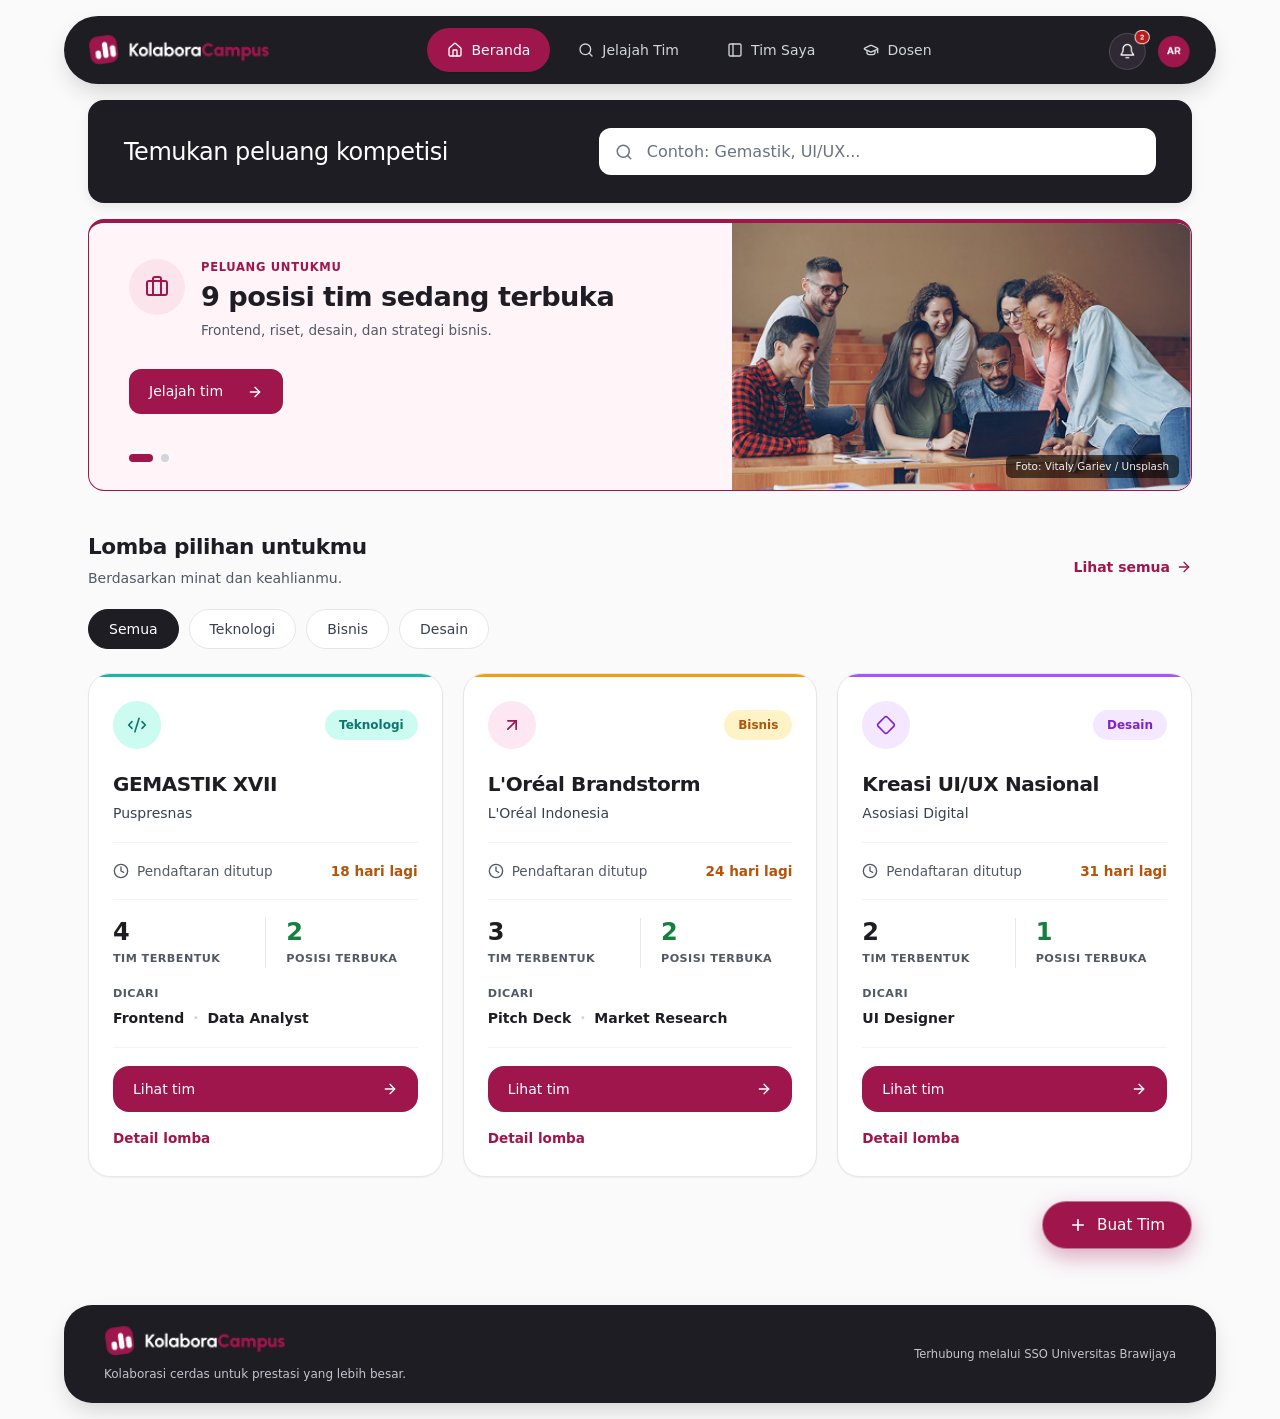
<file: index.html>
<!DOCTYPE html>
<html lang="id">
<head>
  <meta charset="UTF-8">
  <meta name="viewport" content="width=device-width, initial-scale=1.0">
  <title>Beranda — KolaboraCampus</title>
  <link rel="stylesheet" href="style.css">
</head>
<body>
  <a href="#konten-utama" class="skip-link">Lewati ke konten utama</a>

  <!-- HEADER & NAVIGASI -->
  <div class="site-header-wrapper">
    <header class="site-header">
      <a href="index.html" class="header-logo">
        <img src="assets/image/Logo.png" alt="KolaboraCampus">
      </a>

      <nav aria-label="Navigasi utama" class="desktop-nav">
        <a href="index.html" class="nav-link is-active" aria-current="page">
          <svg class="nav-icon" viewBox="0 0 24 24" fill="none" stroke="currentColor" stroke-width="2" stroke-linecap="round" stroke-linejoin="round" aria-hidden="true">
            <path d="M15 21v-8a1 1 0 0 0-1-1h-4a1 1 0 0 0-1 1v8"/>
            <path d="M3 10a2 2 0 0 1 .709-1.528l7-5.999a2 2 0 0 1 2.582 0l7 5.999A2 2 0 0 1 21 10v9a2 2 0 0 1-2 2H5a2 2 0 0 1-2-2z"/>
          </svg>
          <span>Beranda</span>
        </a>

        <a href="jelajah-tim.html" class="nav-link">
          <svg class="nav-icon" viewBox="0 0 24 24" fill="none" stroke="currentColor" stroke-width="2" stroke-linecap="round" stroke-linejoin="round" aria-hidden="true">
            <circle cx="11" cy="11" r="8"/>
            <path d="m21 21-4.3-4.3"/>
          </svg>
          <span>Jelajah Tim</span>
        </a>

        <a href="tim-saya.html" class="nav-link">
          <svg class="nav-icon" viewBox="0 0 24 24" fill="none" stroke="currentColor" stroke-width="2" stroke-linecap="round" stroke-linejoin="round" aria-hidden="true">
            <rect width="18" height="18" x="3" y="3" rx="2"/>
            <path d="M9 3v18"/>
          </svg>
          <span>Tim Saya</span>
        </a>

        <a href="dosen.html" class="nav-link">
          <svg class="nav-icon" viewBox="0 0 24 24" fill="none" stroke="currentColor" stroke-width="2" stroke-linecap="round" stroke-linejoin="round" aria-hidden="true">
            <path d="M21.42 10.922a1 1 0 0 0-.019-1.838L12.83 5.18a2 2 0 0 0-1.66 0L2.6 9.08a1 1 0 0 0 0 1.832l8.57 3.908a2 2 0 0 0 1.66 0z"/>
            <path d="M22 10v6"/>
            <path d="M6 12.5V16a6 3 0 0 0 12 0v-3.5"/>
          </svg>
          <span>Dosen</span>
        </a>
      </nav>

      <div class="header-actions">
        <button type="button" id="notprof-btn" class="notprof-btn" aria-label="Notifikasi dan Profil">
          <img src="assets/image/NotProf.png" alt="Notifikasi dan Profil">
        </button>

        <button
          type="button"
          id="mobile-menu-toggle"
          class="mobile-menu-toggle"
          aria-label="Buka menu"
          aria-expanded="false"
          aria-controls="mobile-nav-drawer"
        >
          <svg class="icon-open" width="20" height="20" viewBox="0 0 24 24" fill="none" stroke="currentColor" stroke-width="2" stroke-linecap="round" stroke-linejoin="round" aria-hidden="true">
            <line x1="4" x2="20" y1="12" y2="12"/>
            <line x1="4" x2="20" y1="6" y2="6"/>
            <line x1="4" x2="20" y1="18" y2="18"/>
          </svg>
          <svg class="icon-close" width="20" height="20" viewBox="0 0 24 24" fill="none" stroke="currentColor" stroke-width="2" stroke-linecap="round" stroke-linejoin="round" aria-hidden="true">
            <path d="M18 6 6 18"/>
            <path d="m6 6 12 12"/>
          </svg>
        </button>
      </div>
    </header>

    <div id="mobile-nav-drawer" class="mobile-nav-drawer">
      <nav aria-label="Navigasi mobile" class="mobile-nav">
        <a href="index.html" class="nav-link is-active" aria-current="page">
          <svg class="nav-icon" viewBox="0 0 24 24" fill="none" stroke="currentColor" stroke-width="2" stroke-linecap="round" stroke-linejoin="round" aria-hidden="true">
            <path d="M15 21v-8a1 1 0 0 0-1-1h-4a1 1 0 0 0-1 1v8"/>
            <path d="M3 10a2 2 0 0 1 .709-1.528l7-5.999a2 2 0 0 1 2.582 0l7 5.999A2 2 0 0 1 21 10v9a2 2 0 0 1-2 2H5a2 2 0 0 1-2-2z"/>
          </svg>
          <span>Beranda</span>
        </a>
        <a href="jelajah-tim.html" class="nav-link">
          <svg class="nav-icon" viewBox="0 0 24 24" fill="none" stroke="currentColor" stroke-width="2" stroke-linecap="round" stroke-linejoin="round" aria-hidden="true">
            <circle cx="11" cy="11" r="8"/>
            <path d="m21 21-4.3-4.3"/>
          </svg>
          <span>Jelajah Tim</span>
        </a>
        <a href="tim-saya.html" class="nav-link">
          <svg class="nav-icon" viewBox="0 0 24 24" fill="none" stroke="currentColor" stroke-width="2" stroke-linecap="round" stroke-linejoin="round" aria-hidden="true">
            <rect width="18" height="18" x="3" y="3" rx="2"/>
            <path d="M9 3v18"/>
          </svg>
          <span>Tim Saya</span>
        </a>
        <a href="dosen.html" class="nav-link">
          <svg class="nav-icon" viewBox="0 0 24 24" fill="none" stroke="currentColor" stroke-width="2" stroke-linecap="round" stroke-linejoin="round" aria-hidden="true">
            <path d="M21.42 10.922a1 1 0 0 0-.019-1.838L12.83 5.18a2 2 0 0 0-1.66 0L2.6 9.08a1 1 0 0 0 0 1.832l8.57 3.908a2 2 0 0 0 1.66 0z"/>
            <path d="M22 10v6"/>
            <path d="M6 12.5V16a6 3 0 0 0 12 0v-3.5"/>
          </svg>
          <span>Dosen</span>
        </a>
      </nav>
    </div>
  </div>

  <!-- KONTEN UTAMA BERANDA -->
  <main id="konten-utama" class="page-main" tabindex="-1">
    <!-- 1. Banner Pencarian (Pencarian.jsx) -->
    <section class="banner-section" aria-label="Pencarian kompetisi">
      <div class="container">
        <div class="search-banner">
          <h1 class="search-banner-title">Temukan peluang kompetisi</h1>

          <form id="beranda-search-form" class="search-banner-form" role="search">
            <label for="beranda-search-input" class="sr-only">Cari kompetisi, penyelenggara, kategori, atau posisi</label>
            <svg class="search-banner-icon" viewBox="0 0 24 24" fill="none" stroke="currentColor" stroke-width="2" stroke-linecap="round" stroke-linejoin="round" aria-hidden="true">
              <circle cx="11" cy="11" r="8"/>
              <path d="m21 21-4.3-4.3"/>
            </svg>
            <input
              type="search"
              id="beranda-search-input"
              class="search-banner-input"
              placeholder="Contoh: Gemastik, UI/UX..."
              autocomplete="off"
            >
          </form>
        </div>
      </div>
    </section>

    <!-- 2. Carousel Informasi Terbaru (Info.jsx) -->
    <section class="banner-section" aria-label="Informasi terbaru">
      <div class="container">
        <div id="info-carousel" class="info-carousel">
          <div id="info-carousel-track" class="info-carousel-track">
            <!-- Slide 1 -->
            <div class="info-slide">
              <div class="info-slide-content">
                <div class="info-slide-head">
                  <div class="info-slide-icon" aria-hidden="true">
                    <svg width="24" height="24" viewBox="0 0 24 24" fill="none" stroke="currentColor" stroke-width="2" stroke-linecap="round" stroke-linejoin="round">
                      <path d="M16 20V4a2 2 0 0 0-2-2h-4a2 2 0 0 0-2 2v16"/>
                      <rect width="20" height="14" x="2" y="6" rx="2"/>
                    </svg>
                  </div>
                  <div>
                    <p class="info-slide-category">Peluang Untukmu</p>
                    <h2 class="info-slide-title">9 posisi tim sedang terbuka</h2>
                    <p class="info-slide-desc">Frontend, riset, desain, dan strategi bisnis.</p>
                  </div>
                </div>

                <a href="jelajah-tim.html" class="info-slide-cta">
                  <span>Jelajah tim</span>
                  <svg width="16" height="16" viewBox="0 0 24 24" fill="none" stroke="currentColor" stroke-width="2" stroke-linecap="round" stroke-linejoin="round" aria-hidden="true">
                    <path d="M5 12h14"/>
                    <path d="m12 5 7 7-7 7"/>
                  </svg>
                </a>
              </div>

              <div class="info-slide-media">
                <img src="assets/image/Figure2.png" alt="Ilustrasi kolaborasi tim mahasiswa">
                <span class="info-slide-credit">Foto: Vitaly Gariev / Unsplash</span>
              </div>
            </div>

            <!-- Slide 2 -->
            <div class="info-slide">
              <div class="info-slide-content">
                <div class="info-slide-head">
                  <div class="info-slide-icon" aria-hidden="true">
                    <svg width="24" height="24" viewBox="0 0 24 24" fill="none" stroke="currentColor" stroke-width="2" stroke-linecap="round" stroke-linejoin="round">
                      <path d="M21.42 10.922a1 1 0 0 0-.019-1.838L12.83 5.18a2 2 0 0 0-1.66 0L2.6 9.08a1 1 0 0 0 0 1.832l8.57 3.908a2 2 0 0 0 1.66 0z"/>
                      <path d="M22 10v6"/>
                      <path d="M6 12.5V16a6 3 0 0 0 12 0v-3.5"/>
                    </svg>
                  </div>
                  <div>
                    <p class="info-slide-category">Dosen Pembimbing</p>
                    <h2 class="info-slide-title">2 dosen sesuai bidang timmu</h2>
                    <p class="info-slide-desc">Lihat keahlian dan kuota bimbingan yang tersedia.</p>
                  </div>
                </div>

                <a href="dosen.html" class="info-slide-cta">
                  <span>Lihat dosen</span>
                  <svg width="16" height="16" viewBox="0 0 24 24" fill="none" stroke="currentColor" stroke-width="2" stroke-linecap="round" stroke-linejoin="round" aria-hidden="true">
                    <path d="M5 12h14"/>
                    <path d="m12 5 7 7-7 7"/>
                  </svg>
                </a>
              </div>

              <div class="info-slide-media">
                <img src="assets/image/Figure.png" alt="Ilustrasi diskusi bersama dosen pembimbing">
                <span class="info-slide-credit">Foto: Vitaly Gariev / Unsplash</span>
              </div>
            </div>
          </div>

          <!-- Indikator Titik Carousel -->
          <div class="info-carousel-dots" role="tablist" aria-label="Pilih slide informasi">
            <button type="button" class="carousel-dot is-active" data-slide-index="0" aria-label="Slide 1" aria-selected="true"></button>
            <button type="button" class="carousel-dot" data-slide-index="1" aria-label="Slide 2" aria-selected="false"></button>
          </div>
        </div>
      </div>
    </section>

    <!-- 3. Section Lomba Pilihan (Beranda.jsx + Lomba.jsx) -->
    <section class="lomba-section" aria-labelledby="judul-lomba-pilihan">
      <div class="container">
        <div class="section-header-row">
          <div>
            <h2 id="judul-lomba-pilihan" class="section-title">Lomba pilihan untukmu</h2>
            <p class="section-subtitle">Berdasarkan minat dan keahlianmu.</p>
          </div>

          <button type="button" id="btn-lihat-semua-lomba" class="link-action">
            <span>Lihat semua</span>
            <svg width="16" height="16" viewBox="0 0 24 24" fill="none" stroke="currentColor" stroke-width="2" stroke-linecap="round" stroke-linejoin="round" aria-hidden="true">
              <path d="M5 12h14"/>
              <path d="m12 5 7 7-7 7"/>
            </svg>
          </button>
        </div>

        <!-- Filter Kategori -->
        <div id="lomba-category-filters" class="category-pills" role="group" aria-label="Filter kategori lomba">
          <button type="button" class="category-pill is-active" data-category="Semua" aria-pressed="true">Semua</button>
          <button type="button" class="category-pill" data-category="Teknologi" aria-pressed="false">Teknologi</button>
          <button type="button" class="category-pill" data-category="Bisnis" aria-pressed="false">Bisnis</button>
          <button type="button" class="category-pill" data-category="Desain" aria-pressed="false">Desain</button>
        </div>

        <!-- Pengumuman hasil filter untuk pembaca layar -->
        <p id="lomba-filter-status" class="sr-only" role="status" aria-live="polite"></p>

        <!-- Grid Kartu Lomba -->
        <div id="lomba-grid" class="lomba-grid">
          <!-- Kartu 1: GEMASTIK XVII -->
          <article
            class="lomba-card variant-teal"
            data-lomba-id="1"
            data-category="Teknologi"
            data-keywords="gemastik xvii puspresnas teknologi frontend data analyst"
          >
            <div class="lomba-card-accent"></div>
            <div class="lomba-card-body">
              <div>
                <div class="lomba-card-top">
                  <div class="lomba-icon-circle" aria-hidden="true">
                    <svg width="20" height="20" viewBox="0 0 24 24" fill="none" stroke="currentColor" stroke-width="2" stroke-linecap="round" stroke-linejoin="round">
                      <path d="m18 16 4-4-4-4"/>
                      <path d="m6 8-4 4 4 4"/>
                      <path d="m14.5 4-5 16"/>
                    </svg>
                  </div>
                  <span class="lomba-badge">Teknologi</span>
                </div>

                <div class="lomba-heading">
                  <h3 class="lomba-title">GEMASTIK XVII</h3>
                  <p class="lomba-organizer">Puspresnas</p>
                </div>

                <hr class="card-divider">

                <div class="lomba-deadline">
                  <span class="lomba-deadline-label">
                    <svg width="16" height="16" viewBox="0 0 24 24" fill="none" stroke="currentColor" stroke-width="2" stroke-linecap="round" stroke-linejoin="round" aria-hidden="true">
                      <circle cx="12" cy="12" r="10"/>
                      <polyline points="12 6 12 12 16 14"/>
                    </svg>
                    <span>Pendaftaran ditutup</span>
                  </span>
                  <span class="lomba-deadline-value">18 hari lagi</span>
                </div>

                <hr class="card-divider">

                <div class="lomba-stats">
                  <div class="lomba-stat-item">
                    <p class="lomba-stat-num">4</p>
                    <p class="lomba-stat-label">Tim Terbentuk</p>
                  </div>
                  <div class="lomba-stat-item is-open-pos">
                    <p class="lomba-stat-num is-green">2</p>
                    <p class="lomba-stat-label">Posisi Terbuka</p>
                  </div>
                </div>

                <div class="lomba-roles-block">
                  <p class="lomba-stat-label">Dicari</p>
                  <p class="lomba-roles-list">Frontend <span class="role-dot">·</span> Data Analyst</p>
                </div>
              </div>

              <div>
                <hr class="card-divider">
                <a href="jelajah-tim.html" class="lomba-btn-primary">
                  <span>Lihat tim</span>
                  <svg width="16" height="16" viewBox="0 0 24 24" fill="none" stroke="currentColor" stroke-width="2" stroke-linecap="round" stroke-linejoin="round" aria-hidden="true">
                    <path d="M5 12h14"/>
                    <path d="m12 5 7 7-7 7"/>
                  </svg>
                </a>
                <button type="button" class="lomba-btn-detail" data-open-detail="1">Detail lomba</button>
              </div>
            </div>
          </article>

          <!-- Kartu 2: L'Oréal Brandstorm -->
          <article
            class="lomba-card variant-amber"
            data-lomba-id="2"
            data-category="Bisnis"
            data-keywords="l'oreal loreal brandstorm indonesia bisnis pitch deck market research"
          >
            <div class="lomba-card-accent"></div>
            <div class="lomba-card-body">
              <div>
                <div class="lomba-card-top">
                  <div class="lomba-icon-circle" aria-hidden="true">
                    <svg width="20" height="20" viewBox="0 0 24 24" fill="none" stroke="currentColor" stroke-width="2" stroke-linecap="round" stroke-linejoin="round">
                      <path d="M7 7h10v10"/>
                      <path d="M7 17 17 7"/>
                    </svg>
                  </div>
                  <span class="lomba-badge">Bisnis</span>
                </div>

                <div class="lomba-heading">
                  <h3 class="lomba-title">L'Oréal Brandstorm</h3>
                  <p class="lomba-organizer">L'Oréal Indonesia</p>
                </div>

                <hr class="card-divider">

                <div class="lomba-deadline">
                  <span class="lomba-deadline-label">
                    <svg width="16" height="16" viewBox="0 0 24 24" fill="none" stroke="currentColor" stroke-width="2" stroke-linecap="round" stroke-linejoin="round" aria-hidden="true">
                      <circle cx="12" cy="12" r="10"/>
                      <polyline points="12 6 12 12 16 14"/>
                    </svg>
                    <span>Pendaftaran ditutup</span>
                  </span>
                  <span class="lomba-deadline-value">24 hari lagi</span>
                </div>

                <hr class="card-divider">

                <div class="lomba-stats">
                  <div class="lomba-stat-item">
                    <p class="lomba-stat-num">3</p>
                    <p class="lomba-stat-label">Tim Terbentuk</p>
                  </div>
                  <div class="lomba-stat-item is-open-pos">
                    <p class="lomba-stat-num is-green">2</p>
                    <p class="lomba-stat-label">Posisi Terbuka</p>
                  </div>
                </div>

                <div class="lomba-roles-block">
                  <p class="lomba-stat-label">Dicari</p>
                  <p class="lomba-roles-list">Pitch Deck <span class="role-dot">·</span> Market Research</p>
                </div>
              </div>

              <div>
                <hr class="card-divider">
                <a href="jelajah-tim.html" class="lomba-btn-primary">
                  <span>Lihat tim</span>
                  <svg width="16" height="16" viewBox="0 0 24 24" fill="none" stroke="currentColor" stroke-width="2" stroke-linecap="round" stroke-linejoin="round" aria-hidden="true">
                    <path d="M5 12h14"/>
                    <path d="m12 5 7 7-7 7"/>
                  </svg>
                </a>
                <button type="button" class="lomba-btn-detail" data-open-detail="2">Detail lomba</button>
              </div>
            </div>
          </article>

          <!-- Kartu 3: Kreasi UI/UX Nasional -->
          <article
            class="lomba-card variant-purple"
            data-lomba-id="3"
            data-category="Desain"
            data-keywords="kreasi ui/ux ui ux nasional asosiasi digital desain ui designer"
          >
            <div class="lomba-card-accent"></div>
            <div class="lomba-card-body">
              <div>
                <div class="lomba-card-top">
                  <div class="lomba-icon-circle" aria-hidden="true">
                    <svg width="20" height="20" viewBox="0 0 24 24" fill="none" stroke="currentColor" stroke-width="2" stroke-linecap="round" stroke-linejoin="round">
                      <path d="M2.7 10.3a2.41 2.41 0 0 0 0 3.41l7.59 7.59a2.41 2.41 0 0 0 3.41 0l7.59-7.59a2.41 2.41 0 0 0 0-3.41l-7.59-7.59a2.41 2.41 0 0 0-3.41 0Z"/>
                    </svg>
                  </div>
                  <span class="lomba-badge">Desain</span>
                </div>

                <div class="lomba-heading">
                  <h3 class="lomba-title">Kreasi UI/UX Nasional</h3>
                  <p class="lomba-organizer">Asosiasi Digital</p>
                </div>

                <hr class="card-divider">

                <div class="lomba-deadline">
                  <span class="lomba-deadline-label">
                    <svg width="16" height="16" viewBox="0 0 24 24" fill="none" stroke="currentColor" stroke-width="2" stroke-linecap="round" stroke-linejoin="round" aria-hidden="true">
                      <circle cx="12" cy="12" r="10"/>
                      <polyline points="12 6 12 12 16 14"/>
                    </svg>
                    <span>Pendaftaran ditutup</span>
                  </span>
                  <span class="lomba-deadline-value">31 hari lagi</span>
                </div>

                <hr class="card-divider">

                <div class="lomba-stats">
                  <div class="lomba-stat-item">
                    <p class="lomba-stat-num">2</p>
                    <p class="lomba-stat-label">Tim Terbentuk</p>
                  </div>
                  <div class="lomba-stat-item is-open-pos">
                    <p class="lomba-stat-num is-green">1</p>
                    <p class="lomba-stat-label">Posisi Terbuka</p>
                  </div>
                </div>

                <div class="lomba-roles-block">
                  <p class="lomba-stat-label">Dicari</p>
                  <p class="lomba-roles-list">UI Designer</p>
                </div>
              </div>

              <div>
                <hr class="card-divider">
                <a href="jelajah-tim.html" class="lomba-btn-primary">
                  <span>Lihat tim</span>
                  <svg width="16" height="16" viewBox="0 0 24 24" fill="none" stroke="currentColor" stroke-width="2" stroke-linecap="round" stroke-linejoin="round" aria-hidden="true">
                    <path d="M5 12h14"/>
                    <path d="m12 5 7 7-7 7"/>
                  </svg>
                </a>
                <button type="button" class="lomba-btn-detail" data-open-detail="3">Detail lomba</button>
              </div>
            </div>
          </article>
        </div>

        <!-- Kondisi Kosong Pencarian -->
        <div id="lomba-empty-state" class="empty-box is-hidden">
          Tidak ada lomba yang cocok dengan pencarianmu.
        </div>

        <!-- Tombol Buat Tim (BuatTimButton.jsx) -->
        <div class="section-bottom-action">
          <button type="button" class="btn-buat-tim" data-open-buat-tim>
            <svg width="18" height="18" viewBox="0 0 24 24" fill="none" stroke="currentColor" stroke-width="2.2" stroke-linecap="round" stroke-linejoin="round" aria-hidden="true">
              <path d="M5 12h14"/>
              <path d="M12 5v14"/>
            </svg>
            <span>Buat Tim</span>
          </button>
        </div>
      </div>
    </section>
  </main>

  <!-- FOOTER -->
  <div class="site-footer-wrapper">
    <footer class="site-footer">
      <div class="footer-brand">
        <img src="assets/image/Logo.png" alt="KolaboraCampus">
        <p class="footer-tagline">Kolaborasi cerdas untuk prestasi yang lebih besar.</p>
      </div>
      <p class="footer-sso">Terhubung melalui SSO Universitas Brawijaya</p>
    </footer>
  </div>

  <!-- ====================================================================
       DIALOG 1: DETAIL LOMBA (DetailLombaDialog.jsx)
       ==================================================================== -->
  <div id="detail-lomba-modal" class="modal-overlay" role="dialog" aria-modal="true" aria-labelledby="dialog-lomba-title">
    <div id="detail-lomba-card" class="modal-card modal-detail-card variant-teal">
      <div class="detail-top-bar"></div>

      <div class="detail-header">
        <div class="detail-header-left">
          <div id="detail-lomba-icon" class="detail-icon-circle" aria-hidden="true"></div>
          <div>
            <span id="detail-lomba-category" class="lomba-badge">Teknologi</span>
            <h2 id="dialog-lomba-title" class="detail-title">Nama Lomba</h2>
            <p id="detail-lomba-organizer" class="detail-organizer">Penyelenggara</p>
          </div>
        </div>

        <button type="button" class="modal-close-btn" data-close-modal aria-label="Tutup dialog">
          <svg width="20" height="20" viewBox="0 0 24 24" fill="none" stroke="currentColor" stroke-width="2" stroke-linecap="round" stroke-linejoin="round" aria-hidden="true">
            <path d="M18 6 6 18"/>
            <path d="m6 6 12 12"/>
          </svg>
        </button>
      </div>

      <div class="detail-stats-row">
        <div class="detail-stat-cell">
          <svg class="detail-stat-icon" width="20" height="20" viewBox="0 0 24 24" fill="none" stroke="currentColor" stroke-width="2" stroke-linecap="round" stroke-linejoin="round" aria-hidden="true">
            <circle cx="12" cy="12" r="10"/>
            <polyline points="12 6 12 12 16 14"/>
          </svg>
          <div>
            <p class="detail-stat-label">Batas Pendaftaran</p>
            <p id="detail-lomba-deadline" class="detail-stat-val">18 hari lagi</p>
          </div>
        </div>

        <div class="detail-stat-cell">
          <svg class="detail-stat-icon" width="20" height="20" viewBox="0 0 24 24" fill="none" stroke="currentColor" stroke-width="2" stroke-linecap="round" stroke-linejoin="round" aria-hidden="true">
            <path d="M16 21v-2a4 4 0 0 0-4-4H6a4 4 0 0 0-4 4v2"/>
            <circle cx="9" cy="7" r="4"/>
            <path d="M22 21v-2a4 4 0 0 0-3-3.87"/>
            <path d="M16 3.13a4 4 0 0 1 0 7.75"/>
          </svg>
          <div>
            <p class="detail-stat-label">Tim Terbentuk</p>
            <p id="detail-lomba-teams" class="detail-stat-val">4 tim</p>
          </div>
        </div>

        <div class="detail-stat-cell">
          <svg class="detail-stat-icon" width="20" height="20" viewBox="0 0 24 24" fill="none" stroke="currentColor" stroke-width="2" stroke-linecap="round" stroke-linejoin="round" aria-hidden="true">
            <path d="M16 20V4a2 2 0 0 0-2-2h-4a2 2 0 0 0-2 2v16"/>
            <rect width="20" height="14" x="2" y="6" rx="2"/>
          </svg>
          <div>
            <p class="detail-stat-label">Posisi Terbuka</p>
            <p id="detail-lomba-open" class="detail-stat-val">2 posisi</p>
          </div>
        </div>
      </div>

      <div class="detail-content">
        <div class="detail-two-col">
          <div>
            <h3 class="detail-subhead">Tentang kompetisi</h3>
            <p id="detail-lomba-desc" class="detail-paragraph"></p>
          </div>
          <div>
            <h3 class="detail-subhead">Ketentuan tim</h3>
            <ul id="detail-lomba-req" class="detail-req-list"></ul>
          </div>
        </div>

        <div class="detail-summary-box">
          <div class="detail-summary-col">
            <p id="detail-summary-teams" class="detail-summary-title">4 tim</p>
            <p class="detail-summary-sub">dapat dijelajahi</p>
          </div>
          <div class="detail-summary-col">
            <p id="detail-summary-open" class="detail-summary-title">2 posisi</p>
            <p id="detail-summary-roles" class="detail-summary-sub">Frontend · Data Analyst</p>
          </div>
        </div>
      </div>

      <div class="detail-footer">
        <button type="button" class="btn btn-outline" data-close-modal>Tutup</button>
        <a href="jelajah-tim.html" class="btn btn-primary">Jelajahi tim lomba ini</a>
      </div>
    </div>
  </div>

  <!-- ====================================================================
       DIALOG 2: BUAT TIM BARU (BuatTimDialog.jsx)
       ==================================================================== -->
  <div id="buat-tim-modal" class="modal-overlay" role="dialog" aria-modal="true" aria-labelledby="buat-tim-title">
    <div class="modal-card">
      <button type="button" class="modal-close-btn modal-close-floating" data-close-modal aria-label="Tutup dialog">
        <svg width="20" height="20" viewBox="0 0 24 24" fill="none" stroke="currentColor" stroke-width="2" stroke-linecap="round" stroke-linejoin="round" aria-hidden="true">
          <path d="M18 6 6 18"/>
          <path d="m6 6 12 12"/>
        </svg>
      </button>

      <div class="modal-icon-badge" aria-hidden="true">
        <svg width="20" height="20" viewBox="0 0 24 24" fill="none" stroke="currentColor" stroke-width="2" stroke-linecap="round" stroke-linejoin="round">
          <path d="M16 21v-2a4 4 0 0 0-4-4H6a4 4 0 0 0-4 4v2"/>
          <circle cx="9" cy="7" r="4"/>
          <path d="M22 21v-2a4 4 0 0 0-3-3.87"/>
          <path d="M16 3.13a4 4 0 0 1 0 7.75"/>
        </svg>
      </div>

      <h2 id="buat-tim-title" class="modal-title">Buat tim baru</h2>
      <p class="modal-subtitle">
        Lengkapi identitas tim dan kebutuhan anggota. Tim akan langsung muncul di &ldquo;Tim Saya&rdquo;.
      </p>

      <form id="buat-tim-form" class="modal-form">
        <!-- Nama Tim -->
        <div class="form-field">
          <label for="nama-tim" class="form-label">Nama tim</label>
          <input
            id="nama-tim"
            name="nama_tim"
            type="text"
            required
            placeholder="Contoh: Tim Aurora"
            class="form-control"
          >
        </div>

        <!-- Lomba yang Diikuti -->
        <div class="form-field">
          <label for="lomba-diikuti" class="form-label">Lomba yang diikuti</label>
          <div class="select-wrapper">
            <select id="lomba-diikuti" name="lomba" class="form-control form-select">
              <option value="GEMASTIK XVII">GEMASTIK XVII</option>
              <option value="L'Oréal Brandstorm">L'Oréal Brandstorm</option>
              <option value="Kreasi UI/UX Nasional">Kreasi UI/UX Nasional</option>
            </select>
            <svg class="select-chevron" width="16" height="16" viewBox="0 0 24 24" fill="none" stroke="currentColor" stroke-width="2" stroke-linecap="round" stroke-linejoin="round" aria-hidden="true">
              <path d="m6 9 6 6 6-6"/>
            </svg>
          </div>
        </div>

        <!-- Posisi yang Dibutuhkan -->
        <div class="form-field">
          <p class="form-label">Posisi yang dibutuhkan</p>
          <div class="position-cols-head">
            <span class="position-col-name">Nama Posisi</span>
            <span class="position-col-qty">Jumlah</span>
          </div>

          <div id="positions-list" class="positions-list">
            <div class="position-row">
              <input
                type="text"
                name="posisi_nama[]"
                required
                placeholder="Contoh: Backend Developer"
                aria-label="Nama posisi"
                class="form-control position-input-name"
              >
              <input
                type="number"
                name="posisi_jumlah[]"
                min="1"
                max="10"
                value="1"
                aria-label="Jumlah posisi"
                class="form-control position-input-qty"
              >
            </div>
          </div>

          <button type="button" id="btn-add-position" class="btn-add-position">
            <svg width="14" height="14" viewBox="0 0 24 24" fill="none" stroke="currentColor" stroke-width="2.2" stroke-linecap="round" stroke-linejoin="round" aria-hidden="true">
              <path d="M5 12h14"/>
              <path d="M12 5v14"/>
            </svg>
            <span>Tambah posisi</span>
          </button>
        </div>

        <!-- Siapa yang Membuka Tim -->
        <div class="form-field">
          <label for="pembuka-tim" class="form-label">Siapa yang membuka tim?</label>
          <div class="select-wrapper">
            <select id="pembuka-tim" name="pembuka_tim" class="form-control form-select">
              <option value="Saya sebagai mahasiswa">Saya sebagai mahasiswa</option>
              <option value="Saya sebagai dosen">Saya sebagai dosen</option>
            </select>
            <svg class="select-chevron" width="16" height="16" viewBox="0 0 24 24" fill="none" stroke="currentColor" stroke-width="2" stroke-linecap="round" stroke-linejoin="round" aria-hidden="true">
              <path d="m6 9 6 6 6-6"/>
            </svg>
          </div>
        </div>

        <!-- Kondisi Dosen Pembimbing (Fieldset Semantik WCAG) -->
        <fieldset class="form-fieldset">
          <legend class="form-label">Kondisi dosen pembimbing</legend>

          <div class="radio-card-grid">
            <label class="radio-card" for="dosen-sudah">
              <input type="radio" id="dosen-sudah" name="kondisi_dosen" value="sudah" class="sr-only">
              <span class="radio-dot" aria-hidden="true"></span>
              <svg width="16" height="16" viewBox="0 0 24 24" fill="none" stroke="currentColor" stroke-width="2.2" stroke-linecap="round" stroke-linejoin="round" aria-hidden="true">
                <path d="M20 6 9 17l-5-5"/>
              </svg>
              <span>Sudah ada</span>
            </label>

            <label class="radio-card is-selected" for="dosen-belum">
              <input type="radio" id="dosen-belum" name="kondisi_dosen" value="belum" checked class="sr-only">
              <span class="radio-dot" aria-hidden="true"></span>
              <svg width="16" height="16" viewBox="0 0 24 24" fill="none" stroke="currentColor" stroke-width="2" stroke-linecap="round" stroke-linejoin="round" aria-hidden="true">
                <circle cx="11" cy="11" r="8"/>
                <path d="m21 21-4.3-4.3"/>
              </svg>
              <span>Belum ada</span>
            </label>
          </div>

          <p id="kondisi-dosen-hint" class="form-hint">
            Tim akan ditandai &ldquo;Mencari dosen pembimbing&rdquo;.
          </p>
        </fieldset>

        <hr class="modal-divider">

        <div class="modal-actions">
          <button type="button" class="btn btn-outline" data-close-modal>Batal</button>
          <button type="submit" class="btn btn-primary">
            <svg width="16" height="16" viewBox="0 0 24 24" fill="none" stroke="currentColor" stroke-width="2.2" stroke-linecap="round" stroke-linejoin="round" aria-hidden="true">
              <path d="M5 12h14"/>
              <path d="M12 5v14"/>
            </svg>
            <span>Buat tim &amp; buka workspace</span>
          </button>
        </div>
      </form>
    </div>
  </div>

  <!-- Toast Status Global -->
  <div id="status-toast" class="status-toast" role="status" aria-live="polite" aria-atomic="true">
    <div>
      <p id="status-toast-title" class="status-toast-title"></p>
      <p id="status-toast-message" class="status-toast-message"></p>
    </div>
  </div>

  <script src="script.js"></script>
</body>
</html>
</file>
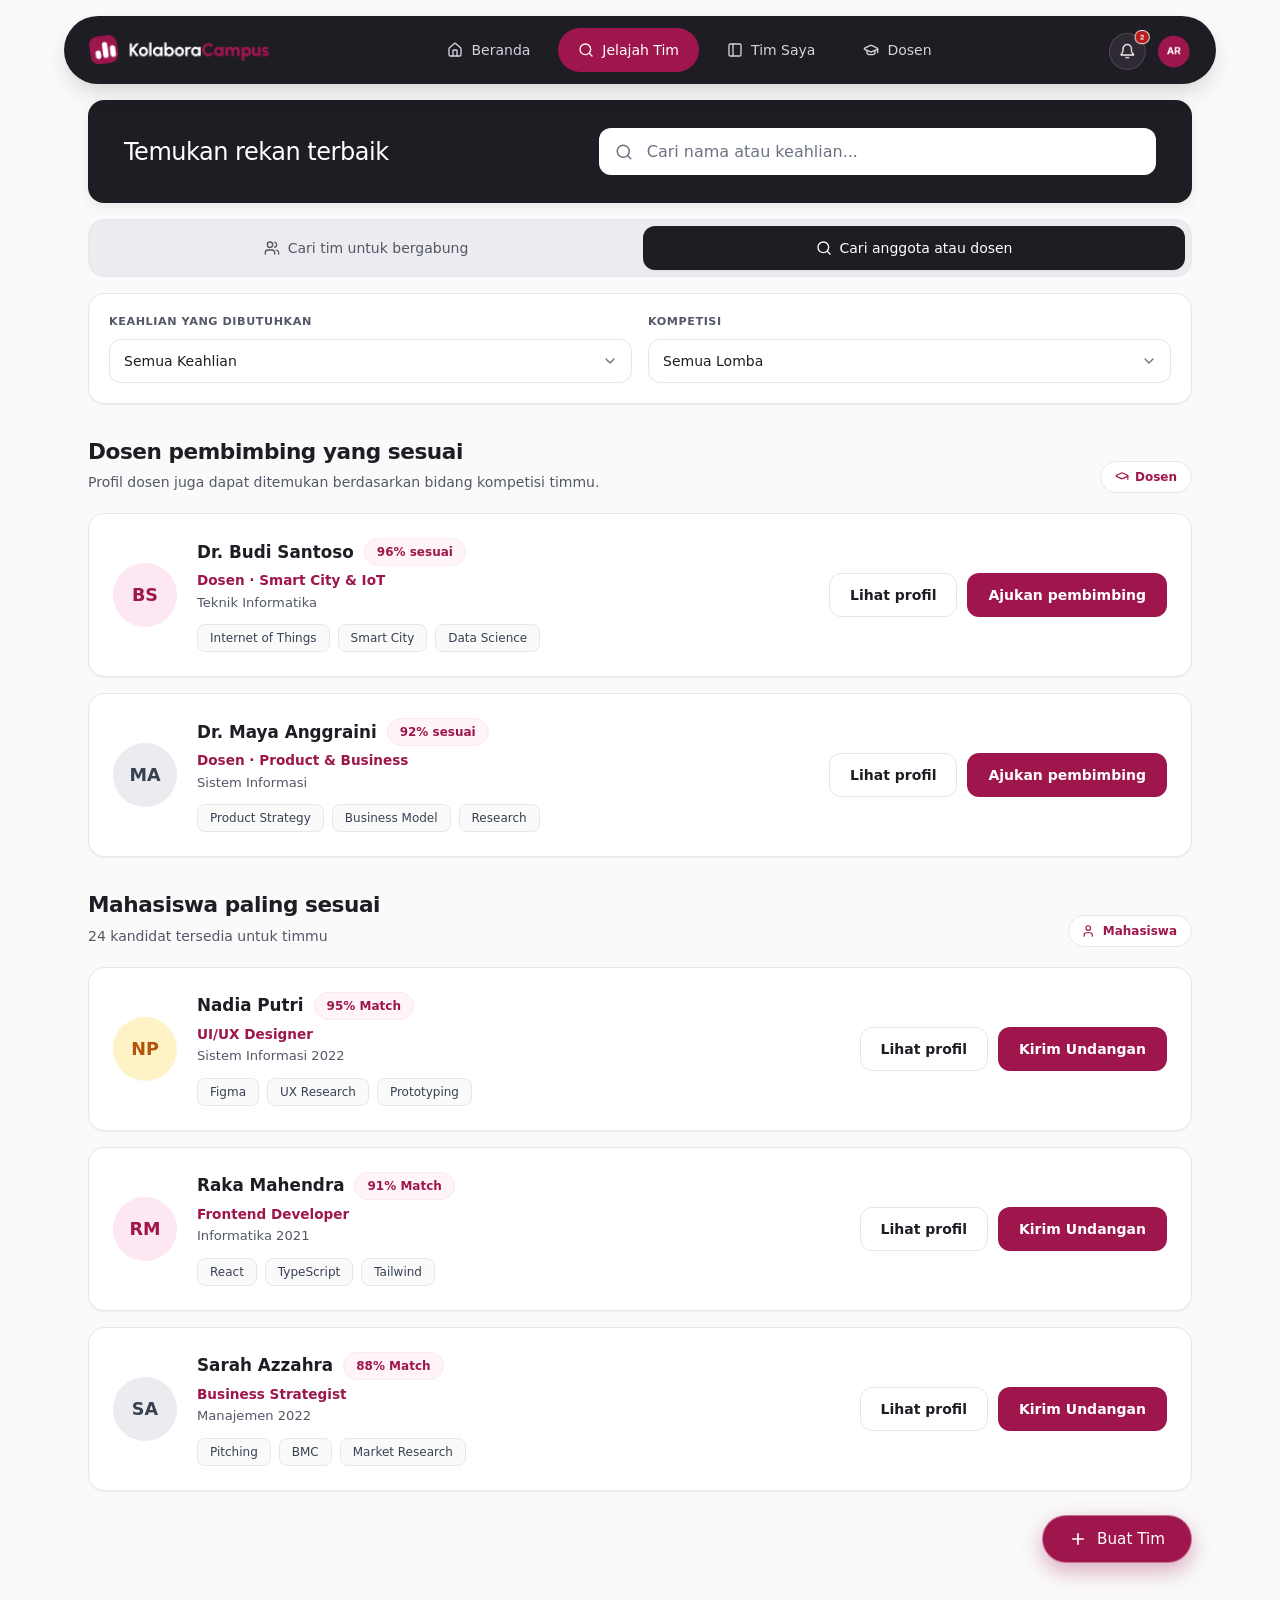
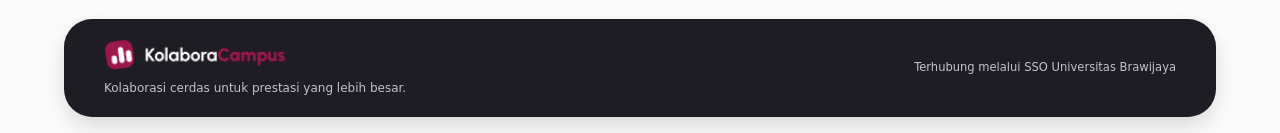
<file: cari-anggota.html>
<!DOCTYPE html>
<html lang="id">
<head>
  <meta charset="UTF-8">
  <meta name="viewport" content="width=device-width, initial-scale=1.0">
  <title>Cari Anggota &amp; Dosen — KolaboraCampus</title>
  <link rel="stylesheet" href="style.css">
</head>
<body>
  <a href="#konten-utama" class="skip-link">Lewati ke konten utama</a>

  <!-- HEADER & NAVIGASI (Pill aktif tetap di Jelajah Tim sesuai App.jsx) -->
  <div class="site-header-wrapper">
    <header class="site-header">
      <a href="index.html" class="header-logo">
        <img src="assets/image/Logo.png" alt="KolaboraCampus">
      </a>

      <nav aria-label="Navigasi utama" class="desktop-nav">
        <a href="index.html" class="nav-link">
          <svg class="nav-icon" viewBox="0 0 24 24" fill="none" stroke="currentColor" stroke-width="2" stroke-linecap="round" stroke-linejoin="round" aria-hidden="true">
            <path d="M15 21v-8a1 1 0 0 0-1-1h-4a1 1 0 0 0-1 1v8"/>
            <path d="M3 10a2 2 0 0 1 .709-1.528l7-5.999a2 2 0 0 1 2.582 0l7 5.999A2 2 0 0 1 21 10v9a2 2 0 0 1-2 2H5a2 2 0 0 1-2-2z"/>
          </svg>
          <span>Beranda</span>
        </a>

        <a href="jelajah-tim.html" class="nav-link is-active" aria-current="page">
          <svg class="nav-icon" viewBox="0 0 24 24" fill="none" stroke="currentColor" stroke-width="2" stroke-linecap="round" stroke-linejoin="round" aria-hidden="true">
            <circle cx="11" cy="11" r="8"/>
            <path d="m21 21-4.3-4.3"/>
          </svg>
          <span>Jelajah Tim</span>
        </a>

        <a href="tim-saya.html" class="nav-link">
          <svg class="nav-icon" viewBox="0 0 24 24" fill="none" stroke="currentColor" stroke-width="2" stroke-linecap="round" stroke-linejoin="round" aria-hidden="true">
            <rect width="18" height="18" x="3" y="3" rx="2"/>
            <path d="M9 3v18"/>
          </svg>
          <span>Tim Saya</span>
        </a>

        <a href="dosen.html" class="nav-link">
          <svg class="nav-icon" viewBox="0 0 24 24" fill="none" stroke="currentColor" stroke-width="2" stroke-linecap="round" stroke-linejoin="round" aria-hidden="true">
            <path d="M21.42 10.922a1 1 0 0 0-.019-1.838L12.83 5.18a2 2 0 0 0-1.66 0L2.6 9.08a1 1 0 0 0 0 1.832l8.57 3.908a2 2 0 0 0 1.66 0z"/>
            <path d="M22 10v6"/>
            <path d="M6 12.5V16a6 3 0 0 0 12 0v-3.5"/>
          </svg>
          <span>Dosen</span>
        </a>
      </nav>

      <div class="header-actions">
        <button type="button" id="notprof-btn" class="notprof-btn" aria-label="Notifikasi dan Profil">
          <img src="assets/image/NotProf.png" alt="Notifikasi dan Profil">
        </button>

        <button
          type="button"
          id="mobile-menu-toggle"
          class="mobile-menu-toggle"
          aria-label="Buka menu"
          aria-expanded="false"
          aria-controls="mobile-nav-drawer"
        >
          <svg class="icon-open" width="20" height="20" viewBox="0 0 24 24" fill="none" stroke="currentColor" stroke-width="2" stroke-linecap="round" stroke-linejoin="round" aria-hidden="true">
            <line x1="4" x2="20" y1="12" y2="12"/>
            <line x1="4" x2="20" y1="6" y2="6"/>
            <line x1="4" x2="20" y1="18" y2="18"/>
          </svg>
          <svg class="icon-close" width="20" height="20" viewBox="0 0 24 24" fill="none" stroke="currentColor" stroke-width="2" stroke-linecap="round" stroke-linejoin="round" aria-hidden="true">
            <path d="M18 6 6 18"/>
            <path d="m6 6 12 12"/>
          </svg>
        </button>
      </div>
    </header>

    <div id="mobile-nav-drawer" class="mobile-nav-drawer">
      <nav aria-label="Navigasi mobile" class="mobile-nav">
        <a href="index.html" class="nav-link">
          <svg class="nav-icon" viewBox="0 0 24 24" fill="none" stroke="currentColor" stroke-width="2" stroke-linecap="round" stroke-linejoin="round" aria-hidden="true">
            <path d="M15 21v-8a1 1 0 0 0-1-1h-4a1 1 0 0 0-1 1v8"/>
            <path d="M3 10a2 2 0 0 1 .709-1.528l7-5.999a2 2 0 0 1 2.582 0l7 5.999A2 2 0 0 1 21 10v9a2 2 0 0 1-2 2H5a2 2 0 0 1-2-2z"/>
          </svg>
          <span>Beranda</span>
        </a>
        <a href="jelajah-tim.html" class="nav-link is-active" aria-current="page">
          <svg class="nav-icon" viewBox="0 0 24 24" fill="none" stroke="currentColor" stroke-width="2" stroke-linecap="round" stroke-linejoin="round" aria-hidden="true">
            <circle cx="11" cy="11" r="8"/>
            <path d="m21 21-4.3-4.3"/>
          </svg>
          <span>Jelajah Tim</span>
        </a>
        <a href="tim-saya.html" class="nav-link">
          <svg class="nav-icon" viewBox="0 0 24 24" fill="none" stroke="currentColor" stroke-width="2" stroke-linecap="round" stroke-linejoin="round" aria-hidden="true">
            <rect width="18" height="18" x="3" y="3" rx="2"/>
            <path d="M9 3v18"/>
          </svg>
          <span>Tim Saya</span>
        </a>
        <a href="dosen.html" class="nav-link">
          <svg class="nav-icon" viewBox="0 0 24 24" fill="none" stroke="currentColor" stroke-width="2" stroke-linecap="round" stroke-linejoin="round" aria-hidden="true">
            <path d="M21.42 10.922a1 1 0 0 0-.019-1.838L12.83 5.18a2 2 0 0 0-1.66 0L2.6 9.08a1 1 0 0 0 0 1.832l8.57 3.908a2 2 0 0 0 1.66 0z"/>
            <path d="M22 10v6"/>
            <path d="M6 12.5V16a6 3 0 0 0 12 0v-3.5"/>
          </svg>
          <span>Dosen</span>
        </a>
      </nav>
    </div>
  </div>

  <!-- KONTEN UTAMA CARI ANGGOTA -->
  <main id="konten-utama" class="page-main" tabindex="-1">
    <!-- 1. Banner Pencarian -->
    <section class="banner-section" aria-label="Pencarian kandidat">
      <div class="container">
        <div class="search-banner">
          <h1 class="search-banner-title">Temukan rekan terbaik</h1>

          <form id="kandidat-search-form" class="search-banner-form" role="search">
            <label for="kandidat-search-input" class="sr-only">Cari nama atau keahlian</label>
            <svg class="search-banner-icon" viewBox="0 0 24 24" fill="none" stroke="currentColor" stroke-width="2" stroke-linecap="round" stroke-linejoin="round" aria-hidden="true">
              <circle cx="11" cy="11" r="8"/>
              <path d="m21 21-4.3-4.3"/>
            </svg>
            <input
              type="search"
              id="kandidat-search-input"
              class="search-banner-input"
              placeholder="Cari nama atau keahlian..."
              autocomplete="off"
            >
          </form>
        </div>
      </div>
    </section>

    <!-- 2. Tab Pemindah Mode -->
    <section class="banner-section" aria-label="Mode pencarian">
      <div class="container">
        <nav class="mode-switch-bar" aria-label="Pilih mode pencarian">
          <a href="jelajah-tim.html" class="mode-tab">
            <svg width="16" height="16" viewBox="0 0 24 24" fill="none" stroke="currentColor" stroke-width="2" stroke-linecap="round" stroke-linejoin="round" aria-hidden="true">
              <path d="M16 21v-2a4 4 0 0 0-4-4H6a4 4 0 0 0-4 4v2"/>
              <circle cx="9" cy="7" r="4"/>
              <path d="M22 21v-2a4 4 0 0 0-3-3.87"/>
              <path d="M16 3.13a4 4 0 0 1 0 7.75"/>
            </svg>
            <span>Cari tim untuk bergabung</span>
          </a>

          <a href="cari-anggota.html" class="mode-tab is-active" aria-current="page">
            <svg width="16" height="16" viewBox="0 0 24 24" fill="none" stroke="currentColor" stroke-width="2" stroke-linecap="round" stroke-linejoin="round" aria-hidden="true">
              <circle cx="11" cy="11" r="8"/>
              <path d="m21 21-4.3-4.3"/>
            </svg>
            <span>Cari anggota atau dosen</span>
          </a>
        </nav>
      </div>
    </section>

    <!-- 3. Kotak Filter Dropdown -->
    <section class="banner-section" aria-label="Filter kandidat">
      <div class="container">
        <div class="filter-card">
          <div class="filter-grid">
            <div class="form-field">
              <label for="filter-keahlian-kandidat" class="filter-label">Keahlian yang dibutuhkan</label>
              <div class="select-wrapper">
                <select id="filter-keahlian-kandidat" class="form-control form-select">
                  <option value="Semua Keahlian">Semua Keahlian</option>
                  <option value="Internet of Things">Internet of Things</option>
                  <option value="Smart City">Smart City</option>
                  <option value="Data Science">Data Science</option>
                  <option value="Product Strategy">Product Strategy</option>
                  <option value="Business Model">Business Model</option>
                  <option value="Research">Research</option>
                  <option value="Figma">Figma</option>
                  <option value="UX Research">UX Research</option>
                  <option value="Prototyping">Prototyping</option>
                  <option value="React">React</option>
                  <option value="TypeScript">TypeScript</option>
                  <option value="Tailwind">Tailwind</option>
                  <option value="Pitching">Pitching</option>
                  <option value="BMC">BMC</option>
                  <option value="Market Research">Market Research</option>
                </select>
                <svg class="select-chevron" width="16" height="16" viewBox="0 0 24 24" fill="none" stroke="currentColor" stroke-width="2" stroke-linecap="round" stroke-linejoin="round" aria-hidden="true">
                  <path d="m6 9 6 6 6-6"/>
                </svg>
              </div>
            </div>

            <div class="form-field">
              <label for="filter-kompetisi-kandidat" class="filter-label">Kompetisi</label>
              <div class="select-wrapper">
                <select id="filter-kompetisi-kandidat" class="form-control form-select">
                  <option value="Semua Lomba">Semua Lomba</option>
                  <option value="GEMASTIK XVII">GEMASTIK XVII</option>
                  <option value="L'Oréal Brandstorm">L'Oréal Brandstorm</option>
                  <option value="Kreasi UI/UX Nasional">Kreasi UI/UX Nasional</option>
                </select>
                <svg class="select-chevron" width="16" height="16" viewBox="0 0 24 24" fill="none" stroke="currentColor" stroke-width="2" stroke-linecap="round" stroke-linejoin="round" aria-hidden="true">
                  <path d="m6 9 6 6 6-6"/>
                </svg>
              </div>
            </div>
          </div>
        </div>
      </div>
    </section>

    <p id="kandidat-filter-status" class="sr-only" role="status" aria-live="polite"></p>

    <!-- 4. Section Dosen Pembimbing -->
    <section class="content-section" aria-labelledby="judul-dosen-sesuai">
      <div class="container">
        <div class="section-header-row-responsive">
          <div>
            <h2 id="judul-dosen-sesuai" class="section-title">Dosen pembimbing yang sesuai</h2>
            <p class="section-subtitle">Profil dosen juga dapat ditemukan berdasarkan bidang kompetisi timmu.</p>
          </div>

          <span class="section-pill-badge">
            <svg width="14" height="14" viewBox="0 0 24 24" fill="none" stroke="currentColor" stroke-width="2" stroke-linecap="round" stroke-linejoin="round" aria-hidden="true">
              <path d="M21.42 10.922a1 1 0 0 0-.019-1.838L12.83 5.18a2 2 0 0 0-1.66 0L2.6 9.08a1 1 0 0 0 0 1.832l8.57 3.908a2 2 0 0 0 1.66 0z"/>
              <path d="M22 10v6"/>
            </svg>
            <span>Dosen</span>
          </span>
        </div>

        <div id="dosen-list" class="kandidat-list">
          <!-- Dosen 1 -->
          <article
            class="kandidat-card"
            data-group="dosen"
            data-skills="Internet of Things|Smart City|Data Science"
            data-competitions="GEMASTIK XVII"
            data-keywords="dr budi santoso smart city iot teknik informatika internet of things data science"
          >
            <div class="kandidat-left">
              <div class="kandidat-avatar avatar-pink" aria-hidden="true">BS</div>
              <div class="kandidat-info-block">
                <div class="kandidat-name-row">
                  <h3 class="kandidat-name">Dr. Budi Santoso</h3>
                  <span class="match-badge">96% sesuai</span>
                </div>
                <p class="kandidat-role">Dosen · Smart City &amp; IoT</p>
                <p class="kandidat-info">Teknik Informatika</p>
                <div class="skill-tags">
                  <span class="skill-tag">Internet of Things</span>
                  <span class="skill-tag">Smart City</span>
                  <span class="skill-tag">Data Science</span>
                </div>
              </div>
            </div>

            <div class="kandidat-actions">
              <button type="button" class="btn btn-outline" data-kandidat-profile="Dr. Budi Santoso (Teknik Informatika)">Lihat profil</button>
              <button type="button" class="btn btn-primary" data-kandidat-action data-target-name="Dr. Budi Santoso" data-submitted-text="✓ Pengajuan terkirim">Ajukan pembimbing</button>
            </div>
          </article>

          <!-- Dosen 2 -->
          <article
            class="kandidat-card"
            data-group="dosen"
            data-skills="Product Strategy|Business Model|Research"
            data-competitions="L'Oréal Brandstorm|Kreasi UI/UX Nasional"
            data-keywords="dr maya anggraini product business sistem informasi product strategy business model research"
          >
            <div class="kandidat-left">
              <div class="kandidat-avatar avatar-gray" aria-hidden="true">MA</div>
              <div class="kandidat-info-block">
                <div class="kandidat-name-row">
                  <h3 class="kandidat-name">Dr. Maya Anggraini</h3>
                  <span class="match-badge">92% sesuai</span>
                </div>
                <p class="kandidat-role">Dosen · Product &amp; Business</p>
                <p class="kandidat-info">Sistem Informasi</p>
                <div class="skill-tags">
                  <span class="skill-tag">Product Strategy</span>
                  <span class="skill-tag">Business Model</span>
                  <span class="skill-tag">Research</span>
                </div>
              </div>
            </div>

            <div class="kandidat-actions">
              <button type="button" class="btn btn-outline" data-kandidat-profile="Dr. Maya Anggraini (Sistem Informasi)">Lihat profil</button>
              <button type="button" class="btn btn-primary" data-kandidat-action data-target-name="Dr. Maya Anggraini" data-submitted-text="✓ Pengajuan terkirim">Ajukan pembimbing</button>
            </div>
          </article>
        </div>

        <div id="dosen-empty-state" class="empty-box is-hidden">
          Tidak ada dosen pembimbing yang cocok dengan filtermu.
        </div>
      </div>
    </section>

    <!-- 5. Section Mahasiswa Paling Sesuai -->
    <section class="content-section" aria-labelledby="judul-mahasiswa-sesuai">
      <div class="container">
        <div class="section-header-row-responsive">
          <div>
            <h2 id="judul-mahasiswa-sesuai" class="section-title">Mahasiswa paling sesuai</h2>
            <p class="section-subtitle">24 kandidat tersedia untuk timmu</p>
          </div>

          <span class="section-pill-badge">
            <svg width="14" height="14" viewBox="0 0 24 24" fill="none" stroke="currentColor" stroke-width="2" stroke-linecap="round" stroke-linejoin="round" aria-hidden="true">
              <path d="M16 21v-2a4 4 0 0 0-4-4H6a4 4 0 0 0-4 4v2"/>
              <circle cx="9" cy="7" r="4"/>
            </svg>
            <span>Mahasiswa</span>
          </span>
        </div>

        <div id="mahasiswa-list" class="kandidat-list">
          <!-- Mahasiswa 1 -->
          <article
            class="kandidat-card"
            data-group="mahasiswa"
            data-skills="Figma|UX Research|Prototyping"
            data-competitions="Kreasi UI/UX Nasional|GEMASTIK XVII"
            data-keywords="nadia putri ui/ux designer sistem informasi 2022 figma ux research prototyping"
          >
            <div class="kandidat-left">
              <div class="kandidat-avatar avatar-amber" aria-hidden="true">NP</div>
              <div class="kandidat-info-block">
                <div class="kandidat-name-row">
                  <h3 class="kandidat-name">Nadia Putri</h3>
                  <span class="match-badge">95% Match</span>
                </div>
                <p class="kandidat-role">UI/UX Designer</p>
                <p class="kandidat-info">Sistem Informasi 2022</p>
                <div class="skill-tags">
                  <span class="skill-tag">Figma</span>
                  <span class="skill-tag">UX Research</span>
                  <span class="skill-tag">Prototyping</span>
                </div>
              </div>
            </div>

            <div class="kandidat-actions">
              <button type="button" class="btn btn-outline" data-kandidat-profile="Nadia Putri (Sistem Informasi 2022)">Lihat profil</button>
              <button type="button" class="btn btn-primary" data-kandidat-action data-target-name="Nadia Putri" data-submitted-text="✓ Undangan terkirim">Kirim Undangan</button>
            </div>
          </article>

          <!-- Mahasiswa 2 -->
          <article
            class="kandidat-card"
            data-group="mahasiswa"
            data-skills="React|TypeScript|Tailwind"
            data-competitions="GEMASTIK XVII|Kreasi UI/UX Nasional"
            data-keywords="raka mahendra frontend developer informatika 2021 react typescript tailwind"
          >
            <div class="kandidat-left">
              <div class="kandidat-avatar avatar-pink" aria-hidden="true">RM</div>
              <div class="kandidat-info-block">
                <div class="kandidat-name-row">
                  <h3 class="kandidat-name">Raka Mahendra</h3>
                  <span class="match-badge">91% Match</span>
                </div>
                <p class="kandidat-role">Frontend Developer</p>
                <p class="kandidat-info">Informatika 2021</p>
                <div class="skill-tags">
                  <span class="skill-tag">React</span>
                  <span class="skill-tag">TypeScript</span>
                  <span class="skill-tag">Tailwind</span>
                </div>
              </div>
            </div>

            <div class="kandidat-actions">
              <button type="button" class="btn btn-outline" data-kandidat-profile="Raka Mahendra (Informatika 2021)">Lihat profil</button>
              <button type="button" class="btn btn-primary" data-kandidat-action data-target-name="Raka Mahendra" data-submitted-text="✓ Undangan terkirim">Kirim Undangan</button>
            </div>
          </article>

          <!-- Mahasiswa 3 -->
          <article
            class="kandidat-card"
            data-group="mahasiswa"
            data-skills="Pitching|BMC|Market Research"
            data-competitions="L'Oréal Brandstorm"
            data-keywords="sarah azzahra business strategist manajemen 2022 pitching bmc market research"
          >
            <div class="kandidat-left">
              <div class="kandidat-avatar avatar-gray" aria-hidden="true">SA</div>
              <div class="kandidat-info-block">
                <div class="kandidat-name-row">
                  <h3 class="kandidat-name">Sarah Azzahra</h3>
                  <span class="match-badge">88% Match</span>
                </div>
                <p class="kandidat-role">Business Strategist</p>
                <p class="kandidat-info">Manajemen 2022</p>
                <div class="skill-tags">
                  <span class="skill-tag">Pitching</span>
                  <span class="skill-tag">BMC</span>
                  <span class="skill-tag">Market Research</span>
                </div>
              </div>
            </div>

            <div class="kandidat-actions">
              <button type="button" class="btn btn-outline" data-kandidat-profile="Sarah Azzahra (Manajemen 2022)">Lihat profil</button>
              <button type="button" class="btn btn-primary" data-kandidat-action data-target-name="Sarah Azzahra" data-submitted-text="✓ Undangan terkirim">Kirim Undangan</button>
            </div>
          </article>
        </div>

        <div id="mahasiswa-empty-state" class="empty-box is-hidden">
          Tidak ada mahasiswa yang cocok dengan filtermu.
        </div>

        <div class="section-bottom-action">
          <button type="button" class="btn-buat-tim" data-open-buat-tim>
            <svg width="18" height="18" viewBox="0 0 24 24" fill="none" stroke="currentColor" stroke-width="2.2" stroke-linecap="round" stroke-linejoin="round" aria-hidden="true">
              <path d="M5 12h14"/>
              <path d="M12 5v14"/>
            </svg>
            <span>Buat Tim</span>
          </button>
        </div>
      </div>
    </section>
  </main>

  <!-- FOOTER -->
  <div class="site-footer-wrapper">
    <footer class="site-footer">
      <div class="footer-brand">
        <img src="assets/image/Logo.png" alt="KolaboraCampus">
        <p class="footer-tagline">Kolaborasi cerdas untuk prestasi yang lebih besar.</p>
      </div>
      <p class="footer-sso">Terhubung melalui SSO Universitas Brawijaya</p>
    </footer>
  </div>

  <!-- DIALOG BUAT TIM BARU -->
  <div id="buat-tim-modal" class="modal-overlay" role="dialog" aria-modal="true" aria-labelledby="buat-tim-title">
    <div class="modal-card">
      <button type="button" class="modal-close-btn modal-close-floating" data-close-modal aria-label="Tutup dialog">
        <svg width="20" height="20" viewBox="0 0 24 24" fill="none" stroke="currentColor" stroke-width="2" stroke-linecap="round" stroke-linejoin="round" aria-hidden="true">
          <path d="M18 6 6 18"/>
          <path d="m6 6 12 12"/>
        </svg>
      </button>

      <div class="modal-icon-badge" aria-hidden="true">
        <svg width="20" height="20" viewBox="0 0 24 24" fill="none" stroke="currentColor" stroke-width="2" stroke-linecap="round" stroke-linejoin="round">
          <path d="M16 21v-2a4 4 0 0 0-4-4H6a4 4 0 0 0-4 4v2"/>
          <circle cx="9" cy="7" r="4"/>
          <path d="M22 21v-2a4 4 0 0 0-3-3.87"/>
          <path d="M16 3.13a4 4 0 0 1 0 7.75"/>
        </svg>
      </div>

      <h2 id="buat-tim-title" class="modal-title">Buat tim baru</h2>
      <p class="modal-subtitle">
        Lengkapi identitas tim dan kebutuhan anggota. Tim akan langsung muncul di &ldquo;Tim Saya&rdquo;.
      </p>

      <form id="buat-tim-form" class="modal-form">
        <div class="form-field">
          <label for="nama-tim" class="form-label">Nama tim</label>
          <input id="nama-tim" name="nama_tim" type="text" required placeholder="Contoh: Tim Aurora" class="form-control">
        </div>

        <div class="form-field">
          <label for="lomba-diikuti" class="form-label">Lomba yang diikuti</label>
          <div class="select-wrapper">
            <select id="lomba-diikuti" name="lomba" class="form-control form-select">
              <option value="GEMASTIK XVII">GEMASTIK XVII</option>
              <option value="L'Oréal Brandstorm">L'Oréal Brandstorm</option>
              <option value="Kreasi UI/UX Nasional">Kreasi UI/UX Nasional</option>
            </select>
            <svg class="select-chevron" width="16" height="16" viewBox="0 0 24 24" fill="none" stroke="currentColor" stroke-width="2" stroke-linecap="round" stroke-linejoin="round" aria-hidden="true">
              <path d="m6 9 6 6 6-6"/>
            </svg>
          </div>
        </div>

        <div class="form-field">
          <p class="form-label">Posisi yang dibutuhkan</p>
          <div class="position-cols-head">
            <span class="position-col-name">Nama Posisi</span>
            <span class="position-col-qty">Jumlah</span>
          </div>

          <div id="positions-list" class="positions-list">
            <div class="position-row">
              <input type="text" name="posisi_nama[]" required placeholder="Contoh: Backend Developer" aria-label="Nama posisi" class="form-control position-input-name">
              <input type="number" name="posisi_jumlah[]" min="1" max="10" value="1" aria-label="Jumlah posisi" class="form-control position-input-qty">
            </div>
          </div>

          <button type="button" id="btn-add-position" class="btn-add-position">+ Tambah posisi</button>
        </div>

        <div class="form-field">
          <label for="pembuka-tim" class="form-label">Siapa yang membuka tim?</label>
          <div class="select-wrapper">
            <select id="pembuka-tim" name="pembuka_tim" class="form-control form-select">
              <option value="Saya sebagai mahasiswa">Saya sebagai mahasiswa</option>
              <option value="Saya sebagai dosen">Saya sebagai dosen</option>
            </select>
            <svg class="select-chevron" width="16" height="16" viewBox="0 0 24 24" fill="none" stroke="currentColor" stroke-width="2" stroke-linecap="round" stroke-linejoin="round" aria-hidden="true">
              <path d="m6 9 6 6 6-6"/>
            </svg>
          </div>
        </div>

        <fieldset class="form-fieldset">
          <legend class="form-label">Kondisi dosen pembimbing</legend>

          <div class="radio-card-grid">
            <label class="radio-card" for="dosen-sudah">
              <input type="radio" id="dosen-sudah" name="kondisi_dosen" value="sudah" class="sr-only">
              <span class="radio-dot" aria-hidden="true"></span>
              <span>Sudah ada</span>
            </label>

            <label class="radio-card is-selected" for="dosen-belum">
              <input type="radio" id="dosen-belum" name="kondisi_dosen" value="belum" checked class="sr-only">
              <span class="radio-dot" aria-hidden="true"></span>
              <span>Belum ada</span>
            </label>
          </div>

          <p id="kondisi-dosen-hint" class="form-hint">
            Tim akan ditandai &ldquo;Mencari dosen pembimbing&rdquo;.
          </p>
        </fieldset>

        <hr class="modal-divider">

        <div class="modal-actions">
          <button type="button" class="btn btn-outline" data-close-modal>Batal</button>
          <button type="submit" class="btn btn-primary">+ Buat tim &amp; buka workspace</button>
        </div>
      </form>
    </div>
  </div>

  <!-- Toast Status Global -->
  <div id="status-toast" class="status-toast" role="status" aria-live="polite" aria-atomic="true">
    <div>
      <p id="status-toast-title" class="status-toast-title"></p>
      <p id="status-toast-message" class="status-toast-message"></p>
    </div>
  </div>

  <script src="script.js"></script>
</body>
</html>
</file>
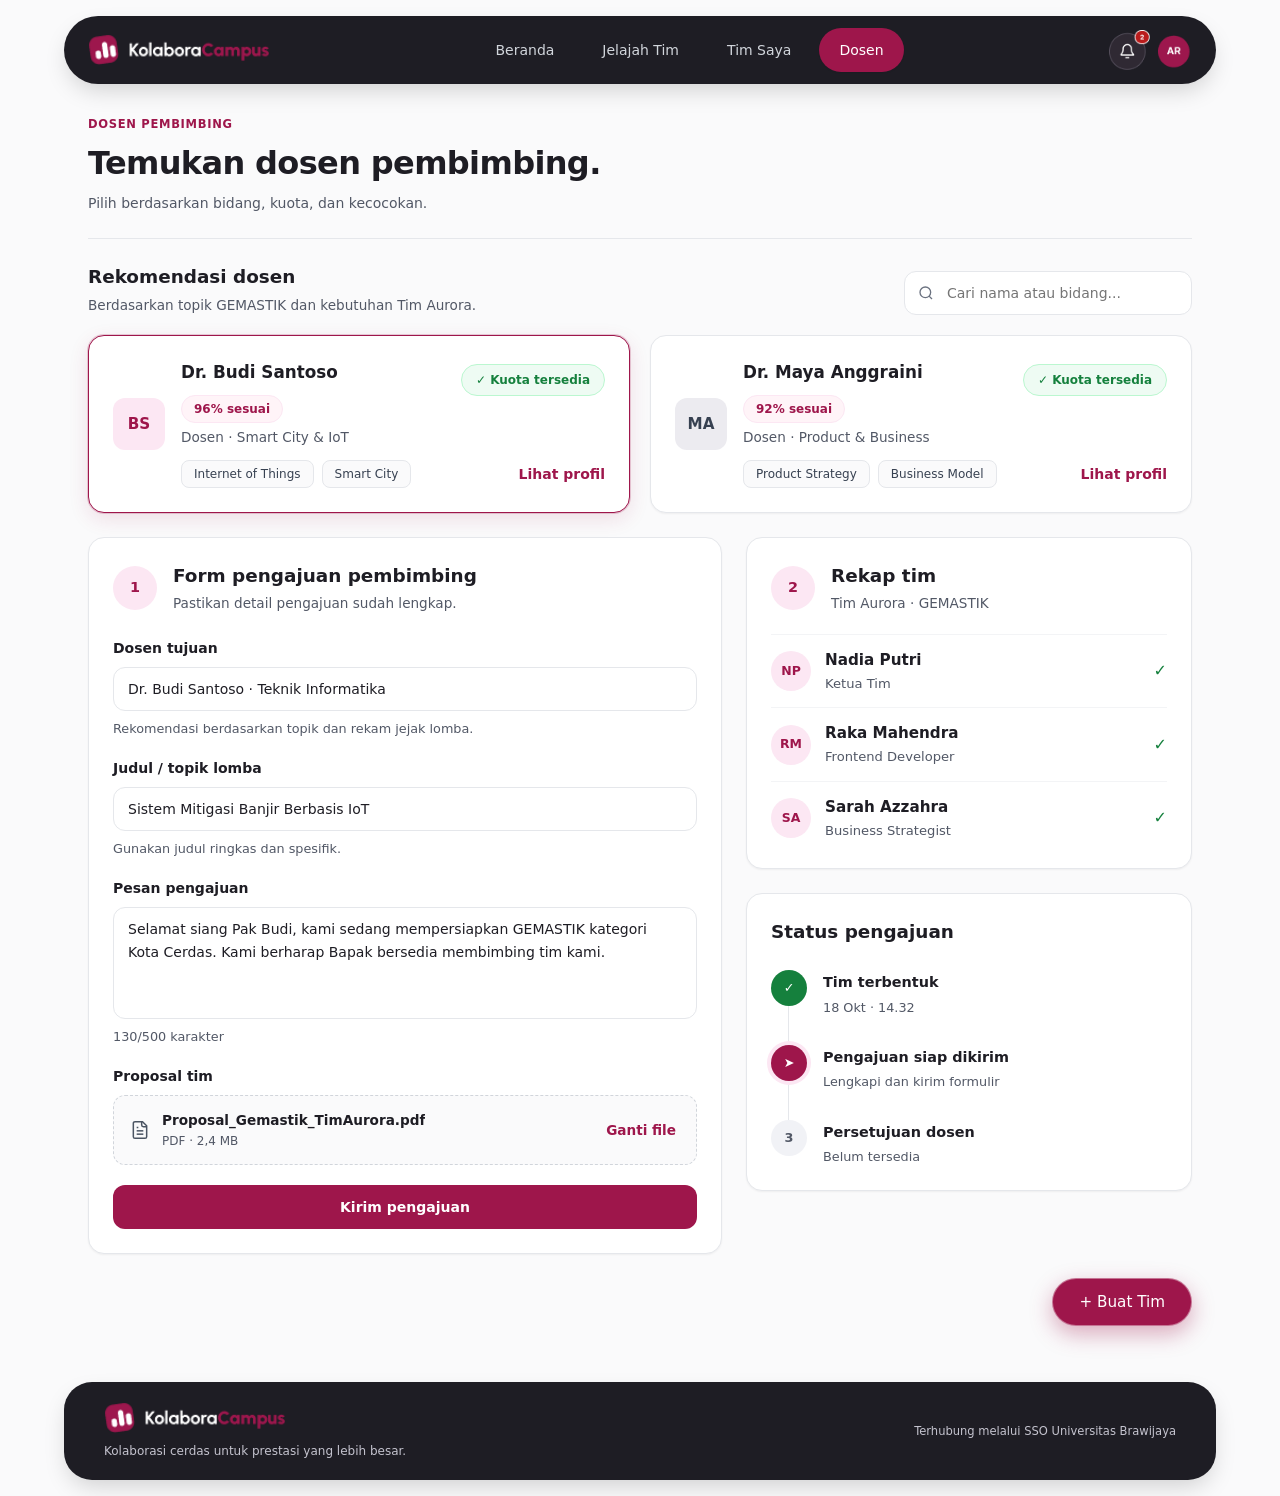
<file: dosen.html>
<!DOCTYPE html>
<html lang="id">
<head>
  <meta charset="UTF-8">
  <meta name="viewport" content="width=device-width, initial-scale=1.0">
  <title>Dosen Pembimbing — KolaboraCampus</title>
  <link rel="stylesheet" href="style.css">
</head>
<body>
  <a href="#konten-utama" class="skip-link">Lewati ke konten utama</a>

  <!-- HEADER & NAVIGASI (Aktif: Dosen) -->
  <div class="site-header-wrapper">
    <header class="site-header">
      <a href="index.html" class="header-logo">
        <img src="assets/image/Logo.png" alt="KolaboraCampus">
      </a>

      <nav aria-label="Navigasi utama" class="desktop-nav">
        <a href="index.html" class="nav-link"><span>Beranda</span></a>
        <a href="jelajah-tim.html" class="nav-link"><span>Jelajah Tim</span></a>
        <a href="tim-saya.html" class="nav-link"><span>Tim Saya</span></a>
        <a href="dosen.html" class="nav-link is-active" aria-current="page"><span>Dosen</span></a>
      </nav>

      <div class="header-actions">
        <button type="button" id="notprof-btn" class="notprof-btn" aria-label="Notifikasi dan Profil">
          <img src="assets/image/NotProf.png" alt="Notifikasi dan Profil">
        </button>

        <button
          type="button"
          id="mobile-menu-toggle"
          class="mobile-menu-toggle"
          aria-label="Buka menu"
          aria-expanded="false"
          aria-controls="mobile-nav-drawer"
        >
          <svg class="icon-open" width="20" height="20" viewBox="0 0 24 24" fill="none" stroke="currentColor" stroke-width="2" aria-hidden="true">
            <line x1="4" x2="20" y1="12" y2="12"/><line x1="4" x2="20" y1="6" y2="6"/><line x1="4" x2="20" y1="18" y2="18"/>
          </svg>
          <svg class="icon-close" width="20" height="20" viewBox="0 0 24 24" fill="none" stroke="currentColor" stroke-width="2" aria-hidden="true">
            <path d="M18 6 6 18"/><path d="m6 6 12 12"/>
          </svg>
        </button>
      </div>
    </header>

    <div id="mobile-nav-drawer" class="mobile-nav-drawer">
      <nav aria-label="Navigasi mobile" class="mobile-nav">
        <a href="index.html" class="nav-link"><span>Beranda</span></a>
        <a href="jelajah-tim.html" class="nav-link"><span>Jelajah Tim</span></a>
        <a href="tim-saya.html" class="nav-link"><span>Tim Saya</span></a>
        <a href="dosen.html" class="nav-link is-active" aria-current="page"><span>Dosen</span></a>
      </nav>
    </div>
  </div>

  <!-- KONTEN UTAMA DOSEN PEMBIMBING -->
  <main id="konten-utama" class="page-main" tabindex="-1">
    <!-- 1. Header Halaman -->
    <section class="workspace-head-section" aria-label="Judul halaman dosen pembimbing">
      <div class="container">
        <div class="workspace-head-row">
          <div>
            <p class="workspace-eyebrow">DOSEN PEMBIMBING</p>
            <h1 class="workspace-title">Temukan dosen pembimbing.</h1>
            <p class="workspace-subtitle">Pilih berdasarkan bidang, kuota, dan kecocokan.</p>
          </div>
        </div>
      </div>
    </section>

    <!-- 2. Rekomendasi Dosen + Pencarian (Dosen.jsx + DosenCard.jsx) -->
    <section id="dosen-page-root" class="workspace-tabs-section" aria-labelledby="judul-rekomendasi-dosen">
      <div class="container">
        <div class="dosen-top-bar">
          <div>
            <h2 id="judul-rekomendasi-dosen" class="panel-card-title">Rekomendasi dosen</h2>
            <p class="panel-card-sub">Berdasarkan topik GEMASTIK dan kebutuhan Tim Aurora.</p>
          </div>

          <div class="dosen-search-wrap">
            <label for="dosen-search-input" class="sr-only">Cari nama atau bidang dosen</label>
            <svg class="input-left-icon" width="16" height="16" viewBox="0 0 24 24" fill="none" stroke="currentColor" stroke-width="2" aria-hidden="true">
              <circle cx="11" cy="11" r="8"/><path d="m21 21-4.3-4.3"/>
            </svg>
            <input
              type="search"
              id="dosen-search-input"
              class="form-control input-with-left-icon"
              placeholder="Cari nama atau bidang..."
              autocomplete="off"
            >
          </div>
        </div>

        <p id="dosen-search-status" class="sr-only" role="status" aria-live="polite"></p>

        <!-- Grid Kartu Dosen -->
        <div id="dosen-cards-grid" class="dosen-cards-grid">
          <!-- Dosen 1 (Terpilih secara default) -->
          <article
            class="dosen-card is-selected"
            tabindex="0"
            role="button"
            aria-pressed="true"
            data-dosen-id="1"
            data-dosen-name="Dr. Budi Santoso"
            data-dosen-dept="Teknik Informatika"
            data-keywords="dr budi santoso teknik informatika dosen smart city iot internet of things"
          >
            <div class="dosen-card-left">
              <div class="dosen-avatar avatar-pink" aria-hidden="true">BS</div>

              <div class="kandidat-info-block">
                <div class="kandidat-name-row">
                  <h3 class="kandidat-name">Dr. Budi Santoso</h3>
                  <span class="match-badge">96% sesuai</span>
                </div>
                <p class="dosen-role-text">Dosen · Smart City &amp; IoT</p>
                <div class="skill-tags">
                  <span class="skill-tag">Internet of Things</span>
                  <span class="skill-tag">Smart City</span>
                </div>
              </div>
            </div>

            <div class="dosen-card-right">
              <span class="status-pill-green">✓ Kuota tersedia</span>
              <button
                type="button"
                class="dosen-profile-link"
                data-dosen-profile="Dr. Budi Santoso · Teknik Informatika (Smart City & IoT)"
              >
                Lihat profil
              </button>
            </div>
          </article>

          <!-- Dosen 2 -->
          <article
            class="dosen-card"
            tabindex="0"
            role="button"
            aria-pressed="false"
            data-dosen-id="2"
            data-dosen-name="Dr. Maya Anggraini"
            data-dosen-dept="Sistem Informasi"
            data-keywords="dr maya anggraini sistem informasi dosen product business product strategy business model"
          >
            <div class="dosen-card-left">
              <div class="dosen-avatar avatar-gray" aria-hidden="true">MA</div>

              <div class="kandidat-info-block">
                <div class="kandidat-name-row">
                  <h3 class="kandidat-name">Dr. Maya Anggraini</h3>
                  <span class="match-badge">92% sesuai</span>
                </div>
                <p class="dosen-role-text">Dosen · Product &amp; Business</p>
                <div class="skill-tags">
                  <span class="skill-tag">Product Strategy</span>
                  <span class="skill-tag">Business Model</span>
                </div>
              </div>
            </div>

            <div class="dosen-card-right">
              <span class="status-pill-green">✓ Kuota tersedia</span>
              <button
                type="button"
                class="dosen-profile-link"
                data-dosen-profile="Dr. Maya Anggraini · Sistem Informasi (Product & Business)"
              >
                Lihat profil
              </button>
            </div>
          </article>
        </div>

        <div id="dosen-page-empty" class="empty-box is-hidden">
          <p class="approved-name">Dosen tidak ditemukan</p>
          <p class="panel-card-sub">Coba kata kunci nama, bidang, atau keahlian lain.</p>
        </div>
      </div>
    </section>

    <!-- 3. Grid Utama: Form Pengajuan (Kiri 7) + Rekap & Status (Kanan 5) -->
    <section class="workspace-body-section">
      <div class="container">
        <div class="dosen-main-grid">
          <!-- Kolom Kiri: Form Pengajuan Pembimbing (FormPengajuanPembimbing.jsx) -->
          <section class="panel-card dosen-form-col" aria-labelledby="judul-form-pengajuan">
            <div class="step-card-header">
              <div class="step-number-badge" aria-hidden="true">1</div>
              <div>
                <h2 id="judul-form-pengajuan" class="panel-card-title">Form pengajuan pembimbing</h2>
                <p class="panel-card-sub">Pastikan detail pengajuan sudah lengkap.</p>
              </div>
            </div>

            <form id="pengajuan-pembimbing-form" class="modal-form">
              <!-- Dosen Tujuan -->
              <div class="form-field">
                <label for="dosen-tujuan" class="form-label">Dosen tujuan</label>
                <input
                  id="dosen-tujuan"
                  name="dosen_tujuan"
                  type="text"
                  required
                  value="Dr. Budi Santoso · Teknik Informatika"
                  aria-describedby="hint-dosen-tujuan"
                  class="form-control"
                >
                <p id="hint-dosen-tujuan" class="form-hint">
                  Rekomendasi berdasarkan topik dan rekam jejak lomba.
                </p>
              </div>

              <!-- Judul / Topik Lomba -->
              <div class="form-field">
                <label for="judul-topik" class="form-label">Judul / topik lomba</label>
                <input
                  id="judul-topik"
                  name="judul_topik"
                  type="text"
                  required
                  value="Sistem Mitigasi Banjir Berbasis IoT"
                  placeholder="Masukkan judul atau topik lomba"
                  aria-describedby="hint-judul-topik"
                  class="form-control"
                >
                <p id="hint-judul-topik" class="form-hint">Gunakan judul ringkas dan spesifik.</p>
              </div>

              <!-- Pesan Pengajuan -->
              <div class="form-field">
                <label for="pesan-pengajuan" class="form-label">Pesan pengajuan</label>
                <textarea
                  id="pesan-pengajuan"
                  name="pesan_pengajuan"
                  rows="4"
                  maxlength="500"
                  required
                  placeholder="Tulis pesan singkat untuk dosen pembimbing..."
                  aria-describedby="pesan-char-count"
                  class="form-control form-textarea"
                >Selamat siang Pak Budi, kami sedang mempersiapkan GEMASTIK kategori Kota Cerdas. Kami berharap Bapak bersedia membimbing tim kami.</textarea>
                <p id="pesan-char-count" class="form-hint">133/500 karakter</p>
              </div>

              <!-- Proposal Tim -->
              <div class="form-field">
                <label for="proposal-file-input" class="form-label">Proposal tim</label>
                <div class="proposal-upload-box">
                  <div class="proposal-file-left">
                    <svg class="proposal-file-icon" width="20" height="20" viewBox="0 0 24 24" fill="none" stroke="currentColor" stroke-width="1.8" aria-hidden="true">
                      <path d="M15 2H6a2 2 0 0 0-2 2v16a2 2 0 0 0 2 2h12a2 2 0 0 0 2-2V7Z"/>
                      <path d="M14 2v4a2 2 0 0 0 2 2h4"/><path d="M10 9H8"/><path d="M16 13H8"/><path d="M16 17H8"/>
                    </svg>
                    <div class="proposal-file-info">
                      <p id="proposal-file-name" class="proposal-file-name">Proposal_Gemastik_TimAurora.pdf</p>
                      <p id="proposal-file-meta" class="proposal-file-meta">PDF · 2,4 MB</p>
                    </div>
                  </div>

                  <input
                    type="file"
                    id="proposal-file-input"
                    accept=".pdf,.doc,.docx"
                    class="sr-only"
                  >
                  <button type="button" id="btn-change-proposal" class="proposal-change-btn">
                    Ganti file
                  </button>
                </div>
              </div>

              <button type="submit" id="btn-submit-pengajuan" class="btn btn-primary btn-full">
                <span>Kirim pengajuan</span>
              </button>
            </form>
          </section>

          <!-- Kolom Kanan: Rekap Tim & Status Pengajuan -->
          <div class="dosen-side-col">
            <!-- Rekap Tim (RekapTim.jsx) -->
            <section class="panel-card" aria-labelledby="judul-rekap-tim">
              <div class="step-card-header">
                <div class="step-number-badge" aria-hidden="true">2</div>
                <div>
                  <h2 id="judul-rekap-tim" class="panel-card-title">Rekap tim</h2>
                  <p class="panel-card-sub">Tim Aurora · GEMASTIK</p>
                </div>
              </div>

              <ul class="rekap-list">
                <li class="rekap-item">
                  <div class="rekap-member-left">
                    <div class="matrix-avatar" aria-hidden="true">NP</div>
                    <div>
                      <p class="approved-name">Nadia Putri</p>
                      <p class="approved-role">Ketua Tim</p>
                    </div>
                  </div>
                  <span class="rekap-check" aria-label="Anggota terkonfirmasi">✓</span>
                </li>

                <li class="rekap-item">
                  <div class="rekap-member-left">
                    <div class="matrix-avatar" aria-hidden="true">RM</div>
                    <div>
                      <p class="approved-name">Raka Mahendra</p>
                      <p class="approved-role">Frontend Developer</p>
                    </div>
                  </div>
                  <span class="rekap-check" aria-label="Anggota terkonfirmasi">✓</span>
                </li>

                <li class="rekap-item">
                  <div class="rekap-member-left">
                    <div class="matrix-avatar avatar-gray" aria-hidden="true">SA</div>
                    <div>
                      <p class="approved-name">Sarah Azzahra</p>
                      <p class="approved-role">Business Strategist</p>
                    </div>
                  </div>
                  <span class="rekap-check" aria-label="Anggota terkonfirmasi">✓</span>
                </li>
              </ul>
            </section>

            <!-- Status Pengajuan (StatusPengajuan.jsx) -->
            <section class="panel-card" aria-labelledby="judul-status-pengajuan">
              <h2 id="judul-status-pengajuan" class="panel-card-title">Status pengajuan</h2>

              <ol id="status-pengajuan-timeline" class="timeline-list" aria-live="polite">
                <!-- Tahap 1 -->
                <li class="timeline-item">
                  <span class="timeline-line" aria-hidden="true"></span>
                  <div class="timeline-dot is-completed" aria-hidden="true">✓</div>
                  <div class="timeline-text">
                    <p class="timeline-title">Tim terbentuk</p>
                    <p class="timeline-sub">18 Okt · 14.32</p>
                  </div>
                </li>

                <!-- Tahap 2 -->
                <li class="timeline-item">
                  <span class="timeline-line" aria-hidden="true"></span>
                  <div id="step2-dot" class="timeline-dot is-active" aria-hidden="true">➤</div>
                  <div class="timeline-text">
                    <p id="step2-title" class="timeline-title">Pengajuan siap dikirim</p>
                    <p id="step2-sub" class="timeline-sub">Lengkapi dan kirim formulir</p>
                  </div>
                </li>

                <!-- Tahap 3 -->
                <li class="timeline-item is-last">
                  <div id="step3-dot" class="timeline-dot is-upcoming" aria-hidden="true">3</div>
                  <div class="timeline-text">
                    <p class="timeline-title">Persetujuan dosen</p>
                    <p id="step3-sub" class="timeline-sub">Belum tersedia</p>
                  </div>
                </li>
              </ol>
            </section>
          </div>
        </div>

        <!-- Tombol Buat Tim -->
        <div class="section-bottom-action">
          <button type="button" class="btn-buat-tim" data-open-buat-tim>
            <span>+ Buat Tim</span>
          </button>
        </div>
      </div>
    </section>
  </main>

  <!-- FOOTER -->
  <div class="site-footer-wrapper">
    <footer class="site-footer">
      <div class="footer-brand">
        <img src="assets/image/Logo.png" alt="KolaboraCampus">
        <p class="footer-tagline">Kolaborasi cerdas untuk prestasi yang lebih besar.</p>
      </div>
      <p class="footer-sso">Terhubung melalui SSO Universitas Brawijaya</p>
    </footer>
  </div>

  <!-- DIALOG BUAT TIM BARU -->
  <div id="buat-tim-modal" class="modal-overlay" role="dialog" aria-modal="true" aria-labelledby="buat-tim-title">
    <div class="modal-card">
      <button type="button" class="modal-close-btn modal-close-floating" data-close-modal aria-label="Tutup dialog">✕</button>
      <div class="modal-icon-badge" aria-hidden="true">👥</div>
      <h2 id="buat-tim-title" class="modal-title">Buat tim baru</h2>
      <p class="modal-subtitle">Lengkapi identitas tim dan kebutuhan anggota. Tim akan langsung muncul di &ldquo;Tim Saya&rdquo;.</p>

      <form id="buat-tim-form" class="modal-form">
        <div class="form-field">
          <label for="nama-tim" class="form-label">Nama tim</label>
          <input id="nama-tim" name="nama_tim" type="text" required placeholder="Contoh: Tim Aurora" class="form-control">
        </div>

        <div class="form-field">
          <label for="lomba-diikuti" class="form-label">Lomba yang diikuti</label>
          <div class="select-wrapper">
            <select id="lomba-diikuti" name="lomba" class="form-control form-select">
              <option value="GEMASTIK XVII">GEMASTIK XVII</option>
              <option value="L'Oréal Brandstorm">L'Oréal Brandstorm</option>
              <option value="Kreasi UI/UX Nasional">Kreasi UI/UX Nasional</option>
            </select>
          </div>
        </div>

        <div class="form-field">
          <p class="form-label">Posisi yang dibutuhkan</p>
          <div id="positions-list" class="positions-list">
            <div class="position-row">
              <input type="text" name="posisi_nama[]" required placeholder="Contoh: Backend Developer" aria-label="Nama posisi" class="form-control position-input-name">
              <input type="number" name="posisi_jumlah[]" min="1" max="10" value="1" aria-label="Jumlah posisi" class="form-control position-input-qty">
            </div>
          </div>
          <button type="button" id="btn-add-position" class="btn-add-position">+ Tambah posisi</button>
        </div>

        <hr class="modal-divider">
        <div class="modal-actions">
          <button type="button" class="btn btn-outline" data-close-modal>Batal</button>
          <button type="submit" class="btn btn-primary">+ Buat tim &amp; buka workspace</button>
        </div>
      </form>
    </div>
  </div>

  <!-- Toast Status Global -->
  <div id="status-toast" class="status-toast" role="status" aria-live="polite" aria-atomic="true">
    <div>
      <p id="status-toast-title" class="status-toast-title"></p>
      <p id="status-toast-message" class="status-toast-message"></p>
    </div>
  </div>

  <script src="script.js"></script>
</body>
</html>
</file>
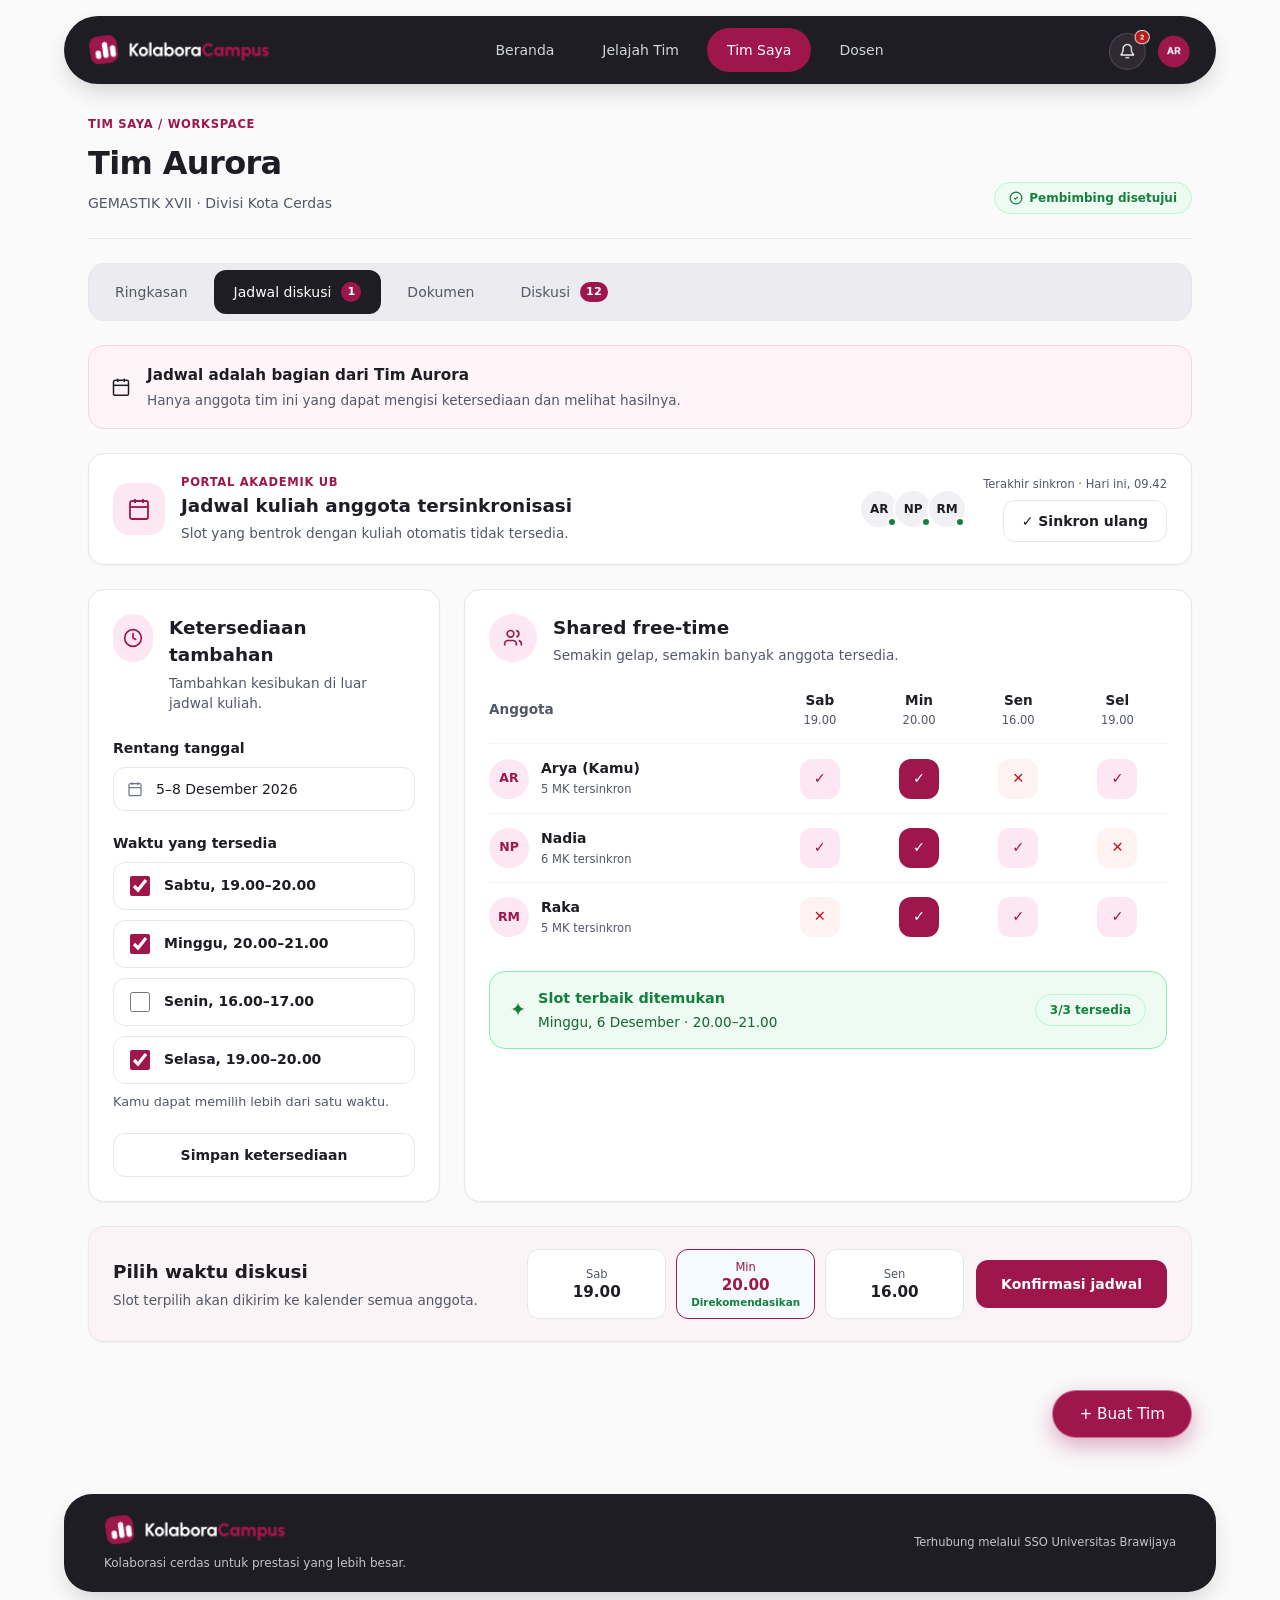
<file: jadwal-diskusi.html>
<!DOCTYPE html>
<html lang="id">
<head>
  <meta charset="UTF-8">
  <meta name="viewport" content="width=device-width, initial-scale=1.0">
  <title>Jadwal Diskusi — KolaboraCampus</title>
  <link rel="stylesheet" href="style.css">
</head>
<body>
  <a href="#konten-utama" class="skip-link">Lewati ke konten utama</a>

  <!-- HEADER & NAVIGASI (Pill aktif tetap di Tim Saya) -->
  <div class="site-header-wrapper">
    <header class="site-header">
      <a href="index.html" class="header-logo">
        <img src="assets/image/Logo.png" alt="KolaboraCampus">
      </a>

      <nav aria-label="Navigasi utama" class="desktop-nav">
        <a href="index.html" class="nav-link"><span>Beranda</span></a>
        <a href="jelajah-tim.html" class="nav-link"><span>Jelajah Tim</span></a>
        <a href="tim-saya.html" class="nav-link is-active" aria-current="page"><span>Tim Saya</span></a>
        <a href="dosen.html" class="nav-link"><span>Dosen</span></a>
      </nav>

      <div class="header-actions">
        <button type="button" id="notprof-btn" class="notprof-btn" aria-label="Notifikasi dan Profil">
          <img src="assets/image/NotProf.png" alt="Notifikasi dan Profil">
        </button>

        <button
          type="button"
          id="mobile-menu-toggle"
          class="mobile-menu-toggle"
          aria-label="Buka menu"
          aria-expanded="false"
          aria-controls="mobile-nav-drawer"
        >
          <svg class="icon-open" width="20" height="20" viewBox="0 0 24 24" fill="none" stroke="currentColor" stroke-width="2" aria-hidden="true">
            <line x1="4" x2="20" y1="12" y2="12"/><line x1="4" x2="20" y1="6" y2="6"/><line x1="4" x2="20" y1="18" y2="18"/>
          </svg>
          <svg class="icon-close" width="20" height="20" viewBox="0 0 24 24" fill="none" stroke="currentColor" stroke-width="2" aria-hidden="true">
            <path d="M18 6 6 18"/><path d="m6 6 12 12"/>
          </svg>
        </button>
      </div>
    </header>

    <div id="mobile-nav-drawer" class="mobile-nav-drawer">
      <nav aria-label="Navigasi mobile" class="mobile-nav">
        <a href="index.html" class="nav-link"><span>Beranda</span></a>
        <a href="jelajah-tim.html" class="nav-link"><span>Jelajah Tim</span></a>
        <a href="tim-saya.html" class="nav-link is-active" aria-current="page"><span>Tim Saya</span></a>
        <a href="dosen.html" class="nav-link"><span>Dosen</span></a>
      </nav>
    </div>
  </div>

  <!-- KONTEN UTAMA JADWAL DISKUSI -->
  <main id="konten-utama" class="page-main" tabindex="-1">
    <!-- 1. Header Identitas Tim -->
    <section class="workspace-head-section" aria-label="Identitas tim">
      <div class="container">
        <div class="workspace-head-row">
          <div>
            <p class="workspace-eyebrow">TIM SAYA / WORKSPACE</p>
            <h1 class="workspace-title">Tim Aurora</h1>
            <p class="workspace-subtitle">GEMASTIK XVII · Divisi Kota Cerdas</p>
          </div>

          <span class="status-pill-green">
            <svg width="14" height="14" viewBox="0 0 24 24" fill="none" stroke="currentColor" stroke-width="2.2" aria-hidden="true">
              <circle cx="12" cy="12" r="10"/><path d="m9 12 2 2 4-4"/>
            </svg>
            <span>Pembimbing disetujui</span>
          </span>
        </div>
      </div>
    </section>

    <!-- 2. Tab Navigasi Workspace -->
    <section class="workspace-tabs-section" aria-label="Navigasi workspace Tim Aurora">
      <div class="container">
        <nav class="workspace-tabs" aria-label="Navigasi workspace Tim Aurora">
          <a href="tim-saya.html" class="workspace-tab">
            <span>Ringkasan</span>
          </a>

          <a href="jadwal-diskusi.html" class="workspace-tab is-active" aria-current="page">
            <span>Jadwal diskusi</span>
            <span class="tab-badge">1</span>
          </a>

          <a href="tim-saya.html" class="workspace-tab">
            <span>Dokumen</span>
          </a>

          <a href="tim-saya.html" class="workspace-tab">
            <span>Diskusi</span>
            <span class="tab-badge">12</span>
          </a>
        </nav>
      </div>
    </section>

    <!-- 3. Isi Utama Jadwal Diskusi -->
    <section id="jadwal-page-root" class="workspace-body-section">
      <div class="container jadwal-stack">
        <!-- Banner Informasi Jadwal (WorkspaceBanner.jsx) -->
        <div class="workspace-banner">
          <svg class="workspace-banner-icon" width="20" height="20" viewBox="0 0 24 24" fill="none" stroke="currentColor" stroke-width="1.8" aria-hidden="true">
            <path d="M8 2v4"/><path d="M16 2v4"/><rect width="18" height="18" x="3" y="4" rx="2"/><path d="M3 10h18"/>
          </svg>
          <div>
            <h2 class="workspace-banner-title">Jadwal adalah bagian dari Tim Aurora</h2>
            <p class="workspace-banner-desc">
              Hanya anggota tim ini yang dapat mengisi ketersediaan dan melihat hasilnya.
            </p>
          </div>
        </div>

        <!-- Panel Sinkronisasi Portal Akademik UB (SinkronJadwal.jsx) -->
        <section class="sync-panel" aria-labelledby="judul-sinkron-jadwal">
          <div class="sync-panel-left">
            <div class="sync-icon-box" aria-hidden="true">
              <svg width="24" height="24" viewBox="0 0 24 24" fill="none" stroke="currentColor" stroke-width="1.8">
                <path d="M8 2v4"/><path d="M16 2v4"/><rect width="18" height="18" x="3" y="4" rx="2"/><path d="M3 10h18"/>
              </svg>
            </div>

            <div>
              <p class="workspace-eyebrow">PORTAL AKADEMIK UB</p>
              <h2 id="judul-sinkron-jadwal" class="panel-card-title">Jadwal kuliah anggota tersinkronisasi</h2>
              <p class="panel-card-sub">Slot yang bentrok dengan kuliah otomatis tidak tersedia.</p>
            </div>
          </div>

          <div class="sync-panel-right">
            <div class="sync-avatar-stack" aria-label="Anggota tersinkronisasi">
              <div class="sync-avatar" title="Anggota AR">AR<span class="sync-dot" aria-hidden="true"></span></div>
              <div class="sync-avatar" title="Nadia Putri">NP<span class="sync-dot" aria-hidden="true"></span></div>
              <div class="sync-avatar" title="Raka Mahendra">RM<span class="sync-dot" aria-hidden="true"></span></div>
            </div>

            <div class="sync-action-col">
              <p class="sync-timestamp">Terakhir sinkron · <span id="last-synced-text">Hari ini, 09.42</span></p>
              <button type="button" id="btn-resync-jadwal" class="btn btn-outline btn-sync">
                <span>✓ Sinkron ulang</span>
              </button>
            </div>
          </div>
        </section>

        <!-- Grid Ketersediaan Tambahan (Kiri) & Shared Free-Time (Kanan) -->
        <div class="jadwal-grid">
          <!-- Kiri (4 kolom): Ketersediaan Tambahan (KetersediaanTambahan.jsx) -->
          <section class="panel-card jadwal-left-col" aria-labelledby="judul-ketersediaan">
            <div class="card-icon-header">
              <div class="modal-icon-badge" aria-hidden="true">
                <svg width="20" height="20" viewBox="0 0 24 24" fill="none" stroke="currentColor" stroke-width="2">
                  <circle cx="12" cy="12" r="10"/><polyline points="12 6 12 12 16 14"/>
                </svg>
              </div>
              <div>
                <h2 id="judul-ketersediaan" class="panel-card-title">Ketersediaan tambahan</h2>
                <p class="panel-card-sub">Tambahkan kesibukan di luar jadwal kuliah.</p>
              </div>
            </div>

            <form id="availability-form" class="availability-form">
              <div class="form-field">
                <label for="rentang-tanggal" class="form-label">Rentang tanggal</label>
                <div class="input-icon-wrapper">
                  <svg class="input-left-icon" width="16" height="16" viewBox="0 0 24 24" fill="none" stroke="currentColor" stroke-width="1.8" aria-hidden="true">
                    <path d="M8 2v4"/><path d="M16 2v4"/><rect width="18" height="18" x="3" y="4" rx="2"/><path d="M3 10h18"/>
                  </svg>
                  <input id="rentang-tanggal" type="text" class="form-control input-with-left-icon" value="">
                </div>
              </div>

              <fieldset class="form-fieldset">
                <legend class="form-label">Waktu yang tersedia</legend>
                <div id="availability-slots-list" class="availability-slots-list">
                  <!-- Diisi dinamis oleh script.js -->
                </div>
                <p class="form-hint">Kamu dapat memilih lebih dari satu waktu.</p>
              </fieldset>

              <button type="submit" class="btn btn-outline btn-full">Simpan ketersediaan</button>
            </form>
          </section>

          <!-- Kanan (8 kolom): Shared Free-Time (SharedFreeTime.jsx) -->
          <section class="panel-card jadwal-right-col" aria-labelledby="judul-shared-freetime">
            <div class="card-icon-header">
              <div class="modal-icon-badge" aria-hidden="true">
                <svg width="20" height="20" viewBox="0 0 24 24" fill="none" stroke="currentColor" stroke-width="2">
                  <path d="M16 21v-2a4 4 0 0 0-4-4H6a4 4 0 0 0-4 4v2"/><circle cx="9" cy="7" r="4"/>
                  <path d="M22 21v-2a4 4 0 0 0-3-3.87"/><path d="M16 3.13a4 4 0 0 1 0 7.75"/>
                </svg>
              </div>
              <div>
                <h2 id="judul-shared-freetime" class="panel-card-title">Shared free-time</h2>
                <p class="panel-card-sub">Semakin gelap, semakin banyak anggota tersedia.</p>
              </div>
            </div>

            <!-- Tabel Semantik Ketersediaan (WCAG 2.2 AA) -->
            <div class="matrix-scroll" role="region" aria-labelledby="judul-shared-freetime" tabindex="0">
              <table class="freetime-table">
                <caption class="sr-only">Matriks ketersediaan waktu diskusi seluruh anggota Tim Aurora</caption>
                <thead>
                  <tr id="freetime-head-row">
                    <th scope="col" class="matrix-col-member">Anggota</th>
                    <!-- Header 4 slot diisi dinamis oleh script.js -->
                  </tr>
                </thead>
                <tbody id="freetime-body">
                  <!-- Baris anggota diisi dinamis oleh script.js -->
                </tbody>
              </table>
            </div>

            <!-- Banner Rekomendasi Slot Terbaik -->
            <div id="best-slot-banner" class="best-slot-banner" role="status" aria-live="polite">
              <div class="best-slot-left">
                <span class="best-slot-sparkle" aria-hidden="true">✦</span>
                <div>
                  <p class="best-slot-title">Slot terbaik ditemukan</p>
                  <p id="best-slot-label" class="best-slot-desc">-</p>
                </div>
              </div>
              <span id="best-slot-count" class="status-pill-green">3/3 tersedia</span>
            </div>
          </section>
        </div>

        <!-- Panel Pilih Waktu Diskusi (PilihWaktuDiskusi.jsx) -->
        <section class="pick-slot-panel" aria-labelledby="judul-pilih-waktu">
          <div>
            <h2 id="judul-pilih-waktu" class="panel-card-title">Pilih waktu diskusi</h2>
            <p class="panel-card-sub">Slot terpilih akan dikirim ke kalender semua anggota.</p>
          </div>

          <div class="pick-slot-controls">
            <div id="pick-slot-radiogroup" class="slot-radio-grid" role="radiogroup" aria-label="Pilih waktu diskusi">
              <!-- 3 kartu slot diisi dinamis oleh script.js -->
            </div>

            <button type="button" id="btn-confirm-schedule" class="btn btn-primary btn-confirm-slot">
              Konfirmasi jadwal
            </button>
          </div>
        </section>

        <!-- Tombol Buat Tim -->
        <div class="section-bottom-action">
          <button type="button" class="btn-buat-tim" data-open-buat-tim>
            <span>+ Buat Tim</span>
          </button>
        </div>
      </div>
    </section>
  </main>

  <!-- FOOTER -->
  <div class="site-footer-wrapper">
    <footer class="site-footer">
      <div class="footer-brand">
        <img src="assets/image/Logo.png" alt="KolaboraCampus">
        <p class="footer-tagline">Kolaborasi cerdas untuk prestasi yang lebih besar.</p>
      </div>
      <p class="footer-sso">Terhubung melalui SSO Universitas Brawijaya</p>
    </footer>
  </div>

  <!-- DIALOG BUAT TIM BARU -->
  <div id="buat-tim-modal" class="modal-overlay" role="dialog" aria-modal="true" aria-labelledby="buat-tim-title">
    <div class="modal-card">
      <button type="button" class="modal-close-btn modal-close-floating" data-close-modal aria-label="Tutup dialog">✕</button>
      <div class="modal-icon-badge" aria-hidden="true">👥</div>
      <h2 id="buat-tim-title" class="modal-title">Buat tim baru</h2>
      <p class="modal-subtitle">Lengkapi identitas tim dan kebutuhan anggota. Tim akan langsung muncul di &ldquo;Tim Saya&rdquo;.</p>

      <form id="buat-tim-form" class="modal-form">
        <div class="form-field">
          <label for="nama-tim" class="form-label">Nama tim</label>
          <input id="nama-tim" name="nama_tim" type="text" required placeholder="Contoh: Tim Aurora" class="form-control">
        </div>

        <div class="form-field">
          <label for="lomba-diikuti" class="form-label">Lomba yang diikuti</label>
          <div class="select-wrapper">
            <select id="lomba-diikuti" name="lomba" class="form-control form-select">
              <option value="GEMASTIK XVII">GEMASTIK XVII</option>
              <option value="L'Oréal Brandstorm">L'Oréal Brandstorm</option>
              <option value="Kreasi UI/UX Nasional">Kreasi UI/UX Nasional</option>
            </select>
          </div>
        </div>

        <div class="form-field">
          <p class="form-label">Posisi yang dibutuhkan</p>
          <div id="positions-list" class="positions-list">
            <div class="position-row">
              <input type="text" name="posisi_nama[]" required placeholder="Contoh: Backend Developer" aria-label="Nama posisi" class="form-control position-input-name">
              <input type="number" name="posisi_jumlah[]" min="1" max="10" value="1" aria-label="Jumlah posisi" class="form-control position-input-qty">
            </div>
          </div>
          <button type="button" id="btn-add-position" class="btn-add-position">+ Tambah posisi</button>
        </div>

        <hr class="modal-divider">
        <div class="modal-actions">
          <button type="button" class="btn btn-outline" data-close-modal>Batal</button>
          <button type="submit" class="btn btn-primary">+ Buat tim &amp; buka workspace</button>
        </div>
      </form>
    </div>
  </div>

  <!-- Toast Status Global -->
  <div id="status-toast" class="status-toast" role="status" aria-live="polite" aria-atomic="true">
    <div>
      <p id="status-toast-title" class="status-toast-title"></p>
      <p id="status-toast-message" class="status-toast-message"></p>
    </div>
  </div>

  <script src="script.js"></script>
</body>
</html>
</file>
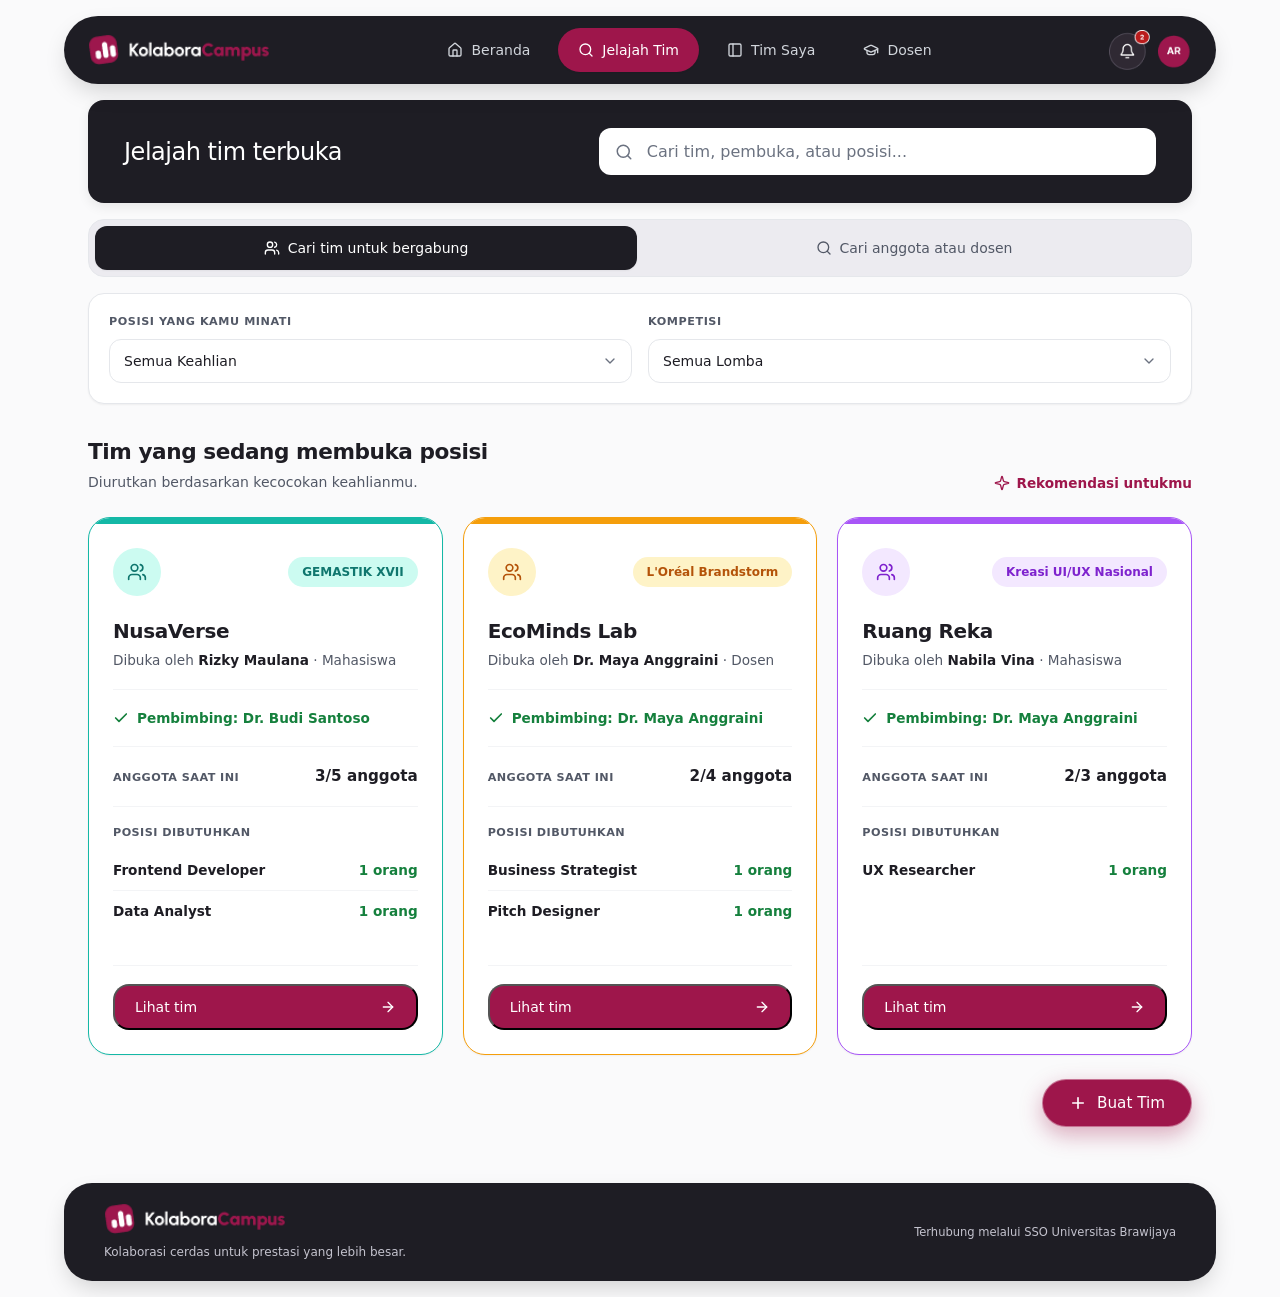
<file: jelajah-tim.html>
<!DOCTYPE html>
<html lang="id">
<head>
  <meta charset="UTF-8">
  <meta name="viewport" content="width=device-width, initial-scale=1.0">
  <title>Jelajah Tim — KolaboraCampus</title>
  <link rel="stylesheet" href="style.css">
</head>
<body>
  <a href="#konten-utama" class="skip-link">Lewati ke konten utama</a>

  <!-- HEADER & NAVIGASI (Aktif: Jelajah Tim) -->
  <div class="site-header-wrapper">
    <header class="site-header">
      <a href="index.html" class="header-logo">
        <img src="assets/image/Logo.png" alt="KolaboraCampus">
      </a>

      <nav aria-label="Navigasi utama" class="desktop-nav">
        <a href="index.html" class="nav-link">
          <svg class="nav-icon" viewBox="0 0 24 24" fill="none" stroke="currentColor" stroke-width="2" stroke-linecap="round" stroke-linejoin="round" aria-hidden="true">
            <path d="M15 21v-8a1 1 0 0 0-1-1h-4a1 1 0 0 0-1 1v8"/>
            <path d="M3 10a2 2 0 0 1 .709-1.528l7-5.999a2 2 0 0 1 2.582 0l7 5.999A2 2 0 0 1 21 10v9a2 2 0 0 1-2 2H5a2 2 0 0 1-2-2z"/>
          </svg>
          <span>Beranda</span>
        </a>

        <a href="jelajah-tim.html" class="nav-link is-active" aria-current="page">
          <svg class="nav-icon" viewBox="0 0 24 24" fill="none" stroke="currentColor" stroke-width="2" stroke-linecap="round" stroke-linejoin="round" aria-hidden="true">
            <circle cx="11" cy="11" r="8"/>
            <path d="m21 21-4.3-4.3"/>
          </svg>
          <span>Jelajah Tim</span>
        </a>

        <a href="tim-saya.html" class="nav-link">
          <svg class="nav-icon" viewBox="0 0 24 24" fill="none" stroke="currentColor" stroke-width="2" stroke-linecap="round" stroke-linejoin="round" aria-hidden="true">
            <rect width="18" height="18" x="3" y="3" rx="2"/>
            <path d="M9 3v18"/>
          </svg>
          <span>Tim Saya</span>
        </a>

        <a href="dosen.html" class="nav-link">
          <svg class="nav-icon" viewBox="0 0 24 24" fill="none" stroke="currentColor" stroke-width="2" stroke-linecap="round" stroke-linejoin="round" aria-hidden="true">
            <path d="M21.42 10.922a1 1 0 0 0-.019-1.838L12.83 5.18a2 2 0 0 0-1.66 0L2.6 9.08a1 1 0 0 0 0 1.832l8.57 3.908a2 2 0 0 0 1.66 0z"/>
            <path d="M22 10v6"/>
            <path d="M6 12.5V16a6 3 0 0 0 12 0v-3.5"/>
          </svg>
          <span>Dosen</span>
        </a>
      </nav>

      <div class="header-actions">
        <button type="button" id="notprof-btn" class="notprof-btn" aria-label="Notifikasi dan Profil">
          <img src="assets/image/NotProf.png" alt="Notifikasi dan Profil">
        </button>

        <button
          type="button"
          id="mobile-menu-toggle"
          class="mobile-menu-toggle"
          aria-label="Buka menu"
          aria-expanded="false"
          aria-controls="mobile-nav-drawer"
        >
          <svg class="icon-open" width="20" height="20" viewBox="0 0 24 24" fill="none" stroke="currentColor" stroke-width="2" stroke-linecap="round" stroke-linejoin="round" aria-hidden="true">
            <line x1="4" x2="20" y1="12" y2="12"/>
            <line x1="4" x2="20" y1="6" y2="6"/>
            <line x1="4" x2="20" y1="18" y2="18"/>
          </svg>
          <svg class="icon-close" width="20" height="20" viewBox="0 0 24 24" fill="none" stroke="currentColor" stroke-width="2" stroke-linecap="round" stroke-linejoin="round" aria-hidden="true">
            <path d="M18 6 6 18"/>
            <path d="m6 6 12 12"/>
          </svg>
        </button>
      </div>
    </header>

    <div id="mobile-nav-drawer" class="mobile-nav-drawer">
      <nav aria-label="Navigasi mobile" class="mobile-nav">
        <a href="index.html" class="nav-link">
          <svg class="nav-icon" viewBox="0 0 24 24" fill="none" stroke="currentColor" stroke-width="2" stroke-linecap="round" stroke-linejoin="round" aria-hidden="true">
            <path d="M15 21v-8a1 1 0 0 0-1-1h-4a1 1 0 0 0-1 1v8"/>
            <path d="M3 10a2 2 0 0 1 .709-1.528l7-5.999a2 2 0 0 1 2.582 0l7 5.999A2 2 0 0 1 21 10v9a2 2 0 0 1-2 2H5a2 2 0 0 1-2-2z"/>
          </svg>
          <span>Beranda</span>
        </a>
        <a href="jelajah-tim.html" class="nav-link is-active" aria-current="page">
          <svg class="nav-icon" viewBox="0 0 24 24" fill="none" stroke="currentColor" stroke-width="2" stroke-linecap="round" stroke-linejoin="round" aria-hidden="true">
            <circle cx="11" cy="11" r="8"/>
            <path d="m21 21-4.3-4.3"/>
          </svg>
          <span>Jelajah Tim</span>
        </a>
        <a href="tim-saya.html" class="nav-link">
          <svg class="nav-icon" viewBox="0 0 24 24" fill="none" stroke="currentColor" stroke-width="2" stroke-linecap="round" stroke-linejoin="round" aria-hidden="true">
            <rect width="18" height="18" x="3" y="3" rx="2"/>
            <path d="M9 3v18"/>
          </svg>
          <span>Tim Saya</span>
        </a>
        <a href="dosen.html" class="nav-link">
          <svg class="nav-icon" viewBox="0 0 24 24" fill="none" stroke="currentColor" stroke-width="2" stroke-linecap="round" stroke-linejoin="round" aria-hidden="true">
            <path d="M21.42 10.922a1 1 0 0 0-.019-1.838L12.83 5.18a2 2 0 0 0-1.66 0L2.6 9.08a1 1 0 0 0 0 1.832l8.57 3.908a2 2 0 0 0 1.66 0z"/>
            <path d="M22 10v6"/>
            <path d="M6 12.5V16a6 3 0 0 0 12 0v-3.5"/>
          </svg>
          <span>Dosen</span>
        </a>
      </nav>
    </div>
  </div>

  <!-- KONTEN UTAMA JELAJAH TIM -->
  <main id="konten-utama" class="page-main" tabindex="-1">
    <!-- 1. Banner Pencarian -->
    <section class="banner-section" aria-label="Pencarian tim terbuka">
      <div class="container">
        <div class="search-banner">
          <h1 class="search-banner-title">Jelajah tim terbuka</h1>

          <form id="jelajah-search-form" class="search-banner-form" role="search">
            <label for="jelajah-search-input" class="sr-only">Cari tim, pembuka, atau posisi</label>
            <svg class="search-banner-icon" viewBox="0 0 24 24" fill="none" stroke="currentColor" stroke-width="2" stroke-linecap="round" stroke-linejoin="round" aria-hidden="true">
              <circle cx="11" cy="11" r="8"/>
              <path d="m21 21-4.3-4.3"/>
            </svg>
            <input
              type="search"
              id="jelajah-search-input"
              class="search-banner-input"
              placeholder="Cari tim, pembuka, atau posisi..."
              autocomplete="off"
            >
          </form>
        </div>
      </div>
    </section>

    <!-- 2. Tab Pemindah Mode -->
    <section class="banner-section" aria-label="Mode pencarian">
      <div class="container">
        <nav class="mode-switch-bar" aria-label="Pilih mode pencarian">
          <a href="jelajah-tim.html" class="mode-tab is-active" aria-current="page">
            <svg width="16" height="16" viewBox="0 0 24 24" fill="none" stroke="currentColor" stroke-width="2" stroke-linecap="round" stroke-linejoin="round" aria-hidden="true">
              <path d="M16 21v-2a4 4 0 0 0-4-4H6a4 4 0 0 0-4 4v2"/>
              <circle cx="9" cy="7" r="4"/>
              <path d="M22 21v-2a4 4 0 0 0-3-3.87"/>
              <path d="M16 3.13a4 4 0 0 1 0 7.75"/>
            </svg>
            <span>Cari tim untuk bergabung</span>
          </a>

          <a href="cari-anggota.html" class="mode-tab">
            <svg width="16" height="16" viewBox="0 0 24 24" fill="none" stroke="currentColor" stroke-width="2" stroke-linecap="round" stroke-linejoin="round" aria-hidden="true">
              <circle cx="11" cy="11" r="8"/>
              <path d="m21 21-4.3-4.3"/>
            </svg>
            <span>Cari anggota atau dosen</span>
          </a>
        </nav>
      </div>
    </section>

    <!-- 3. Kotak Filter Dropdown -->
    <section class="banner-section" aria-label="Filter tim">
      <div class="container">
        <div class="filter-card">
          <div class="filter-grid">
            <div class="form-field">
              <label for="filter-keahlian" class="filter-label">Posisi yang kamu minati</label>
              <div class="select-wrapper">
                <select id="filter-keahlian" class="form-control form-select">
                  <option value="Semua Keahlian">Semua Keahlian</option>
                  <option value="Frontend Developer">Frontend Developer</option>
                  <option value="Data Analyst">Data Analyst</option>
                  <option value="Business Strategist">Business Strategist</option>
                  <option value="Pitch Designer">Pitch Designer</option>
                  <option value="UX Researcher">UX Researcher</option>
                </select>
                <svg class="select-chevron" width="16" height="16" viewBox="0 0 24 24" fill="none" stroke="currentColor" stroke-width="2" stroke-linecap="round" stroke-linejoin="round" aria-hidden="true">
                  <path d="m6 9 6 6 6-6"/>
                </svg>
              </div>
            </div>

            <div class="form-field">
              <label for="filter-kompetisi" class="filter-label">Kompetisi</label>
              <div class="select-wrapper">
                <select id="filter-kompetisi" class="form-control form-select">
                  <option value="Semua Lomba">Semua Lomba</option>
                  <option value="GEMASTIK XVII">GEMASTIK XVII</option>
                  <option value="L'Oréal Brandstorm">L'Oréal Brandstorm</option>
                  <option value="Kreasi UI/UX Nasional">Kreasi UI/UX Nasional</option>
                </select>
                <svg class="select-chevron" width="16" height="16" viewBox="0 0 24 24" fill="none" stroke="currentColor" stroke-width="2" stroke-linecap="round" stroke-linejoin="round" aria-hidden="true">
                  <path d="m6 9 6 6 6-6"/>
                </svg>
              </div>
            </div>
          </div>
        </div>
      </div>
    </section>

    <!-- 4. Daftar Kartu Tim -->
    <section class="content-section" aria-labelledby="judul-tim-terbuka">
      <div class="container">
        <div class="section-header-row-responsive">
          <div>
            <h2 id="judul-tim-terbuka" class="section-title">Tim yang sedang membuka posisi</h2>
            <p class="section-subtitle">Diurutkan berdasarkan kecocokan keahlianmu.</p>
          </div>

          <span class="rekomendasi-label">
            <svg width="16" height="16" viewBox="0 0 24 24" fill="none" stroke="currentColor" stroke-width="2" stroke-linecap="round" stroke-linejoin="round" aria-hidden="true">
              <path d="M9.937 15.5A2 2 0 0 0 8.5 14.063l-6.135-1.582a.5.5 0 0 1 0-.962L8.5 9.936A2 2 0 0 0 9.937 8.5l1.582-6.135a.5.5 0 0 1 .963 0L14.063 8.5A2 2 0 0 0 15.5 9.937l6.135 1.581a.5.5 0 0 1 0 .964L15.5 14.063a2 2 0 0 0-1.437 1.437l-1.582 6.135a.5.5 0 0 1-.963 0z"/>
            </svg>
            <span>Rekomendasi untukmu</span>
          </span>
        </div>

        <p id="tim-filter-status" class="sr-only" role="status" aria-live="polite"></p>

        <div id="tim-grid" class="tim-grid">
          <!-- Kartu Tim 1: NusaVerse -->
          <article
            class="tim-card variant-teal"
            data-tim-id="1"
            data-competition="GEMASTIK XVII"
            data-skills="Frontend Developer|Data Analyst"
            data-keywords="nusaverse rizky maulana gemastik xvii frontend developer data analyst"
          >
            <div class="tim-card-accent"></div>
            <div class="tim-card-body">
              <div>
                <div class="lomba-card-top">
                  <div class="lomba-icon-circle" aria-hidden="true">
                    <svg width="20" height="20" viewBox="0 0 24 24" fill="none" stroke="currentColor" stroke-width="2" stroke-linecap="round" stroke-linejoin="round">
                      <path d="M16 21v-2a4 4 0 0 0-4-4H6a4 4 0 0 0-4 4v2"/>
                      <circle cx="9" cy="7" r="4"/>
                      <path d="M22 21v-2a4 4 0 0 0-3-3.87"/>
                      <path d="M16 3.13a4 4 0 0 1 0 7.75"/>
                    </svg>
                  </div>
                  <span class="lomba-badge">GEMASTIK XVII</span>
                </div>

                <div class="lomba-heading">
                  <h3 class="lomba-title">NusaVerse</h3>
                  <p class="tim-creator">Dibuka oleh <strong>Rizky Maulana</strong> · Mahasiswa</p>
                </div>

                <hr class="card-divider">

                <div class="tim-advisor is-confirmed">
                  <svg width="16" height="16" viewBox="0 0 24 24" fill="none" stroke="currentColor" stroke-width="2.5" stroke-linecap="round" stroke-linejoin="round" aria-hidden="true">
                    <path d="M20 6 9 17l-5-5"/>
                  </svg>
                  <span>Pembimbing: Dr. Budi Santoso</span>
                </div>

                <hr class="card-divider">

                <div class="tim-member-row">
                  <span class="lomba-stat-label">Anggota Saat Ini</span>
                  <span class="tim-member-count">3/5 anggota</span>
                </div>

                <hr class="card-divider">

                <div>
                  <p class="lomba-stat-label">Posisi Dibutuhkan</p>
                  <ul class="tim-pos-list">
                    <li class="tim-pos-item">
                      <span class="tim-pos-role">Frontend Developer</span>
                      <span class="tim-pos-qty">1 orang</span>
                    </li>
                    <li class="tim-pos-item">
                      <span class="tim-pos-role">Data Analyst</span>
                      <span class="tim-pos-qty">1 orang</span>
                    </li>
                  </ul>
                </div>
              </div>

              <div class="tim-card-footer">
                <hr class="card-divider">
                <button type="button" class="lomba-btn-primary" data-open-tim-detail="1">
                  <span>Lihat tim</span>
                  <svg width="16" height="16" viewBox="0 0 24 24" fill="none" stroke="currentColor" stroke-width="2" stroke-linecap="round" stroke-linejoin="round" aria-hidden="true">
                    <path d="M5 12h14"/>
                    <path d="m12 5 7 7-7 7"/>
                  </svg>
                </button>
              </div>
            </div>
          </article>

          <!-- Kartu Tim 2: EcoMinds Lab -->
          <article
            class="tim-card variant-amber"
            data-tim-id="2"
            data-competition="L'Oréal Brandstorm"
            data-skills="Business Strategist|Pitch Designer"
            data-keywords="ecominds lab dr maya anggraini l'oreal loreal brandstorm business strategist pitch designer"
          >
            <div class="tim-card-accent"></div>
            <div class="tim-card-body">
              <div>
                <div class="lomba-card-top">
                  <div class="lomba-icon-circle is-tim-amber" aria-hidden="true">
                    <svg width="20" height="20" viewBox="0 0 24 24" fill="none" stroke="currentColor" stroke-width="2" stroke-linecap="round" stroke-linejoin="round">
                      <path d="M16 21v-2a4 4 0 0 0-4-4H6a4 4 0 0 0-4 4v2"/>
                      <circle cx="9" cy="7" r="4"/>
                      <path d="M22 21v-2a4 4 0 0 0-3-3.87"/>
                      <path d="M16 3.13a4 4 0 0 1 0 7.75"/>
                    </svg>
                  </div>
                  <span class="lomba-badge">L'Oréal Brandstorm</span>
                </div>

                <div class="lomba-heading">
                  <h3 class="lomba-title">EcoMinds Lab</h3>
                  <p class="tim-creator">Dibuka oleh <strong>Dr. Maya Anggraini</strong> · Dosen</p>
                </div>

                <hr class="card-divider">

                <div class="tim-advisor is-confirmed">
                  <svg width="16" height="16" viewBox="0 0 24 24" fill="none" stroke="currentColor" stroke-width="2.5" stroke-linecap="round" stroke-linejoin="round" aria-hidden="true">
                    <path d="M20 6 9 17l-5-5"/>
                  </svg>
                  <span>Pembimbing: Dr. Maya Anggraini</span>
                </div>

                <hr class="card-divider">

                <div class="tim-member-row">
                  <span class="lomba-stat-label">Anggota Saat Ini</span>
                  <span class="tim-member-count">2/4 anggota</span>
                </div>

                <hr class="card-divider">

                <div>
                  <p class="lomba-stat-label">Posisi Dibutuhkan</p>
                  <ul class="tim-pos-list">
                    <li class="tim-pos-item">
                      <span class="tim-pos-role">Business Strategist</span>
                      <span class="tim-pos-qty">1 orang</span>
                    </li>
                    <li class="tim-pos-item">
                      <span class="tim-pos-role">Pitch Designer</span>
                      <span class="tim-pos-qty">1 orang</span>
                    </li>
                  </ul>
                </div>
              </div>

              <div class="tim-card-footer">
                <hr class="card-divider">
                <button type="button" class="lomba-btn-primary" data-open-tim-detail="2">
                  <span>Lihat tim</span>
                  <svg width="16" height="16" viewBox="0 0 24 24" fill="none" stroke="currentColor" stroke-width="2" stroke-linecap="round" stroke-linejoin="round" aria-hidden="true">
                    <path d="M5 12h14"/>
                    <path d="m12 5 7 7-7 7"/>
                  </svg>
                </button>
              </div>
            </div>
          </article>

          <!-- Kartu Tim 3: Ruang Reka -->
          <article
            class="tim-card variant-purple"
            data-tim-id="3"
            data-competition="Kreasi UI/UX Nasional"
            data-skills="UX Researcher"
            data-keywords="ruang reka nabila vina kreasi ui/ux ui ux nasional ux researcher"
          >
            <div class="tim-card-accent"></div>
            <div class="tim-card-body">
              <div>
                <div class="lomba-card-top">
                  <div class="lomba-icon-circle" aria-hidden="true">
                    <svg width="20" height="20" viewBox="0 0 24 24" fill="none" stroke="currentColor" stroke-width="2" stroke-linecap="round" stroke-linejoin="round">
                      <path d="M16 21v-2a4 4 0 0 0-4-4H6a4 4 0 0 0-4 4v2"/>
                      <circle cx="9" cy="7" r="4"/>
                      <path d="M22 21v-2a4 4 0 0 0-3-3.87"/>
                      <path d="M16 3.13a4 4 0 0 1 0 7.75"/>
                    </svg>
                  </div>
                  <span class="lomba-badge">Kreasi UI/UX Nasional</span>
                </div>

                <div class="lomba-heading">
                  <h3 class="lomba-title">Ruang Reka</h3>
                  <p class="tim-creator">Dibuka oleh <strong>Nabila Vina</strong> · Mahasiswa</p>
                </div>

                <hr class="card-divider">

                <div class="tim-advisor is-confirmed">
                  <svg width="16" height="16" viewBox="0 0 24 24" fill="none" stroke="currentColor" stroke-width="2.5" stroke-linecap="round" stroke-linejoin="round" aria-hidden="true">
                    <path d="M20 6 9 17l-5-5"/>
                  </svg>
                  <span>Pembimbing: Dr. Maya Anggraini</span>
                </div>

                <hr class="card-divider">

                <div class="tim-member-row">
                  <span class="lomba-stat-label">Anggota Saat Ini</span>
                  <span class="tim-member-count">2/3 anggota</span>
                </div>

                <hr class="card-divider">

                <div>
                  <p class="lomba-stat-label">Posisi Dibutuhkan</p>
                  <ul class="tim-pos-list">
                    <li class="tim-pos-item">
                      <span class="tim-pos-role">UX Researcher</span>
                      <span class="tim-pos-qty">1 orang</span>
                    </li>
                  </ul>
                </div>
              </div>

              <div class="tim-card-footer">
                <hr class="card-divider">
                <button type="button" class="lomba-btn-primary" data-open-tim-detail="3">
                  <span>Lihat tim</span>
                  <svg width="16" height="16" viewBox="0 0 24 24" fill="none" stroke="currentColor" stroke-width="2" stroke-linecap="round" stroke-linejoin="round" aria-hidden="true">
                    <path d="M5 12h14"/>
                    <path d="m12 5 7 7-7 7"/>
                  </svg>
                </button>
              </div>
            </div>
          </article>
        </div>

        <div id="tim-empty-state" class="empty-box is-hidden">
          Tidak ada tim yang cocok dengan filter atau pencarianmu.
        </div>

        <div class="section-bottom-action">
          <button type="button" class="btn-buat-tim" data-open-buat-tim>
            <svg width="18" height="18" viewBox="0 0 24 24" fill="none" stroke="currentColor" stroke-width="2.2" stroke-linecap="round" stroke-linejoin="round" aria-hidden="true">
              <path d="M5 12h14"/>
              <path d="M12 5v14"/>
            </svg>
            <span>Buat Tim</span>
          </button>
        </div>
      </div>
    </section>
  </main>

  <!-- FOOTER -->
  <div class="site-footer-wrapper">
    <footer class="site-footer">
      <div class="footer-brand">
        <img src="assets/image/Logo.png" alt="KolaboraCampus">
        <p class="footer-tagline">Kolaborasi cerdas untuk prestasi yang lebih besar.</p>
      </div>
      <p class="footer-sso">Terhubung melalui SSO Universitas Brawijaya</p>
    </footer>
  </div>

  <!-- ====================================================================
       DIALOG DETAIL TIM (DetailTimDialog.jsx)
       ==================================================================== -->
  <div id="detail-tim-modal" class="modal-overlay" role="dialog" aria-modal="true" aria-labelledby="detail-tim-title">
    <div class="modal-card modal-detail-tim">
      <div class="detail-tim-topbar"></div>

      <div class="detail-tim-header">
        <div class="detail-header-left">
          <div class="modal-icon-badge" aria-hidden="true">
            <svg width="22" height="22" viewBox="0 0 24 24" fill="none" stroke="currentColor" stroke-width="2" stroke-linecap="round" stroke-linejoin="round">
              <path d="M16 21v-2a4 4 0 0 0-4-4H6a4 4 0 0 0-4 4v2"/>
              <circle cx="9" cy="7" r="4"/>
              <path d="M22 21v-2a4 4 0 0 0-3-3.87"/>
              <path d="M16 3.13a4 4 0 0 1 0 7.75"/>
            </svg>
          </div>
          <div>
            <p id="detail-tim-comp" class="info-slide-category">GEMASTIK XVII</p>
            <h2 id="detail-tim-title" class="detail-title">Nama Tim</h2>
            <p id="detail-tim-creator" class="detail-organizer">Dibuka oleh ...</p>
          </div>
        </div>

        <button type="button" class="modal-close-btn" data-close-modal aria-label="Tutup dialog">
          <svg width="20" height="20" viewBox="0 0 24 24" fill="none" stroke="currentColor" stroke-width="2" stroke-linecap="round" stroke-linejoin="round" aria-hidden="true">
            <path d="M18 6 6 18"/>
            <path d="m6 6 12 12"/>
          </svg>
        </button>
      </div>

      <div class="detail-content">
        <!-- Banner Status Pembimbing -->
        <div id="detail-tim-advisor-banner" class="advisor-banner is-confirmed">
          <div>
            <p id="detail-tim-advisor-heading" class="advisor-banner-title">Sudah memiliki dosen pembimbing</p>
            <p id="detail-tim-advisor-name" class="advisor-banner-sub">Dr. Budi Santoso</p>
          </div>
          <span id="detail-tim-advisor-badge" class="advisor-confirm-pill">Terkonfirmasi</span>
        </div>

        <!-- Grid 2 Kolom -->
        <div class="detail-tim-grid">
          <div class="detail-tim-left">
            <div>
              <h3 class="detail-subhead">Tentang tim</h3>
              <p id="detail-tim-desc" class="detail-paragraph"></p>
            </div>

            <hr class="modal-divider">

            <div>
              <h3 class="detail-subhead">Posisi yang dibutuhkan</h3>
              <ul id="detail-tim-positions" class="tim-pos-list is-bordered"></ul>
            </div>
          </div>

          <div class="detail-tim-right">
            <div class="detail-members-head">
              <div>
                <h3 class="detail-subhead">Anggota tim</h3>
                <p class="detail-members-sub">Peran yang sudah terisi.</p>
              </div>
              <span id="detail-tim-count-badge" class="member-count-pill">3/5 anggota</span>
            </div>

            <div id="detail-tim-members" class="member-list-box"></div>
          </div>
        </div>
      </div>

      <div class="detail-footer">
        <button type="button" class="btn btn-outline" data-close-modal>Tutup</button>
        <button type="button" id="btn-apply-tim" class="btn btn-primary">Ajukan bergabung →</button>
      </div>
    </div>
  </div>

  <!-- ====================================================================
       DIALOG BUAT TIM BARU (BuatTimDialog.jsx)
       ==================================================================== -->
  <div id="buat-tim-modal" class="modal-overlay" role="dialog" aria-modal="true" aria-labelledby="buat-tim-title">
    <div class="modal-card">
      <button type="button" class="modal-close-btn modal-close-floating" data-close-modal aria-label="Tutup dialog">
        <svg width="20" height="20" viewBox="0 0 24 24" fill="none" stroke="currentColor" stroke-width="2" stroke-linecap="round" stroke-linejoin="round" aria-hidden="true">
          <path d="M18 6 6 18"/>
          <path d="m6 6 12 12"/>
        </svg>
      </button>

      <div class="modal-icon-badge" aria-hidden="true">
        <svg width="20" height="20" viewBox="0 0 24 24" fill="none" stroke="currentColor" stroke-width="2" stroke-linecap="round" stroke-linejoin="round">
          <path d="M16 21v-2a4 4 0 0 0-4-4H6a4 4 0 0 0-4 4v2"/>
          <circle cx="9" cy="7" r="4"/>
          <path d="M22 21v-2a4 4 0 0 0-3-3.87"/>
          <path d="M16 3.13a4 4 0 0 1 0 7.75"/>
        </svg>
      </div>

      <h2 id="buat-tim-title" class="modal-title">Buat tim baru</h2>
      <p class="modal-subtitle">
        Lengkapi identitas tim dan kebutuhan anggota. Tim akan langsung muncul di daftar tim dan &ldquo;Tim Saya&rdquo;.
      </p>

      <form id="buat-tim-form" class="modal-form">
        <div class="form-field">
          <label for="nama-tim" class="form-label">Nama tim</label>
          <input id="nama-tim" name="nama_tim" type="text" required placeholder="Contoh: Tim Aurora" class="form-control">
        </div>

        <div class="form-field">
          <label for="lomba-diikuti" class="form-label">Lomba yang diikuti</label>
          <div class="select-wrapper">
            <select id="lomba-diikuti" name="lomba" class="form-control form-select">
              <option value="GEMASTIK XVII">GEMASTIK XVII</option>
              <option value="L'Oréal Brandstorm">L'Oréal Brandstorm</option>
              <option value="Kreasi UI/UX Nasional">Kreasi UI/UX Nasional</option>
            </select>
            <svg class="select-chevron" width="16" height="16" viewBox="0 0 24 24" fill="none" stroke="currentColor" stroke-width="2" stroke-linecap="round" stroke-linejoin="round" aria-hidden="true">
              <path d="m6 9 6 6 6-6"/>
            </svg>
          </div>
        </div>

        <div class="form-field">
          <p class="form-label">Posisi yang dibutuhkan</p>
          <div class="position-cols-head">
            <span class="position-col-name">Nama Posisi</span>
            <span class="position-col-qty">Jumlah</span>
          </div>

          <div id="positions-list" class="positions-list">
            <div class="position-row">
              <input type="text" name="posisi_nama[]" required placeholder="Contoh: Backend Developer" aria-label="Nama posisi" class="form-control position-input-name">
              <input type="number" name="posisi_jumlah[]" min="1" max="10" value="1" aria-label="Jumlah posisi" class="form-control position-input-qty">
            </div>
          </div>

          <button type="button" id="btn-add-position" class="btn-add-position">
            <svg width="14" height="14" viewBox="0 0 24 24" fill="none" stroke="currentColor" stroke-width="2.2" stroke-linecap="round" stroke-linejoin="round" aria-hidden="true">
              <path d="M5 12h14"/>
              <path d="M12 5v14"/>
            </svg>
            <span>Tambah posisi</span>
          </button>
        </div>

        <div class="form-field">
          <label for="pembuka-tim" class="form-label">Siapa yang membuka tim?</label>
          <div class="select-wrapper">
            <select id="pembuka-tim" name="pembuka_tim" class="form-control form-select">
              <option value="Saya sebagai mahasiswa">Saya sebagai mahasiswa</option>
              <option value="Saya sebagai dosen">Saya sebagai dosen</option>
            </select>
            <svg class="select-chevron" width="16" height="16" viewBox="0 0 24 24" fill="none" stroke="currentColor" stroke-width="2" stroke-linecap="round" stroke-linejoin="round" aria-hidden="true">
              <path d="m6 9 6 6 6-6"/>
            </svg>
          </div>
        </div>

        <fieldset class="form-fieldset">
          <legend class="form-label">Kondisi dosen pembimbing</legend>

          <div class="radio-card-grid">
            <label class="radio-card" for="dosen-sudah">
              <input type="radio" id="dosen-sudah" name="kondisi_dosen" value="sudah" class="sr-only">
              <span class="radio-dot" aria-hidden="true"></span>
              <span>Sudah ada</span>
            </label>

            <label class="radio-card is-selected" for="dosen-belum">
              <input type="radio" id="dosen-belum" name="kondisi_dosen" value="belum" checked class="sr-only">
              <span class="radio-dot" aria-hidden="true"></span>
              <span>Belum ada</span>
            </label>
          </div>

          <p id="kondisi-dosen-hint" class="form-hint">
            Tim akan ditandai &ldquo;Mencari dosen pembimbing&rdquo;.
          </p>
        </fieldset>

        <hr class="modal-divider">

        <div class="modal-actions">
          <button type="button" class="btn btn-outline" data-close-modal>Batal</button>
          <button type="submit" class="btn btn-primary">+ Buat tim &amp; buka workspace</button>
        </div>
      </form>
    </div>
  </div>

  <!-- Toast Status Global -->
  <div id="status-toast" class="status-toast" role="status" aria-live="polite" aria-atomic="true">
    <div>
      <p id="status-toast-title" class="status-toast-title"></p>
      <p id="status-toast-message" class="status-toast-message"></p>
    </div>
  </div>

  <script src="script.js"></script>
</body>
</html>
</file>
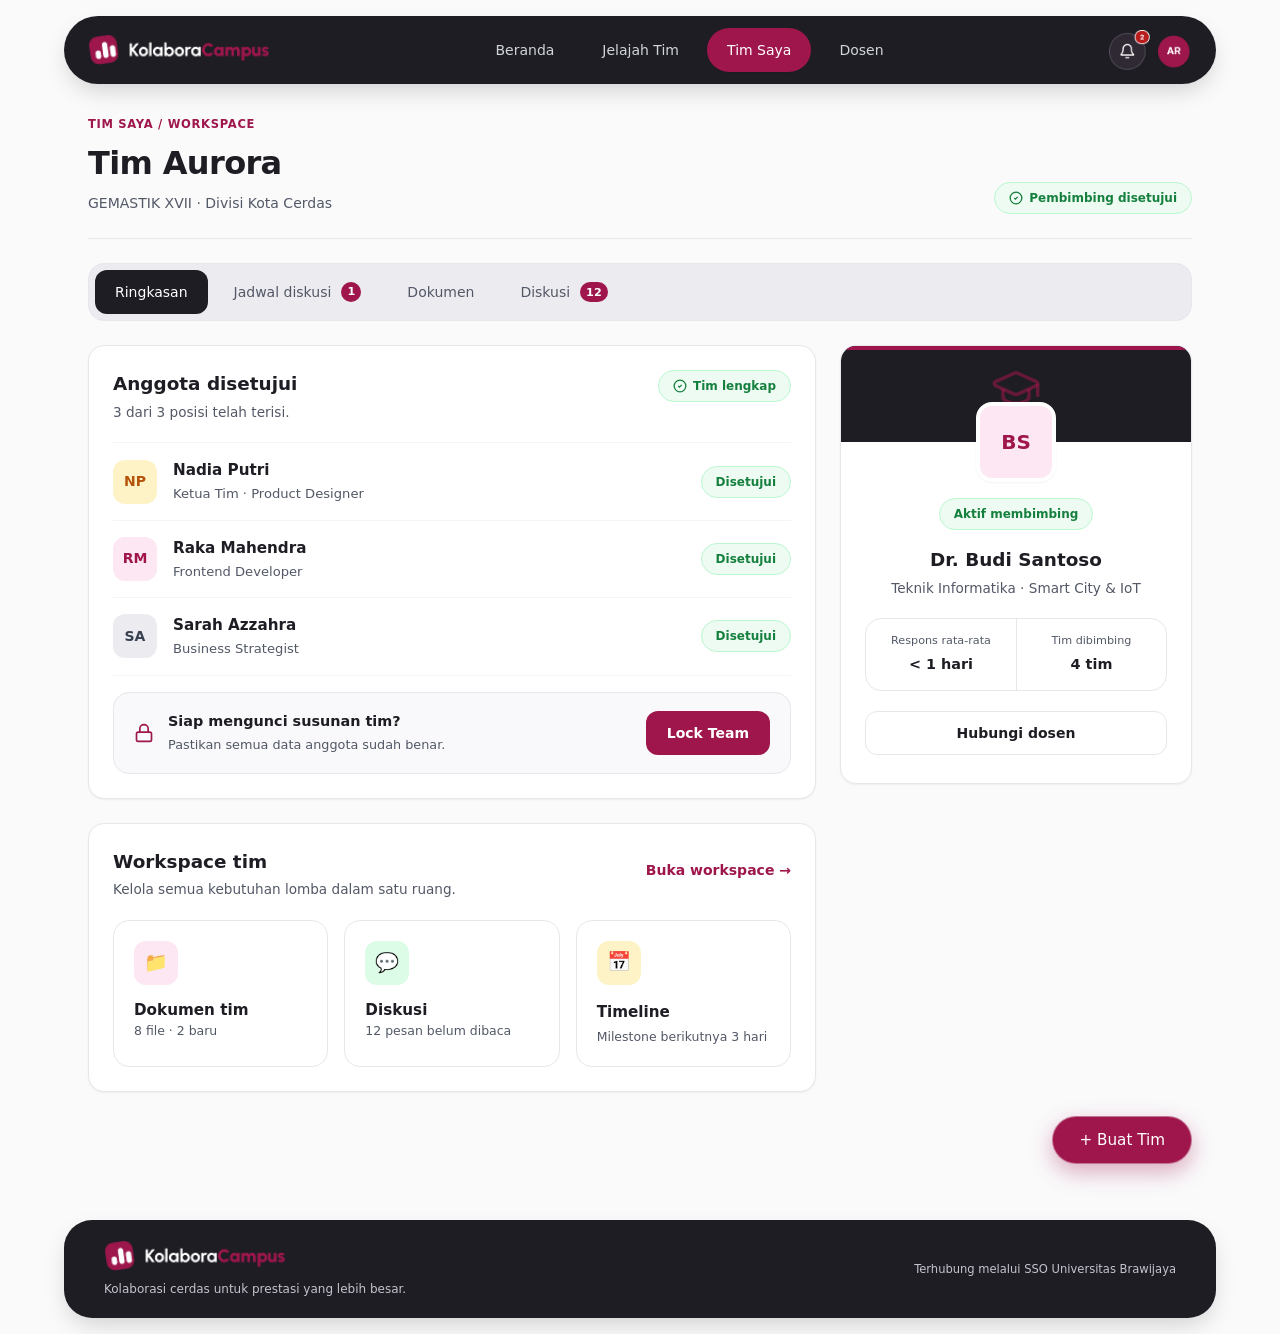
<file: tim-saya.html>
<!DOCTYPE html>
<html lang="id">
<head>
  <meta charset="UTF-8">
  <meta name="viewport" content="width=device-width, initial-scale=1.0">
  <title>Tim Saya — KolaboraCampus</title>
  <link rel="stylesheet" href="style.css">
</head>
<body>
  <a href="#konten-utama" class="skip-link">Lewati ke konten utama</a>

  <!-- HEADER & NAVIGASI (Aktif: Tim Saya) -->
  <div class="site-header-wrapper">
    <header class="site-header">
      <a href="index.html" class="header-logo">
        <img src="assets/image/Logo.png" alt="KolaboraCampus">
      </a>

      <nav aria-label="Navigasi utama" class="desktop-nav">
        <a href="index.html" class="nav-link"><span>Beranda</span></a>
        <a href="jelajah-tim.html" class="nav-link"><span>Jelajah Tim</span></a>
        <a href="tim-saya.html" class="nav-link is-active" aria-current="page"><span>Tim Saya</span></a>
        <a href="dosen.html" class="nav-link"><span>Dosen</span></a>
      </nav>

      <div class="header-actions">
        <button type="button" id="notprof-btn" class="notprof-btn" aria-label="Notifikasi dan Profil">
          <img src="assets/image/NotProf.png" alt="Notifikasi dan Profil">
        </button>

        <button
          type="button"
          id="mobile-menu-toggle"
          class="mobile-menu-toggle"
          aria-label="Buka menu"
          aria-expanded="false"
          aria-controls="mobile-nav-drawer"
        >
          <svg class="icon-open" width="20" height="20" viewBox="0 0 24 24" fill="none" stroke="currentColor" stroke-width="2" aria-hidden="true">
            <line x1="4" x2="20" y1="12" y2="12"/><line x1="4" x2="20" y1="6" y2="6"/><line x1="4" x2="20" y1="18" y2="18"/>
          </svg>
          <svg class="icon-close" width="20" height="20" viewBox="0 0 24 24" fill="none" stroke="currentColor" stroke-width="2" aria-hidden="true">
            <path d="M18 6 6 18"/><path d="m6 6 12 12"/>
          </svg>
        </button>
      </div>
    </header>

    <div id="mobile-nav-drawer" class="mobile-nav-drawer">
      <nav aria-label="Navigasi mobile" class="mobile-nav">
        <a href="index.html" class="nav-link"><span>Beranda</span></a>
        <a href="jelajah-tim.html" class="nav-link"><span>Jelajah Tim</span></a>
        <a href="tim-saya.html" class="nav-link is-active" aria-current="page"><span>Tim Saya</span></a>
        <a href="dosen.html" class="nav-link"><span>Dosen</span></a>
      </nav>
    </div>
  </div>

  <!-- KONTEN UTAMA TIM SAYA -->
  <main id="konten-utama" class="page-main" tabindex="-1">
    <!-- 1. Header Identitas Tim -->
    <section class="workspace-head-section" aria-label="Identitas tim">
      <div class="container">
        <div class="workspace-head-row">
          <div>
            <p class="workspace-eyebrow">TIM SAYA / WORKSPACE</p>
            <h1 class="workspace-title">Tim Aurora</h1>
            <p class="workspace-subtitle">GEMASTIK XVII · Divisi Kota Cerdas</p>
          </div>

          <span class="status-pill-green">
            <svg width="14" height="14" viewBox="0 0 24 24" fill="none" stroke="currentColor" stroke-width="2.2" aria-hidden="true">
              <circle cx="12" cy="12" r="10"/><path d="m9 12 2 2 4-4"/>
            </svg>
            <span>Pembimbing disetujui</span>
          </span>
        </div>
      </div>
    </section>

    <!-- 2. Tab Navigasi Workspace -->
    <section class="workspace-tabs-section" aria-label="Navigasi workspace Tim Aurora">
      <div class="container">
        <div class="workspace-tabs" role="tablist" aria-label="Navigasi workspace Tim Aurora">
          <button type="button" class="workspace-tab is-active" role="tab" aria-selected="true" data-workspace-tab="ringkasan">
            <span>Ringkasan</span>
          </button>

          <a href="jadwal-diskusi.html" class="workspace-tab">
            <span>Jadwal diskusi</span>
            <span class="tab-badge">1</span>
          </a>

          <button type="button" class="workspace-tab" role="tab" aria-selected="false" data-workspace-tab="dokumen">
            <span>Dokumen</span>
          </button>

          <button type="button" class="workspace-tab" role="tab" aria-selected="false" data-workspace-tab="diskusi">
            <span>Diskusi</span>
            <span class="tab-badge">12</span>
          </button>
        </div>
      </div>
    </section>

    <!-- 3. Panel Konten Berdasarkan Tab Aktif -->
    <section class="workspace-body-section">
      <div class="container">
        <!-- TAB 1: RINGKASAN -->
        <div id="tab-panel-ringkasan" class="workspace-panel" data-tab-panel="ringkasan">
          <div class="workspace-grid">
            <!-- Kolom Kiri (8 kolom) -->
            <div class="workspace-main-col">
              <!-- Kartu Anggota Disetujui -->
              <section class="panel-card" aria-labelledby="judul-anggota-disetujui">
                <div class="panel-card-head">
                  <div>
                    <h2 id="judul-anggota-disetujui" class="panel-card-title">Anggota disetujui</h2>
                    <p class="panel-card-sub">3 dari 3 posisi telah terisi.</p>
                  </div>

                  <span class="status-pill-green">
                    <svg width="14" height="14" viewBox="0 0 24 24" fill="none" stroke="currentColor" stroke-width="2.2" aria-hidden="true">
                      <circle cx="12" cy="12" r="10"/><path d="m9 12 2 2 4-4"/>
                    </svg>
                    <span>Tim lengkap</span>
                  </span>
                </div>

                <div class="approved-list">
                  <div class="approved-item">
                    <div class="approved-member-left">
                      <div class="member-avatar avatar-amber" aria-hidden="true">NP</div>
                      <div>
                        <p class="approved-name">Nadia Putri</p>
                        <p class="approved-role">Ketua Tim · Product Designer</p>
                      </div>
                    </div>
                    <span class="status-pill-green">Disetujui</span>
                  </div>

                  <div class="approved-item">
                    <div class="approved-member-left">
                      <div class="member-avatar avatar-pink" aria-hidden="true">RM</div>
                      <div>
                        <p class="approved-name">Raka Mahendra</p>
                        <p class="approved-role">Frontend Developer</p>
                      </div>
                    </div>
                    <span class="status-pill-green">Disetujui</span>
                  </div>

                  <div class="approved-item">
                    <div class="approved-member-left">
                      <div class="member-avatar avatar-gray" aria-hidden="true">SA</div>
                      <div>
                        <p class="approved-name">Sarah Azzahra</p>
                        <p class="approved-role">Business Strategist</p>
                      </div>
                    </div>
                    <span class="status-pill-green">Disetujui</span>
                  </div>
                </div>

                <!-- Status Belum Dikunci -->
                <div id="lock-team-prompt" class="lock-box">
                  <div class="lock-box-left">
                    <svg class="lock-icon-maroon" width="20" height="20" viewBox="0 0 24 24" fill="none" stroke="currentColor" stroke-width="2" aria-hidden="true">
                      <rect width="18" height="11" x="3" y="11" rx="2" ry="2"/><path d="M7 11V7a5 5 0 0 1 10 0v4"/>
                    </svg>
                    <div>
                      <p class="lock-box-title">Siap mengunci susunan tim?</p>
                      <p class="lock-box-sub">Pastikan semua data anggota sudah benar.</p>
                    </div>
                  </div>
                  <button type="button" id="btn-open-lock-dialog" class="btn btn-primary">Lock Team</button>
                </div>

                <!-- Status Sudah Dikunci (Muncul setelah konfirmasi) -->
                <div id="lock-team-confirmed" class="lock-box is-locked is-hidden" role="status" aria-live="polite">
                  <div class="lock-box-left">
                    <svg class="lock-icon-green" width="20" height="20" viewBox="0 0 24 24" fill="none" stroke="currentColor" stroke-width="2.5" aria-hidden="true">
                      <path d="M20 6 9 17l-5-5"/>
                    </svg>
                    <div>
                      <p class="lock-box-title is-green">Tim telah dikunci</p>
                      <p id="lock-confirmed-date" class="lock-box-sub">Susunan final dikonfirmasi.</p>
                    </div>
                  </div>
                </div>
              </section>

              <!-- Kartu Workspace Tim -->
              <section class="panel-card" aria-labelledby="judul-workspace-tim">
                <div class="panel-card-head">
                  <div>
                    <h2 id="judul-workspace-tim" class="panel-card-title">Workspace tim</h2>
                    <p class="panel-card-sub">Kelola semua kebutuhan lomba dalam satu ruang.</p>
                  </div>

                  <button type="button" class="link-action" data-switch-tab="dokumen">
                    <span>Buka workspace →</span>
                  </button>
                </div>

                <div class="shortcut-grid">
                  <button type="button" class="shortcut-card" data-switch-tab="dokumen">
                    <div class="shortcut-icon avatar-pink" aria-hidden="true">📁</div>
                    <h3 class="shortcut-title">Dokumen tim</h3>
                    <p class="shortcut-sub">8 file · 2 baru</p>
                  </button>

                  <button type="button" class="shortcut-card" data-switch-tab="diskusi">
                    <div class="shortcut-icon shortcut-green" aria-hidden="true">💬</div>
                    <h3 class="shortcut-title">Diskusi</h3>
                    <p class="shortcut-sub">12 pesan belum dibaca</p>
                  </button>

                  <a href="jadwal-diskusi.html" class="shortcut-card">
                    <div class="shortcut-icon avatar-amber" aria-hidden="true">📅</div>
                    <h3 class="shortcut-title">Timeline</h3>
                    <p class="shortcut-sub">Milestone berikutnya 3 hari</p>
                  </a>
                </div>
              </section>
            </div>

            <!-- Kolom Kanan (4 kolom): Profil Dosen Pembimbing -->
            <aside class="workspace-side-col" aria-label="Profil dosen pembimbing">
              <div class="advisor-profile-card">
                <div class="advisor-banner-dark" aria-hidden="true">
                  <svg width="52" height="52" viewBox="0 0 24 24" fill="none" stroke="currentColor" stroke-width="1.6">
                    <path d="M21.42 10.922a1 1 0 0 0-.019-1.838L12.83 5.18a2 2 0 0 0-1.66 0L2.6 9.08a1 1 0 0 0 0 1.832l8.57 3.908a2 2 0 0 0 1.66 0z"/>
                    <path d="M22 10v6"/><path d="M6 12.5V16a6 3 0 0 0 12 0v-3.5"/>
                  </svg>
                </div>

                <div class="advisor-profile-body">
                  <div class="advisor-avatar-box" aria-hidden="true">BS</div>
                  <span class="status-pill-green advisor-status-badge">Aktif membimbing</span>

                  <h3 class="advisor-profile-name">Dr. Budi Santoso</h3>
                  <p class="advisor-profile-meta">Teknik Informatika · Smart City &amp; IoT</p>

                  <div class="advisor-stats-box">
                    <div class="advisor-stat-col">
                      <p class="advisor-stat-label">Respons rata-rata</p>
                      <p class="advisor-stat-val">&lt; 1 hari</p>
                    </div>
                    <div class="advisor-stat-col">
                      <p class="advisor-stat-label">Tim dibimbing</p>
                      <p class="advisor-stat-val">4 tim</p>
                    </div>
                  </div>

                  <button type="button" class="btn btn-outline advisor-contact-btn" data-switch-tab="diskusi">
                    <span>Hubungi dosen</span>
                  </button>
                </div>
              </div>
            </aside>
          </div>
        </div>

        <!-- TAB 2: DOKUMEN -->
        <div id="tab-panel-dokumen" class="workspace-panel is-hidden" data-tab-panel="dokumen">
          <div class="empty-box">
            <p class="approved-name">Dokumen tim</p>
            <p class="panel-card-sub">Daftar 8 berkas proposal dan lampiran Tim Aurora tampil di ruang ini.</p>
          </div>
        </div>

        <!-- TAB 3: DISKUSI -->
        <div id="tab-panel-diskusi" class="workspace-panel is-hidden" data-tab-panel="diskusi">
          <div class="empty-box">
            <p class="approved-name">Diskusi tim</p>
            <p class="panel-card-sub">Ruang percakapan anggota Tim Aurora bersama Dr. Budi Santoso (12 pesan belum dibaca).</p>
          </div>
        </div>

        <!-- Tombol Buat Tim -->
        <div class="section-bottom-action">
          <button type="button" class="btn-buat-tim" data-open-buat-tim>
            <span>+ Buat Tim</span>
          </button>
        </div>
      </div>
    </section>
  </main>

  <!-- FOOTER -->
  <div class="site-footer-wrapper">
    <footer class="site-footer">
      <div class="footer-brand">
        <img src="assets/image/Logo.png" alt="KolaboraCampus">
        <p class="footer-tagline">Kolaborasi cerdas untuk prestasi yang lebih besar.</p>
      </div>
      <p class="footer-sso">Terhubung melalui SSO Universitas Brawijaya</p>
    </footer>
  </div>

  <!-- DIALOG KONFIRMASI KUNCI TIM (KunciTimDialog.jsx) -->
  <div id="kunci-tim-modal" class="modal-overlay" role="dialog" aria-modal="true" aria-labelledby="kunci-tim-title">
    <div class="modal-card modal-lock-card">
      <button type="button" class="modal-close-btn modal-close-floating" data-close-modal aria-label="Tutup dialog">✕</button>

      <div class="modal-icon-badge" aria-hidden="true">🔒</div>

      <h2 id="kunci-tim-title" class="modal-title">Kunci &amp; Konfirmasi Tim?</h2>
      <p class="modal-subtitle">
        Setelah dikunci, susunan anggota tidak dapat diubah tanpa persetujuan admin. Pastikan seluruh anggota dan perannya sudah benar.
      </p>

      <div class="warning-callout">
        <p class="warning-callout-title">⚠ Tindakan ini memengaruhi seluruh tim</p>
        <p class="warning-callout-sub">Undangan yang masih tertunda akan otomatis dibatalkan.</p>
      </div>

      <hr class="modal-divider modal-divider-spaced">

      <div class="modal-actions">
        <button type="button" class="btn btn-outline" data-close-modal>Batal</button>
        <button type="button" id="btn-confirm-lock-team" class="btn btn-danger">Ya, kunci tim</button>
      </div>
    </div>
  </div>

  <!-- DIALOG BUAT TIM BARU -->
  <div id="buat-tim-modal" class="modal-overlay" role="dialog" aria-modal="true" aria-labelledby="buat-tim-title">
    <div class="modal-card">
      <button type="button" class="modal-close-btn modal-close-floating" data-close-modal aria-label="Tutup dialog">✕</button>
      <div class="modal-icon-badge" aria-hidden="true">👥</div>
      <h2 id="buat-tim-title" class="modal-title">Buat tim baru</h2>
      <p class="modal-subtitle">Lengkapi identitas tim dan kebutuhan anggota. Tim akan langsung muncul di &ldquo;Tim Saya&rdquo;.</p>

      <form id="buat-tim-form" class="modal-form">
        <div class="form-field">
          <label for="nama-tim" class="form-label">Nama tim</label>
          <input id="nama-tim" name="nama_tim" type="text" required placeholder="Contoh: Tim Aurora" class="form-control">
        </div>

        <div class="form-field">
          <label for="lomba-diikuti" class="form-label">Lomba yang diikuti</label>
          <div class="select-wrapper">
            <select id="lomba-diikuti" name="lomba" class="form-control form-select">
              <option value="GEMASTIK XVII">GEMASTIK XVII</option>
              <option value="L'Oréal Brandstorm">L'Oréal Brandstorm</option>
              <option value="Kreasi UI/UX Nasional">Kreasi UI/UX Nasional</option>
            </select>
          </div>
        </div>

        <div class="form-field">
          <p class="form-label">Posisi yang dibutuhkan</p>
          <div id="positions-list" class="positions-list">
            <div class="position-row">
              <input type="text" name="posisi_nama[]" required placeholder="Contoh: Backend Developer" aria-label="Nama posisi" class="form-control position-input-name">
              <input type="number" name="posisi_jumlah[]" min="1" max="10" value="1" aria-label="Jumlah posisi" class="form-control position-input-qty">
            </div>
          </div>
          <button type="button" id="btn-add-position" class="btn-add-position">+ Tambah posisi</button>
        </div>

        <hr class="modal-divider">
        <div class="modal-actions">
          <button type="button" class="btn btn-outline" data-close-modal>Batal</button>
          <button type="submit" class="btn btn-primary">+ Buat tim &amp; buka workspace</button>
        </div>
      </form>
    </div>
  </div>

  <!-- Toast Status Global -->
  <div id="status-toast" class="status-toast" role="status" aria-live="polite" aria-atomic="true">
    <div>
      <p id="status-toast-title" class="status-toast-title"></p>
      <p id="status-toast-message" class="status-toast-message"></p>
    </div>
  </div>

  <script src="script.js"></script>
</body>
</html>
</file>
<file: style.css>
/* ==========================================================================
   KOLABORACAMPUS — EXTERNAL STYLESHEET (HTML5 / CSS3 / WCAG 2.2 AA)
   ========================================================================== */

*,
*::before,
*::after {
  box-sizing: border-box;
  margin: 0;
  padding: 0;
}

:root {
  /* Palet Warna Utama (KolaboraCampus) */
  --color-bg-page: #fafafb;
  --color-bg-surface: #ffffff;
  --color-bg-dark: #1e1d24;
  --color-bg-muted: #f3f4f6;

  /* Warna Aksen Brand */
  --color-primary: #9e164b;
  --color-primary-hover: #82113d;
  --color-primary-soft: #fff4f8;
  --color-primary-badge: #fce7f3;
  --color-primary-border: #e885aa;

  /* Warna Teks & Garis (Kontras WCAG AA) */
  --color-text-main: #1e1d24;
  --color-text-body: #374151;
  --color-text-muted: #525866;
  --color-text-on-dark: #ffffff;
  --color-text-on-dark-muted: #c4c3ce;
  --color-border: #e5e7eb;
  --color-border-strong: #d1d5db;

  /* Warna Semantik Status */
  --color-success: #15803d;
  --color-success-bg: #eefbf3;
  --color-success-border: #86efac;
  --color-danger: #b91c1c;
  --color-danger-bg: #fef2f2;
  --color-amber: #b45309;
  --color-amber-bg: #fef3c7;
  --color-teal: #0f766e;
  --color-teal-bg: #ccfbf1;
  --color-purple: #7e22ce;
  --color-purple-bg: #f3e8ff;

  /* Tipografi & Dimensi */
  --font-sans: system-ui, -apple-system, "Segoe UI", Roboto, Helvetica, Arial, sans-serif;
  --container-max: 1152px; /* setara max-w-6xl */
  --radius-sm: 8px;
  --radius-md: 12px;
  --radius-lg: 16px;
  --radius-xl: 24px;
  --radius-pill: 9999px;

  /* Bayangan */
  --shadow-xs: 0 1px 2px rgba(0, 0, 0, 0.05);
  --shadow-md: 0 4px 12px rgba(0, 0, 0, 0.08);
  --shadow-dark: 0 10px 25px -5px rgba(0, 0, 0, 0.18);
  --shadow-modal: 0 24px 48px -12px rgba(0, 0, 0, 0.25);
}

html {
  font-size: 100%;
  scroll-behavior: smooth;
}

body {
  font-family: var(--font-sans);
  background-color: var(--color-bg-page);
  color: var(--color-text-main);
  line-height: 1.5;
  min-height: 100vh;
  display: flex;
  flex-direction: column;
  -webkit-font-smoothing: antialiased;
}

button,
input,
select,
textarea {
  font-family: inherit;
  font-size: inherit;
}

img {
  max-width: 100%;
  display: block;
}

a {
  color: inherit;
  text-decoration: none;
}

/* Indikator Fokus Aksesibel (WCAG 2.2 SC 2.4.7) */
:focus-visible {
  outline: 3px solid var(--color-primary);
  outline-offset: 2px;
}

/* Skip Link untuk Navigasi Keyboard (WCAG 2.2 SC 2.4.1) */
.skip-link {
  position: absolute;
  left: -9999px;
  top: 0;
  z-index: 9999;
  background-color: var(--color-primary);
  color: #ffffff;
  padding: 12px 20px;
  font-weight: 700;
  border-radius: 0 0 var(--radius-sm) 0;
}

.skip-link:focus {
  left: 0;
}

/* ==========================================================================
   LAYOUT KONTAINER UTAMA
   ========================================================================== */
.page-main {
  flex: 1;
  padding-bottom: 1.5rem;
}

.container {
  width: 100%;
  max-width: var(--container-max);
  margin: 0 auto;
  padding: 0 12px;
}

@media (min-width: 640px) {
  .container {
    padding: 0 24px;
  }
}

/* ==========================================================================
   HEADER & NAVIGASI (FLEXBOX 1D)
   ========================================================================== */
.site-header-wrapper {
  position: sticky;
  top: 0;
  z-index: 50;
  width: 100%;
  padding: 12px 12px 0;
}

.site-header {
  max-width: var(--container-max);
  margin: 0 auto;
  display: flex;
  align-items: center;
  justify-content: space-between;
  gap: 12px;
  background-color: var(--color-bg-dark);
  color: var(--color-text-on-dark);
  border-radius: var(--radius-pill);
  padding: 10px 16px;
  box-shadow: var(--shadow-dark);
}

.header-logo {
  display: flex;
  align-items: center;
  flex-shrink: 0;
  border-radius: var(--radius-sm);
}

.header-logo img {
  height: 28px;
  width: auto;
  object-fit: contain;
}

.desktop-nav {
  display: none;
  align-items: center;
  gap: 4px;
}

.nav-link {
  display: inline-flex;
  align-items: center;
  gap: 8px;
  padding: 10px 16px;
  min-height: 44px;
  border-radius: var(--radius-pill);
  font-size: 0.875rem;
  font-weight: 500;
  color: #d1d5db;
  white-space: nowrap;
  transition: background-color 0.2s ease, color 0.2s ease;
}

.nav-link:hover {
  background-color: rgba(255, 255, 255, 0.1);
  color: #ffffff;
}

.nav-link.is-active {
  background-color: var(--color-primary);
  color: #ffffff;
  box-shadow: var(--shadow-xs);
}

.nav-link:focus-visible,
.header-logo:focus-visible,
.notprof-btn:focus-visible,
.mobile-menu-toggle:focus-visible {
  outline: 3px solid #ffffff;
  outline-offset: 2px;
}

.nav-icon {
  width: 16px;
  height: 16px;
  flex-shrink: 0;
}

.header-actions {
  display: flex;
  align-items: center;
  gap: 8px;
}

.notprof-btn {
  display: flex;
  align-items: center;
  flex-shrink: 0;
  background: transparent;
  border: none;
  border-radius: var(--radius-pill);
  cursor: pointer;
  padding: 0;
  transition: opacity 0.2s ease;
}

.notprof-btn:hover {
  opacity: 0.9;
}

.notprof-btn img {
  height: 32px;
  width: auto;
  object-fit: contain;
}

.mobile-menu-toggle {
  display: flex;
  align-items: center;
  justify-content: center;
  width: 40px;
  height: 40px;
  border-radius: var(--radius-pill);
  border: none;
  background-color: rgba(255, 255, 255, 0.1);
  color: #e5e7eb;
  cursor: pointer;
  transition: background-color 0.2s ease, color 0.2s ease;
}

.mobile-menu-toggle:hover {
  background-color: rgba(255, 255, 255, 0.2);
  color: #ffffff;
}

.mobile-menu-toggle .icon-close {
  display: none;
}

.mobile-menu-toggle.is-open .icon-open {
  display: none;
}

.mobile-menu-toggle.is-open .icon-close {
  display: block;
}

/* Dropdown Menu Mobile */
.mobile-nav-drawer {
  max-width: var(--container-max);
  margin: 0 auto;
  overflow: hidden;
  max-height: 0;
  opacity: 0;
  pointer-events: none;
  transition: max-height 0.22s ease, opacity 0.2s ease, margin-top 0.2s ease;
}

.mobile-nav-drawer.is-open {
  margin-top: 8px;
  max-height: 360px;
  opacity: 1;
  pointer-events: auto;
}

.mobile-nav {
  background-color: var(--color-bg-dark);
  color: #ffffff;
  border-radius: var(--radius-xl);
  padding: 12px;
  box-shadow: var(--shadow-dark);
  display: flex;
  flex-direction: column;
  gap: 6px;
}

.mobile-nav .nav-link {
  width: 100%;
  border-radius: var(--radius-lg);
  padding: 12px 16px;
  gap: 12px;
}

@media (min-width: 640px) {
  .site-header-wrapper {
    padding: 16px 24px 0;
  }

  .site-header {
    padding: 12px 24px;
  }

  .header-logo img {
    height: 32px;
  }

  .notprof-btn img {
    height: 40px;
  }

  .header-actions {
    gap: 12px;
  }
}

@media (min-width: 768px) {
  .desktop-nav {
    display: flex;
  }

  .mobile-menu-toggle,
  .mobile-nav-drawer {
    display: none;
  }
}

@media (min-width: 1024px) {
  .desktop-nav {
    gap: 8px;
  }

  .desktop-nav .nav-link {
    padding: 10px 20px;
  }
}

/* ==========================================================================
   FOOTER
   ========================================================================== */
.site-footer-wrapper {
  width: 100%;
  padding: 32px 12px 16px;
}

.site-footer {
  max-width: var(--container-max);
  margin: 0 auto;
  display: flex;
  flex-direction: column;
  align-items: flex-start;
  justify-content: space-between;
  gap: 10px;
  background-color: var(--color-bg-dark);
  color: var(--color-text-on-dark);
  border-radius: 28px;
  padding: 16px 24px;
  box-shadow: var(--shadow-dark);
}

.footer-brand {
  display: flex;
  flex-direction: column;
  align-items: flex-start;
  gap: 8px;
}

.footer-brand img {
  height: 28px;
  width: auto;
  object-fit: contain;
}

.footer-tagline {
  font-size: 0.7rem;
  color: var(--color-text-on-dark-muted);
}

.footer-sso {
  font-size: 0.68rem;
  color: var(--color-text-on-dark-muted);
}

@media (min-width: 640px) {
  .site-footer-wrapper {
    padding: 32px 24px 16px;
  }

  .site-footer {
    flex-direction: row;
    align-items: center;
    padding: 20px 40px;
  }

  .footer-brand img {
    height: 32px;
  }

  .footer-tagline {
    font-size: 0.75rem;
  }

  .footer-sso {
    text-align: right;
    font-size: 0.72rem;
  }
}

/* ==========================================================================
   KOMPONEN GLOBAL: TOMBOL, MODAL, & TOAST STATUS
   ========================================================================== */
.btn {
  display: inline-flex;
  align-items: center;
  justify-content: center;
  gap: 8px;
  min-height: 44px;
  padding: 10px 20px;
  border-radius: var(--radius-md);
  font-size: 0.875rem;
  font-weight: 600;
  cursor: pointer;
  border: 1px solid transparent;
  transition: background-color 0.18s ease, border-color 0.18s ease, color 0.18s ease;
}

.btn-primary {
  background-color: var(--color-primary);
  color: #ffffff;
}

.btn-primary:hover:not(:disabled) {
  background-color: var(--color-primary-hover);
}

.btn-outline {
  background-color: var(--color-bg-surface);
  color: var(--color-text-main);
  border-color: var(--color-border);
}

.btn-outline:hover:not(:disabled) {
  background-color: #f9fafb;
}

.btn:disabled {
  opacity: 0.65;
  cursor: not-allowed;
}

/* Modal / Dialog */
.modal-overlay {
  position: fixed;
  inset: 0;
  z-index: 100;
  display: none;
  align-items: center;
  justify-content: center;
  background-color: rgba(0, 0, 0, 0.45);
  backdrop-filter: blur(2px);
  padding: 16px;
}

.modal-overlay.is-open {
  display: flex;
}

.modal-card {
  position: relative;
  width: 100%;
  max-width: 672px;
  max-height: 90vh;
  overflow-y: auto;
  background-color: var(--color-bg-surface);
  border-radius: var(--radius-lg);
  padding: 24px;
  box-shadow: var(--shadow-modal);
}

@media (min-width: 640px) {
  .modal-card {
    padding: 32px;
  }
}

/* Toast Notifikasi (WCAG 4.1.3) */
.status-toast {
  position: fixed;
  right: 20px;
  bottom: 20px;
  z-index: 120;
  max-width: 380px;
  background-color: var(--color-bg-dark);
  color: #ffffff;
  border-radius: var(--radius-lg);
  padding: 14px 18px;
  box-shadow: var(--shadow-modal);
  display: none;
  align-items: flex-start;
  gap: 12px;
}

.status-toast.is-open {
  display: flex;
}

.status-toast-title {
  font-size: 0.875rem;
  font-weight: 700;
}

.status-toast-message {
  font-size: 0.8rem;
  color: var(--color-text-on-dark-muted);
  margin-top: 2px;
}

/* Helper sembunyi */
.is-hidden {
  display: none !important;
}

/* ==========================================================================
   UTILITAS AKSESIBILITAS (SCREEN READER ONLY)
   ========================================================================== */
.sr-only {
  position: absolute;
  width: 1px;
  height: 1px;
  padding: 0;
  margin: -1px;
  overflow: hidden;
  clip: rect(0, 0, 0, 0);
  white-space: nowrap;
  border: 0;
}

/* ==========================================================================
   BANNER PENCARIAN (Pencarian.jsx)
   ========================================================================== */
.banner-section {
  padding-top: 16px;
}

.search-banner {
  display: flex;
  flex-direction: column;
  gap: 16px;
  background-color: var(--color-bg-dark);
  border-radius: var(--radius-lg);
  padding: 24px;
  box-shadow: var(--shadow-md);
}

.search-banner-title {
  font-size: 1.25rem;
  font-weight: 500;
  letter-spacing: -0.02em;
  color: #ffffff;
}

.search-banner-form {
  position: relative;
  width: 100%;
}

.search-banner-icon {
  position: absolute;
  left: 16px;
  top: 50%;
  transform: translateY(-50%);
  width: 18px;
  height: 18px;
  color: #6b7280;
  pointer-events: none;
}

.search-banner-input {
  width: 100%;
  min-height: 46px;
  border: none;
  border-radius: var(--radius-md);
  background-color: #ffffff;
  padding: 12px 16px 12px 44px;
  font-size: 0.9rem;
  color: var(--color-text-main);
}

.search-banner-input::placeholder {
  color: #6b7280;
}

.search-banner-input:focus {
  outline: none;
  box-shadow: 0 0 0 3px var(--color-primary);
}

@media (min-width: 768px) {
  .search-banner {
    flex-direction: row;
    align-items: center;
    justify-content: space-between;
    padding: 28px 36px;
  }

  .search-banner-title {
    font-size: 1.5rem;
  }

  .search-banner-form {
    width: 54%;
  }

  .search-banner-input {
    padding: 14px 16px 14px 48px;
    font-size: 1rem;
  }
}

/* ==========================================================================
   CAROUSEL INFORMASI TERBARU (Info.jsx)
   ========================================================================== */
.info-carousel {
  position: relative;
  overflow: hidden;
  border-radius: var(--radius-lg);
  border: 1px solid var(--color-primary);
  border-top: 4px solid var(--color-primary);
  background-color: var(--color-primary-soft);
}

.info-carousel-track {
  display: flex;
  transition: transform 0.65s ease-in-out;
}

.info-slide {
  width: 100%;
  flex-shrink: 0;
  display: grid;
  grid-template-columns: 1fr;
}

.info-slide-content {
  padding: 24px;
  display: flex;
  flex-direction: column;
  justify-content: space-between;
  align-items: flex-start;
}

.info-slide-head {
  display: flex;
  align-items: flex-start;
  gap: 16px;
}

.info-slide-icon {
  width: 48px;
  height: 48px;
  flex-shrink: 0;
  border-radius: var(--radius-pill);
  background-color: #fce4ec;
  color: var(--color-primary);
  display: flex;
  align-items: center;
  justify-content: center;
}

.info-slide-category {
  font-size: 0.72rem;
  font-weight: 700;
  text-transform: uppercase;
  letter-spacing: 0.06em;
  color: var(--color-primary);
}

.info-slide-title {
  margin-top: 4px;
  font-size: 1.25rem;
  font-weight: 700;
  letter-spacing: -0.02em;
  line-height: 1.25;
  color: var(--color-text-main);
}

.info-slide-desc {
  margin-top: 6px;
  font-size: 0.85rem;
  color: var(--color-text-muted);
}

.info-slide-cta {
  margin-top: 24px;
  display: inline-flex;
  align-items: center;
  gap: 24px;
  min-height: 44px;
  padding: 12px 20px;
  border-radius: var(--radius-md);
  background-color: var(--color-primary);
  color: #ffffff;
  font-size: 0.875rem;
  font-weight: 500;
  transition: background-color 0.2s ease;
}

.info-slide-cta:hover {
  background-color: var(--color-primary-hover);
}

.info-slide-media {
  position: relative;
  height: 220px;
  background-color: #e5e7eb;
}

.info-slide-media img {
  width: 100%;
  height: 100%;
  object-fit: cover;
}

.info-slide-credit {
  position: absolute;
  right: 12px;
  bottom: 12px;
  background-color: rgba(0, 0, 0, 0.6);
  color: rgba(255, 255, 255, 0.92);
  font-size: 0.65rem;
  padding: 4px 10px;
  border-radius: 6px;
}

.info-carousel-dots {
  display: flex;
  align-items: center;
  gap: 8px;
  padding: 16px 24px;
  background-color: var(--color-primary-soft);
}

.carousel-dot {
  height: 8px;
  width: 8px;
  border: none;
  border-radius: var(--radius-pill);
  background-color: #d1d5db;
  cursor: pointer;
  transition: width 0.25s ease, background-color 0.25s ease;
}

.carousel-dot:hover {
  background-color: #9ca3af;
}

.carousel-dot.is-active {
  width: 24px;
  background-color: var(--color-primary);
}

@media (min-width: 768px) {
  .info-slide {
    grid-template-columns: repeat(12, 1fr);
  }

  .info-slide-content {
    grid-column: span 7;
    padding: 36px 40px 76px;
  }

  .info-slide-icon {
    width: 56px;
    height: 56px;
  }

  .info-slide-title {
    font-size: 1.7rem;
  }

  .info-slide-media {
    grid-column: span 5;
    height: auto;
    min-height: 260px;
  }

  .info-carousel-dots {
    position: absolute;
    left: 40px;
    bottom: 28px;
    padding: 0;
    background-color: transparent;
  }
}

/* ==========================================================================
   SECTION LOMBA PILIHAN & FILTER KATEGORI (Beranda.jsx)
   ========================================================================== */
.lomba-section {
  margin-top: 40px;
}

.section-header-row {
  display: flex;
  align-items: flex-end;
  justify-content: space-between;
  gap: 16px;
}

.section-title {
  font-size: 1.35rem;
  font-weight: 700;
  letter-spacing: -0.02em;
  color: var(--color-text-main);
}

.section-subtitle {
  margin-top: 4px;
  font-size: 0.875rem;
  color: var(--color-text-muted);
}

.link-action {
  display: inline-flex;
  align-items: center;
  gap: 6px;
  flex-shrink: 0;
  background: transparent;
  border: none;
  color: var(--color-primary);
  font-size: 0.875rem;
  font-weight: 600;
  cursor: pointer;
  min-height: 44px;
}

.link-action:hover {
  color: var(--color-primary-hover);
  text-decoration: underline;
}

.category-pills {
  margin-top: 20px;
  display: flex;
  flex-wrap: wrap;
  align-items: center;
  gap: 10px;
}

.category-pill {
  min-height: 40px;
  padding: 8px 20px;
  border-radius: var(--radius-pill);
  border: 1px solid var(--color-border);
  background-color: var(--color-bg-surface);
  color: var(--color-text-body);
  font-size: 0.875rem;
  font-weight: 500;
  cursor: pointer;
  transition: background-color 0.18s ease, color 0.18s ease, border-color 0.18s ease;
}

.category-pill:hover {
  background-color: #f9fafb;
  border-color: var(--color-border-strong);
}

.category-pill.is-active {
  background-color: var(--color-bg-dark);
  border-color: var(--color-bg-dark);
  color: #ffffff;
}

/* ==========================================================================
   GRID & KARTU LOMBA (Lomba.jsx)
   ========================================================================== */
.lomba-grid {
  margin-top: 24px;
  display: grid;
  grid-template-columns: 1fr;
  gap: 20px;
}

@media (min-width: 640px) {
  .lomba-grid {
    grid-template-columns: repeat(2, 1fr);
  }
}

@media (min-width: 1024px) {
  .lomba-grid {
    grid-template-columns: repeat(3, 1fr);
  }
}

.lomba-card {
  display: flex;
  flex-direction: column;
  overflow: hidden;
  border-radius: 22px;
  border: 1px solid var(--color-border);
  background-color: var(--color-bg-surface);
  box-shadow: var(--shadow-xs);
  transition: box-shadow 0.2s ease, transform 0.2s ease;
}

.lomba-card:hover {
  box-shadow: var(--shadow-md);
  transform: translateY(-2px);
}

.lomba-card-accent {
  height: 3px;
  width: 100%;
}

.lomba-card-body {
  flex: 1;
  padding: 24px;
  display: flex;
  flex-direction: column;
  justify-content: space-between;
}

.lomba-card-top {
  display: flex;
  align-items: center;
  justify-content: space-between;
  gap: 12px;
}

.lomba-icon-circle {
  width: 48px;
  height: 48px;
  border-radius: var(--radius-pill);
  display: flex;
  align-items: center;
  justify-content: center;
  flex-shrink: 0;
}

.lomba-badge {
  display: inline-block;
  padding: 6px 14px;
  border-radius: var(--radius-pill);
  font-size: 0.75rem;
  font-weight: 600;
}

/* Varian Tema Lomba (Teal, Amber, Purple) */
.variant-teal .lomba-card-accent,
.variant-teal .detail-top-bar { background-color: #14b8a6; }
.variant-teal .lomba-icon-circle,
.variant-teal .lomba-badge,
.variant-teal .detail-icon-circle { background-color: var(--color-teal-bg); color: var(--color-teal); }
.variant-teal .detail-stat-icon,
.variant-teal .detail-summary-title { color: var(--color-teal); }

.variant-amber .lomba-card-accent,
.variant-amber .detail-top-bar { background-color: #f59e0b; }
.variant-amber .lomba-badge { background-color: var(--color-amber-bg); color: var(--color-amber); }
.variant-amber .lomba-icon-circle,
.variant-amber .detail-icon-circle { background-color: var(--color-primary-badge); color: var(--color-primary); }
.variant-amber .detail-stat-icon,
.variant-amber .detail-summary-title { color: var(--color-amber); }

.variant-purple .lomba-card-accent,
.variant-purple .detail-top-bar { background-color: #a855f7; }
.variant-purple .lomba-icon-circle,
.variant-purple .lomba-badge,
.variant-purple .detail-icon-circle { background-color: var(--color-purple-bg); color: var(--color-purple); }
.variant-purple .detail-stat-icon,
.variant-purple .detail-summary-title { color: var(--color-purple); }

.lomba-heading {
  margin-top: 20px;
}

.lomba-title {
  font-size: 1.25rem;
  font-weight: 700;
  letter-spacing: -0.02em;
  color: var(--color-text-main);
}

.lomba-organizer {
  margin-top: 4px;
  font-size: 0.875rem;
  color: var(--color-text-body);
}

.card-divider {
  border: 0;
  border-top: 1px solid #f3f4f6;
  margin: 18px 0;
}

.lomba-deadline {
  display: flex;
  align-items: center;
  justify-content: space-between;
  gap: 8px;
  font-size: 0.85rem;
}

.lomba-deadline-label {
  display: inline-flex;
  align-items: center;
  gap: 8px;
  color: var(--color-text-muted);
}

.lomba-deadline-value {
  font-weight: 700;
  color: var(--color-amber);
}

.lomba-stats {
  display: grid;
  grid-template-columns: repeat(2, 1fr);
}

.lomba-stat-item {
  padding-right: 16px;
}

.lomba-stat-item.is-open-pos {
  padding-right: 0;
  padding-left: 20px;
  border-left: 1px solid var(--color-border);
}

.lomba-stat-num {
  font-size: 1.5rem;
  font-weight: 700;
  color: var(--color-text-main);
  line-height: 1.2;
}

.lomba-stat-num.is-green {
  color: var(--color-success);
}

.lomba-stat-label {
  margin-top: 4px;
  font-size: 0.7rem;
  font-weight: 600;
  text-transform: uppercase;
  letter-spacing: 0.04em;
  color: var(--color-text-muted);
}

.lomba-roles-block {
  margin-top: 18px;
}

.lomba-roles-list {
  margin-top: 6px;
  font-size: 0.875rem;
  font-weight: 700;
  color: var(--color-text-main);
}

.role-dot {
  color: #d1d5db;
  margin: 0 4px;
}

.lomba-btn-primary {
  width: 100%;
  min-height: 46px;
  display: flex;
  align-items: center;
  justify-content: space-between;
  padding: 12px 20px;
  border-radius: var(--radius-lg);
  background-color: var(--color-primary);
  color: #ffffff;
  font-size: 0.875rem;
  font-weight: 500;
  transition: background-color 0.2s ease;
}

.lomba-btn-primary:hover {
  background-color: var(--color-primary-hover);
}

.lomba-btn-detail {
  margin-top: 12px;
  background: transparent;
  border: none;
  padding: 6px 0;
  font-size: 0.85rem;
  font-weight: 600;
  color: var(--color-primary);
  cursor: pointer;
}

.lomba-btn-detail:hover {
  text-decoration: underline;
}

.empty-box {
  margin-top: 24px;
  border-radius: var(--radius-lg);
  border: 1px dashed var(--color-border-strong);
  background-color: var(--color-bg-surface);
  padding: 48px 16px;
  text-align: center;
  font-size: 0.9rem;
  color: var(--color-text-muted);
}

/* ==========================================================================
   TOMBOL BUAT TIM (BuatTimButton.jsx)
   ========================================================================== */
.section-bottom-action {
  margin-top: 24px;
  display: flex;
  justify-content: flex-end;
}

.btn-buat-tim {
  display: inline-flex;
  align-items: center;
  gap: 10px;
  min-height: 48px;
  padding: 12px 26px;
  border: 1px solid rgba(255, 255, 255, 0.4);
  border-radius: var(--radius-pill);
  background-color: var(--color-primary);
  color: #ffffff;
  font-size: 0.95rem;
  font-weight: 500;
  cursor: pointer;
  box-shadow: 0 8px 22px rgba(158, 22, 75, 0.35);
  transition: background-color 0.2s ease, box-shadow 0.2s ease, transform 0.12s ease;
}

.btn-buat-tim:hover {
  background-color: var(--color-primary-hover);
  box-shadow: 0 10px 26px rgba(158, 22, 75, 0.45);
}

.btn-buat-tim:active {
  transform: scale(0.96);
}

/* ==========================================================================
   DIALOG DETAIL LOMBA (DetailLombaDialog.jsx)
   ========================================================================== */
.modal-detail-card {
  max-width: 768px;
  padding: 0;
  overflow: hidden;
  border: 1px solid var(--color-border);
}

.modal-detail-card.variant-teal { border-color: #14b8a6; }
.modal-detail-card.variant-amber { border-color: #f59e0b; }
.modal-detail-card.variant-purple { border-color: #a855f7; }

.detail-top-bar {
  height: 6px;
  width: 100%;
}

.detail-header {
  display: flex;
  align-items: flex-start;
  justify-content: space-between;
  gap: 16px;
  padding: 24px 28px;
}

.detail-header-left {
  display: flex;
  align-items: center;
  gap: 16px;
}

.detail-icon-circle {
  width: 52px;
  height: 52px;
  border-radius: var(--radius-pill);
  display: flex;
  align-items: center;
  justify-content: center;
  flex-shrink: 0;
}

.detail-title {
  margin-top: 6px;
  font-size: 1.35rem;
  font-weight: 700;
  color: var(--color-text-main);
}

.detail-organizer {
  margin-top: 2px;
  font-size: 0.875rem;
  color: var(--color-text-muted);
}

.modal-close-btn {
  width: 38px;
  height: 38px;
  border: none;
  border-radius: var(--radius-pill);
  background: transparent;
  color: #6b7280;
  display: flex;
  align-items: center;
  justify-content: center;
  cursor: pointer;
  flex-shrink: 0;
}

.modal-close-btn:hover {
  background-color: var(--color-bg-muted);
  color: var(--color-text-main);
}

.modal-close-floating {
  position: absolute;
  top: 20px;
  right: 20px;
}

.detail-stats-row {
  display: grid;
  grid-template-columns: 1fr;
  border-top: 1px solid var(--color-border);
  border-bottom: 1px solid var(--color-border);
}

.detail-stat-cell {
  display: flex;
  align-items: center;
  gap: 12px;
  padding: 16px 28px;
  border-bottom: 1px solid var(--color-border);
}

.detail-stat-cell:last-child {
  border-bottom: none;
}

.detail-stat-label {
  font-size: 0.68rem;
  font-weight: 600;
  text-transform: uppercase;
  letter-spacing: 0.05em;
  color: var(--color-text-muted);
}

.detail-stat-val {
  margin-top: 2px;
  font-size: 0.9rem;
  font-weight: 700;
  color: var(--color-text-main);
}

@media (min-width: 640px) {
  .detail-stats-row {
    grid-template-columns: repeat(3, 1fr);
  }

  .detail-stat-cell {
    border-bottom: none;
    border-right: 1px solid var(--color-border);
  }

  .detail-stat-cell:last-child {
    border-right: none;
  }
}

.detail-content {
  padding: 24px 28px;
}

.detail-two-col {
  display: grid;
  grid-template-columns: 1fr;
  gap: 24px;
}

@media (min-width: 768px) {
  .detail-two-col {
    grid-template-columns: repeat(2, 1fr);
    gap: 32px;
  }
}

.detail-subhead {
  font-size: 0.95rem;
  font-weight: 700;
  color: var(--color-text-main);
}

.detail-paragraph {
  margin-top: 10px;
  font-size: 0.875rem;
  line-height: 1.65;
  color: var(--color-text-body);
}

.detail-req-list {
  margin-top: 10px;
  padding-left: 18px;
  display: flex;
  flex-direction: column;
  gap: 8px;
  font-size: 0.875rem;
  color: var(--color-text-body);
}

.detail-summary-box {
  margin-top: 24px;
  display: grid;
  grid-template-columns: 1fr;
  border-radius: var(--radius-md);
  border: 1px solid var(--color-border);
  overflow: hidden;
}

.variant-teal .detail-summary-box { border-color: #99f6e4; background-color: rgba(204, 251, 241, 0.7); }
.variant-amber .detail-summary-box { border-color: #fde68a; background-color: rgba(254, 243, 199, 0.7); }
.variant-purple .detail-summary-box { border-color: #e9d5ff; background-color: rgba(243, 232, 255, 0.7); }

.detail-summary-col {
  padding: 16px 20px;
  border-bottom: 1px solid rgba(0, 0, 0, 0.08);
}

.detail-summary-col:last-child {
  border-bottom: none;
}

@media (min-width: 640px) {
  .detail-summary-box {
    grid-template-columns: repeat(2, 1fr);
  }

  .detail-summary-col {
    border-bottom: none;
    border-right: 1px solid rgba(0, 0, 0, 0.08);
  }

  .detail-summary-col:last-child {
    border-right: none;
  }
}

.detail-summary-title {
  font-size: 0.95rem;
  font-weight: 700;
}

.detail-summary-sub {
  margin-top: 2px;
  font-size: 0.8rem;
  color: var(--color-text-body);
}

.detail-footer {
  display: flex;
  justify-content: flex-end;
  gap: 10px;
  border-top: 1px solid var(--color-border);
  background-color: var(--color-bg-page);
  padding: 16px 28px;
}

/* ==========================================================================
   DIALOG BUAT TIM BARU (BuatTimDialog.jsx)
   ========================================================================== */
.modal-icon-badge {
  width: 48px;
  height: 48px;
  border-radius: var(--radius-pill);
  background-color: var(--color-primary-badge);
  color: var(--color-primary);
  display: flex;
  align-items: center;
  justify-content: center;
}

.modal-title {
  margin-top: 16px;
  font-size: 1.35rem;
  font-weight: 700;
  color: var(--color-text-main);
}

.modal-subtitle {
  margin-top: 4px;
  font-size: 0.875rem;
  color: var(--color-text-muted);
}

.modal-form {
  margin-top: 24px;
  display: flex;
  flex-direction: column;
  gap: 20px;
}

.form-field {
  display: flex;
  flex-direction: column;
}

.form-fieldset {
  border: none;
  padding: 0;
  margin: 0;
}

.form-label {
  display: block;
  font-size: 0.875rem;
  font-weight: 700;
  color: var(--color-text-main);
  margin-bottom: 8px;
}

.form-control {
  width: 100%;
  min-height: 44px;
  padding: 10px 14px;
  border: 1px solid var(--color-border);
  border-radius: var(--radius-md);
  background-color: #ffffff;
  font-size: 0.875rem;
  color: var(--color-text-main);
  transition: border-color 0.15s ease, box-shadow 0.15s ease;
}

.form-control:focus {
  outline: none;
  border-color: var(--color-primary);
  box-shadow: 0 0 0 3px rgba(158, 22, 75, 0.18);
}

.select-wrapper {
  position: relative;
}

.form-select {
  appearance: none;
  padding-right: 40px;
  cursor: pointer;
}

.select-chevron {
  position: absolute;
  right: 14px;
  top: 50%;
  transform: translateY(-50%);
  color: #6b7280;
  pointer-events: none;
}

.position-cols-head {
  display: flex;
  align-items: center;
  gap: 12px;
  margin-bottom: 6px;
  font-size: 0.68rem;
  font-weight: 600;
  text-transform: uppercase;
  letter-spacing: 0.05em;
  color: var(--color-text-muted);
}

.position-col-name {
  flex: 1;
}

.position-col-qty {
  width: 96px;
}

.positions-list {
  display: flex;
  flex-direction: column;
  gap: 10px;
}

.position-row {
  display: flex;
  align-items: center;
  gap: 12px;
}

.position-input-name {
  flex: 1;
}

.position-input-qty {
  width: 96px;
  text-align: center;
}

.btn-remove-pos {
  width: 40px;
  height: 40px;
  flex-shrink: 0;
  border: none;
  border-radius: var(--radius-sm);
  background: transparent;
  color: #6b7280;
  display: flex;
  align-items: center;
  justify-content: center;
  cursor: pointer;
}

.btn-remove-pos:hover {
  background-color: var(--color-primary-soft);
  color: var(--color-primary);
}

.btn-add-position {
  margin-top: 12px;
  align-self: flex-start;
  display: inline-flex;
  align-items: center;
  gap: 8px;
  min-height: 40px;
  padding: 8px 16px;
  border-radius: var(--radius-md);
  border: 1px dashed var(--color-border-strong);
  background: transparent;
  color: var(--color-primary);
  font-size: 0.8rem;
  font-weight: 600;
  cursor: pointer;
}

.btn-add-position:hover {
  border-color: var(--color-primary);
  background-color: var(--color-primary-soft);
}

.radio-card-grid {
  display: grid;
  grid-template-columns: 1fr;
  gap: 12px;
}

@media (min-width: 640px) {
  .radio-card-grid {
    grid-template-columns: repeat(2, 1fr);
  }
}

.radio-card {
  display: flex;
  align-items: center;
  gap: 10px;
  min-height: 46px;
  padding: 12px 16px;
  border-radius: var(--radius-md);
  border: 1px solid var(--color-border);
  background-color: #ffffff;
  color: var(--color-text-body);
  font-size: 0.875rem;
  font-weight: 600;
  cursor: pointer;
  transition: border-color 0.15s ease, background-color 0.15s ease, color 0.15s ease;
}

.radio-card.is-selected {
  border-color: var(--color-primary-border);
  background-color: var(--color-primary-soft);
  color: var(--color-primary);
}

.radio-dot {
  width: 16px;
  height: 16px;
  border-radius: var(--radius-pill);
  border: 1.5px solid #9ca3af;
  display: inline-flex;
  align-items: center;
  justify-content: center;
  flex-shrink: 0;
}

.radio-card.is-selected .radio-dot {
  border-color: var(--color-primary);
}

.radio-card.is-selected .radio-dot::after {
  content: "";
  width: 8px;
  height: 8px;
  border-radius: var(--radius-pill);
  background-color: var(--color-primary);
}

.form-hint {
  margin-top: 8px;
  font-size: 0.8rem;
  color: var(--color-text-muted);
}

.modal-divider {
  border: 0;
  border-top: 1px solid var(--color-border);
}

.modal-actions {
  display: flex;
  flex-direction: column-reverse;
  gap: 10px;
}

@media (min-width: 640px) {
  .modal-actions {
    flex-direction: row;
    justify-content: flex-end;
  }
}

/* ==========================================================================
   TAB MODE & KOTAK FILTER (JelajahTim & CariAnggota)
   ========================================================================== */
.mode-switch-bar {
  display: grid;
  grid-template-columns: 1fr;
  gap: 6px;
  padding: 6px;
  border-radius: var(--radius-lg);
  border: 1px solid var(--color-border);
  background-color: #ecebf0;
}

@media (min-width: 640px) {
  .mode-switch-bar {
    grid-template-columns: repeat(2, 1fr);
  }
}

.mode-tab {
  display: flex;
  align-items: center;
  justify-content: center;
  gap: 8px;
  min-height: 44px;
  padding: 10px 16px;
  border-radius: var(--radius-md);
  font-size: 0.875rem;
  font-weight: 500;
  color: var(--color-text-muted);
  transition: background-color 0.2s ease, color 0.2s ease;
}

.mode-tab:hover {
  color: var(--color-text-main);
}

.mode-tab.is-active {
  background-color: var(--color-bg-dark);
  color: #ffffff;
  box-shadow: var(--shadow-xs);
}

.filter-card {
  background-color: var(--color-bg-surface);
  border: 1px solid var(--color-border);
  border-radius: var(--radius-lg);
  padding: 20px;
  box-shadow: var(--shadow-xs);
}

.filter-grid {
  display: grid;
  grid-template-columns: 1fr;
  gap: 16px;
}

@media (min-width: 768px) {
  .filter-grid {
    grid-template-columns: repeat(2, 1fr);
  }
}

.filter-label {
  display: block;
  margin-bottom: 8px;
  font-size: 0.7rem;
  font-weight: 700;
  text-transform: uppercase;
  letter-spacing: 0.05em;
  color: var(--color-text-muted);
}

.content-section {
  margin-top: 32px;
}

.section-header-row-responsive {
  display: flex;
  flex-direction: column;
  justify-content: space-between;
  gap: 10px;
}

@media (min-width: 640px) {
  .section-header-row-responsive {
    flex-direction: row;
    align-items: flex-end;
  }
}

.rekomendasi-label {
  display: inline-flex;
  align-items: center;
  gap: 6px;
  font-size: 0.85rem;
  font-weight: 600;
  color: var(--color-primary);
}

.section-pill-badge {
  display: inline-flex;
  align-items: center;
  gap: 6px;
  width: fit-content;
  padding: 6px 14px;
  border-radius: var(--radius-pill);
  border: 1px solid var(--color-border);
  background-color: var(--color-bg-surface);
  color: var(--color-primary);
  font-size: 0.75rem;
  font-weight: 600;
}

/* ==========================================================================
   GRID & KARTU TIM (Tim.jsx)
   ========================================================================== */
.tim-grid {
  margin-top: 24px;
  display: grid;
  grid-template-columns: 1fr;
  gap: 20px;
}

@media (min-width: 640px) {
  .tim-grid {
    grid-template-columns: repeat(2, 1fr);
  }
}

@media (min-width: 1024px) {
  .tim-grid {
    grid-template-columns: repeat(3, 1fr);
  }
}

.tim-card {
  display: flex;
  flex-direction: column;
  overflow: hidden;
  border-radius: 22px;
  border: 1px solid var(--color-border);
  background-color: var(--color-bg-surface);
  box-shadow: var(--shadow-xs);
  transition: box-shadow 0.2s ease, transform 0.2s ease;
}

.tim-card:hover {
  box-shadow: var(--shadow-md);
  transform: translateY(-2px);
}

.tim-card.variant-teal { border-color: #14b8a6; }
.tim-card.variant-amber { border-color: #f59e0b; }
.tim-card.variant-purple { border-color: #a855f7; }

.tim-card-accent {
  height: 6px;
  width: 100%;
}

.tim-card.variant-teal .tim-card-accent { background-color: #14b8a6; }
.tim-card.variant-amber .tim-card-accent { background-color: #f59e0b; }
.tim-card.variant-purple .tim-card-accent { background-color: #a855f7; }

.lomba-icon-circle.is-tim-amber {
  background-color: var(--color-amber-bg);
  color: var(--color-amber);
}

.tim-card-body {
  flex: 1;
  padding: 24px;
  display: flex;
  flex-direction: column;
  justify-content: space-between;
}

.tim-creator {
  margin-top: 4px;
  font-size: 0.85rem;
  color: var(--color-text-muted);
}

.tim-creator strong {
  color: var(--color-text-main);
}

.tim-advisor {
  display: flex;
  align-items: center;
  gap: 8px;
  font-size: 0.85rem;
  font-weight: 600;
}

.tim-advisor.is-confirmed {
  color: var(--color-success);
}

.tim-advisor.is-searching {
  color: var(--color-amber);
}

.tim-member-row {
  display: flex;
  align-items: center;
  justify-content: space-between;
  gap: 12px;
}

.tim-member-count {
  font-size: 0.95rem;
  font-weight: 700;
  color: var(--color-text-main);
}

.tim-pos-list {
  list-style: none;
  margin-top: 8px;
}

.tim-pos-list.is-bordered {
  border-top: 1px solid var(--color-border);
  border-bottom: 1px solid var(--color-border);
}

.tim-pos-item {
  display: flex;
  align-items: center;
  justify-content: space-between;
  gap: 12px;
  padding: 10px 0;
  border-bottom: 1px solid #f3f4f6;
  font-size: 0.85rem;
}

.tim-pos-item:last-child {
  border-bottom: none;
}

.tim-pos-role {
  font-weight: 700;
  color: var(--color-text-main);
}

.tim-pos-qty {
  font-weight: 700;
  color: var(--color-success);
  flex-shrink: 0;
}

.tim-card-footer {
  margin-top: 16px;
}

/* ==========================================================================
   DIALOG DETAIL TIM (DetailTimDialog.jsx)
   ========================================================================== */
.modal-detail-tim {
  max-width: 896px;
  padding: 0;
  overflow: hidden;
  border: 1px solid var(--color-border);
}

.detail-tim-topbar {
  height: 6px;
  width: 100%;
  background-color: #ecebf0;
}

.detail-tim-header {
  display: flex;
  align-items: flex-start;
  justify-content: space-between;
  gap: 16px;
  padding: 24px 28px;
  border-bottom: 1px solid var(--color-border);
}

.advisor-banner {
  display: flex;
  flex-direction: column;
  align-items: flex-start;
  justify-content: space-between;
  gap: 12px;
  padding: 16px 20px;
  border-radius: var(--radius-md);
  border: 1px solid #bbf7d0;
  background-color: var(--color-success-bg);
}

.advisor-banner.is-searching {
  border-color: #fde68a;
  background-color: #fffbeb;
}

@media (min-width: 640px) {
  .advisor-banner {
    flex-direction: row;
    align-items: center;
  }
}

.advisor-banner-title {
  font-size: 0.9rem;
  font-weight: 700;
  color: var(--color-success);
}

.advisor-banner.is-searching .advisor-banner-title {
  color: var(--color-amber);
}

.advisor-banner-sub {
  margin-top: 2px;
  font-size: 0.8rem;
  color: var(--color-text-body);
}

.advisor-confirm-pill {
  padding: 6px 14px;
  border-radius: var(--radius-pill);
  border: 1px solid var(--color-success-border);
  background-color: rgba(255, 255, 255, 0.75);
  color: var(--color-success);
  font-size: 0.75rem;
  font-weight: 600;
  flex-shrink: 0;
}

.detail-tim-grid {
  margin-top: 24px;
  display: grid;
  grid-template-columns: 1fr;
  gap: 28px;
}

@media (min-width: 768px) {
  .detail-tim-grid {
    grid-template-columns: repeat(12, 1fr);
  }

  .detail-tim-left {
    grid-column: span 5;
  }

  .detail-tim-right {
    grid-column: span 7;
  }
}

.detail-tim-left {
  display: flex;
  flex-direction: column;
  gap: 18px;
}

.detail-members-head {
  display: flex;
  align-items: flex-start;
  justify-content: space-between;
  gap: 12px;
}

.detail-members-sub {
  margin-top: 2px;
  font-size: 0.78rem;
  color: var(--color-text-muted);
}

.member-count-pill {
  padding: 4px 12px;
  border-radius: var(--radius-pill);
  background-color: #ecebf0;
  font-size: 0.75rem;
  font-weight: 600;
  color: var(--color-text-main);
  flex-shrink: 0;
}

.member-list-box {
  margin-top: 12px;
  border: 1px solid var(--color-border);
  border-radius: var(--radius-md);
  overflow: hidden;
  background-color: var(--color-bg-surface);
}

.member-item {
  display: flex;
  align-items: center;
  gap: 14px;
  padding: 14px 16px;
  border-bottom: 1px solid var(--color-border);
}

.member-item:last-child {
  border-bottom: none;
}

.member-avatar {
  width: 44px;
  height: 44px;
  border-radius: var(--radius-md);
  display: flex;
  align-items: center;
  justify-content: center;
  font-size: 0.875rem;
  font-weight: 700;
  flex-shrink: 0;
}

.member-name-row {
  display: flex;
  flex-wrap: wrap;
  align-items: center;
  gap: 8px;
}

.member-name {
  font-size: 0.9rem;
  font-weight: 700;
  color: var(--color-text-main);
}

.leader-badge {
  padding: 2px 10px;
  border-radius: var(--radius-pill);
  background-color: var(--color-amber-bg);
  color: var(--color-amber);
  font-size: 0.68rem;
  font-weight: 700;
}

.member-role {
  margin-top: 2px;
  font-size: 0.8rem;
  font-weight: 600;
  color: var(--color-text-main);
}

.member-major {
  margin-top: 2px;
  font-size: 0.78rem;
  color: var(--color-text-muted);
}

/* ==========================================================================
   KARTU KANDIDAT (Kandidat.jsx & CariAnggota.jsx)
   ========================================================================== */
.kandidat-list {
  margin-top: 20px;
  display: flex;
  flex-direction: column;
  gap: 16px;
}

.kandidat-card {
  display: flex;
  flex-direction: column;
  justify-content: space-between;
  gap: 20px;
  border-radius: var(--radius-lg);
  border: 1px solid var(--color-border);
  background-color: var(--color-bg-surface);
  padding: 20px;
  box-shadow: var(--shadow-xs);
  transition: box-shadow 0.2s ease;
}

.kandidat-card:hover {
  box-shadow: var(--shadow-md);
}

@media (min-width: 1024px) {
  .kandidat-card {
    flex-direction: row;
    align-items: center;
    padding: 24px;
  }
}

.kandidat-left {
  display: flex;
  align-items: flex-start;
  gap: 16px;
}

@media (min-width: 640px) {
  .kandidat-left {
    align-items: center;
    gap: 20px;
  }
}

.kandidat-avatar {
  width: 56px;
  height: 56px;
  border-radius: var(--radius-pill);
  display: flex;
  align-items: center;
  justify-content: center;
  font-size: 1rem;
  font-weight: 700;
  flex-shrink: 0;
}

@media (min-width: 640px) {
  .kandidat-avatar {
    width: 64px;
    height: 64px;
    font-size: 1.1rem;
  }
}

.avatar-pink { background-color: var(--color-primary-badge); color: var(--color-primary); }
.avatar-amber { background-color: var(--color-amber-bg); color: var(--color-amber); }
.avatar-teal { background-color: var(--color-teal-bg); color: var(--color-teal); }
.avatar-purple { background-color: var(--color-purple-bg); color: var(--color-purple); }
.avatar-gray { background-color: #ecebf0; color: var(--color-text-body); }

.kandidat-info-block {
  min-width: 0;
  flex: 1;
}

.kandidat-name-row {
  display: flex;
  flex-wrap: wrap;
  align-items: center;
  gap: 10px;
}

.kandidat-name {
  font-size: 1.05rem;
  font-weight: 700;
  color: var(--color-text-main);
}

.match-badge {
  display: inline-flex;
  align-items: center;
  padding: 4px 12px;
  border-radius: var(--radius-pill);
  border: 1px solid var(--color-primary-badge);
  background-color: var(--color-primary-soft);
  color: var(--color-primary);
  font-size: 0.75rem;
  font-weight: 600;
}

.kandidat-role {
  margin-top: 4px;
  font-size: 0.85rem;
  font-weight: 600;
  color: var(--color-primary);
}

.kandidat-info {
  margin-top: 2px;
  font-size: 0.82rem;
  color: var(--color-text-muted);
}

.skill-tags {
  margin-top: 12px;
  display: flex;
  flex-wrap: wrap;
  gap: 8px;
}

.skill-tag {
  padding: 4px 12px;
  border-radius: var(--radius-sm);
  border: 1px solid var(--color-border);
  background-color: var(--color-bg-page);
  color: var(--color-text-body);
  font-size: 0.75rem;
  font-weight: 500;
}

.kandidat-actions {
  display: flex;
  flex-direction: column;
  gap: 10px;
}

@media (min-width: 640px) {
  .kandidat-actions {
    flex-direction: row;
    align-items: center;
    flex-shrink: 0;
  }
}

/* ==========================================================================
   HALAMAN TIM SAYA & WORKSPACE TABS (TimSaya, WorkspaceTabs, DosenPembimbing)
   ========================================================================== */
.workspace-head-section {
  margin-top: 32px;
}

.workspace-head-row {
  display: flex;
  flex-direction: column;
  justify-content: space-between;
  gap: 16px;
  padding-bottom: 24px;
  border-bottom: 1px solid var(--color-border);
}

@media (min-width: 640px) {
  .workspace-head-row {
    flex-direction: row;
    align-items: flex-end;
  }
}

.workspace-eyebrow {
  font-size: 0.72rem;
  font-weight: 700;
  text-transform: uppercase;
  letter-spacing: 0.06em;
  color: var(--color-primary);
}

.workspace-title {
  margin-top: 6px;
  font-size: 2rem;
  font-weight: 700;
  letter-spacing: -0.02em;
  color: var(--color-text-main);
}

.workspace-subtitle {
  margin-top: 6px;
  font-size: 0.875rem;
  color: var(--color-text-muted);
}

.status-pill-green {
  display: inline-flex;
  align-items: center;
  gap: 6px;
  width: fit-content;
  flex-shrink: 0;
  padding: 6px 14px;
  border-radius: var(--radius-pill);
  border: 1px solid #bbf7d0;
  background-color: var(--color-success-bg);
  color: var(--color-success);
  font-size: 0.75rem;
  font-weight: 600;
}

.workspace-tabs-section,
.workspace-body-section {
  margin-top: 24px;
}

.workspace-tabs {
  display: flex;
  align-items: center;
  gap: 6px;
  overflow-x: auto;
  padding: 6px;
  border-radius: var(--radius-lg);
  border: 1px solid var(--color-border);
  background-color: #ecebf0;
}

.workspace-tab {
  display: inline-flex;
  align-items: center;
  gap: 10px;
  flex-shrink: 0;
  white-space: nowrap;
  min-height: 44px;
  padding: 10px 20px;
  border: none;
  border-radius: var(--radius-md);
  background: transparent;
  color: var(--color-text-muted);
  font-size: 0.875rem;
  font-weight: 500;
  cursor: pointer;
  transition: background-color 0.18s ease, color 0.18s ease;
}

.workspace-tab:hover {
  background-color: rgba(255, 255, 255, 0.65);
  color: var(--color-text-main);
}

.workspace-tab.is-active {
  background-color: var(--color-bg-dark);
  color: #ffffff;
}

.tab-badge {
  display: inline-flex;
  align-items: center;
  justify-content: center;
  min-width: 20px;
  height: 20px;
  padding: 0 6px;
  border-radius: var(--radius-pill);
  background-color: var(--color-primary);
  color: #ffffff;
  font-size: 0.7rem;
  font-weight: 700;
}

.workspace-grid {
  display: grid;
  grid-template-columns: 1fr;
  gap: 24px;
}

@media (min-width: 1024px) {
  .workspace-grid {
    grid-template-columns: repeat(12, 1fr);
    align-items: start;
  }

  .workspace-main-col {
    grid-column: span 8;
  }

  .workspace-side-col {
    grid-column: span 4;
  }
}

.workspace-main-col {
  display: flex;
  flex-direction: column;
  gap: 24px;
}

.panel-card {
  background-color: var(--color-bg-surface);
  border: 1px solid var(--color-border);
  border-radius: var(--radius-lg);
  padding: 24px;
  box-shadow: var(--shadow-xs);
}

.panel-card-head {
  display: flex;
  flex-direction: column;
  justify-content: space-between;
  gap: 12px;
}

@media (min-width: 640px) {
  .panel-card-head {
    flex-direction: row;
    align-items: flex-start;
  }
}

.panel-card-title {
  font-size: 1.15rem;
  font-weight: 700;
  color: var(--color-text-main);
}

.panel-card-sub {
  margin-top: 4px;
  font-size: 0.85rem;
  color: var(--color-text-muted);
}

.approved-list {
  margin-top: 20px;
  border-top: 1px solid #f3f4f6;
}

.approved-item {
  display: flex;
  flex-direction: column;
  justify-content: space-between;
  gap: 12px;
  padding: 16px 0;
  border-bottom: 1px solid #f3f4f6;
}

@media (min-width: 640px) {
  .approved-item {
    flex-direction: row;
    align-items: center;
  }
}

.approved-member-left {
  display: flex;
  align-items: center;
  gap: 16px;
}

.approved-name {
  font-size: 0.95rem;
  font-weight: 700;
  color: var(--color-text-main);
}

.approved-role {
  margin-top: 2px;
  font-size: 0.82rem;
  color: var(--color-text-muted);
}

.lock-box {
  margin-top: 16px;
  display: flex;
  flex-direction: column;
  justify-content: space-between;
  gap: 16px;
  padding: 18px 20px;
  border-radius: var(--radius-lg);
  border: 1px solid var(--color-border);
  background-color: #f9f8fa;
}

.lock-box.is-locked {
  border-color: var(--color-success-border);
  background-color: var(--color-success-bg);
}

@media (min-width: 640px) {
  .lock-box {
    flex-direction: row;
    align-items: center;
  }
}

.lock-box-left {
  display: flex;
  align-items: center;
  gap: 14px;
}

.lock-icon-maroon { color: var(--color-primary); flex-shrink: 0; }
.lock-icon-green { color: var(--color-success); flex-shrink: 0; }

.lock-box-title {
  font-size: 0.9rem;
  font-weight: 700;
  color: var(--color-text-main);
}

.lock-box-title.is-green {
  color: var(--color-success);
}

.lock-box-sub {
  margin-top: 2px;
  font-size: 0.8rem;
  color: var(--color-text-muted);
}

.shortcut-grid {
  margin-top: 20px;
  display: grid;
  grid-template-columns: 1fr;
  gap: 16px;
}

@media (min-width: 640px) {
  .shortcut-grid {
    grid-template-columns: repeat(3, 1fr);
  }
}

.shortcut-card {
  display: flex;
  flex-direction: column;
  align-items: flex-start;
  padding: 20px;
  border-radius: var(--radius-lg);
  border: 1px solid var(--color-border);
  background-color: var(--color-bg-surface);
  text-align: left;
  cursor: pointer;
  transition: border-color 0.18s ease, background-color 0.18s ease, box-shadow 0.18s ease;
}

.shortcut-card:hover {
  border-color: var(--color-border-strong);
  background-color: var(--color-bg-page);
  box-shadow: var(--shadow-xs);
}

.shortcut-icon {
  width: 44px;
  height: 44px;
  border-radius: var(--radius-md);
  display: flex;
  align-items: center;
  justify-content: center;
  font-size: 1.2rem;
}

.shortcut-green {
  background-color: #dcfce7;
  color: var(--color-success);
}

.shortcut-title {
  margin-top: 16px;
  font-size: 0.95rem;
  font-weight: 700;
  color: var(--color-text-main);
}

.shortcut-sub {
  margin-top: 4px;
  font-size: 0.78rem;
  color: var(--color-text-muted);
}

/* Kartu Dosen Pembimbing (Aside) */
.advisor-profile-card {
  overflow: hidden;
  border-radius: var(--radius-lg);
  border: 1px solid var(--color-border);
  background-color: var(--color-bg-surface);
  box-shadow: var(--shadow-xs);
}

.advisor-banner-dark {
  height: 96px;
  border-top: 4px solid var(--color-primary);
  background-color: var(--color-bg-dark);
  color: rgba(158, 22, 75, 0.55);
  display: flex;
  align-items: flex-start;
  justify-content: center;
  padding-top: 12px;
}

.advisor-profile-body {
  display: flex;
  flex-direction: column;
  align-items: center;
  text-align: center;
  padding: 0 24px 28px;
}

.advisor-avatar-box {
  margin-top: -40px;
  width: 80px;
  height: 80px;
  border-radius: var(--radius-lg);
  border: 4px solid #ffffff;
  background-color: var(--color-primary-badge);
  color: var(--color-primary);
  display: flex;
  align-items: center;
  justify-content: center;
  font-size: 1.25rem;
  font-weight: 700;
  box-shadow: var(--shadow-xs);
}

.advisor-status-badge {
  margin-top: 16px;
}

.advisor-profile-name {
  margin-top: 16px;
  font-size: 1.15rem;
  font-weight: 700;
  color: var(--color-text-main);
}

.advisor-profile-meta {
  margin-top: 4px;
  font-size: 0.85rem;
  color: var(--color-text-muted);
}

.advisor-stats-box {
  margin-top: 20px;
  width: 100%;
  display: grid;
  grid-template-columns: repeat(2, 1fr);
  border: 1px solid var(--color-border);
  border-radius: var(--radius-lg);
  overflow: hidden;
}

.advisor-stat-col {
  padding: 14px 10px;
}

.advisor-stat-col + .advisor-stat-col {
  border-left: 1px solid var(--color-border);
}

.advisor-stat-label {
  font-size: 0.7rem;
  color: var(--color-text-muted);
}

.advisor-stat-val {
  margin-top: 4px;
  font-size: 0.9rem;
  font-weight: 700;
  color: var(--color-text-main);
}

.advisor-contact-btn {
  margin-top: 20px;
  width: 100%;
}

/* Dialog Kunci Tim */
.modal-lock-card {
  max-width: 512px;
}

.warning-callout {
  margin-top: 20px;
  padding: 14px 16px;
  border-radius: var(--radius-md);
  border: 1px solid #fde68a;
  background-color: #fffbeb;
}

.warning-callout-title {
  font-size: 0.85rem;
  font-weight: 700;
  color: var(--color-amber);
}

.warning-callout-sub {
  margin-top: 2px;
  font-size: 0.78rem;
  color: var(--color-amber);
}

.modal-divider-spaced {
  margin: 22px 0;
}

.btn-danger {
  background-color: var(--color-danger);
  color: #ffffff;
}

.btn-danger:hover {
  background-color: #991b1b;
}

/* ==========================================================================
   HALAMAN JADWAL DISKUSI (Banner, Sinkron, Ketersediaan, Free-Time, Pilih Slot)
   ========================================================================== */
.jadwal-stack {
  display: flex;
  flex-direction: column;
  gap: 24px;
}

/* WorkspaceBanner.jsx */
.workspace-banner {
  display: flex;
  align-items: flex-start;
  gap: 16px;
  padding: 18px 22px;
  border-radius: var(--radius-lg);
  border: 1px solid #fad4e2;
  background-color: #fff5f8;
}

@media (min-width: 640px) {
  .workspace-banner {
    align-items: center;
  }
}

.workspace-banner-icon {
  flex-shrink: 0;
  color: var(--color-text-main);
}

.workspace-banner-title {
  font-size: 0.95rem;
  font-weight: 700;
  color: var(--color-text-main);
}

.workspace-banner-desc {
  margin-top: 3px;
  font-size: 0.85rem;
  color: var(--color-text-muted);
}

/* SinkronJadwal.jsx */
.sync-panel {
  display: flex;
  flex-direction: column;
  justify-content: space-between;
  gap: 20px;
  padding: 20px 24px;
  border-radius: var(--radius-lg);
  border: 1px solid var(--color-border);
  background-color: var(--color-bg-surface);
  box-shadow: var(--shadow-xs);
}

@media (min-width: 1024px) {
  .sync-panel {
    flex-direction: row;
    align-items: center;
  }
}

.sync-panel-left {
  display: flex;
  align-items: center;
  gap: 16px;
}

.sync-icon-box {
  width: 52px;
  height: 52px;
  flex-shrink: 0;
  border-radius: var(--radius-lg);
  background-color: var(--color-primary-badge);
  color: var(--color-primary);
  display: flex;
  align-items: center;
  justify-content: center;
}

.sync-panel-right {
  display: flex;
  flex-wrap: wrap;
  align-items: center;
  justify-content: space-between;
  gap: 16px;
  padding-top: 16px;
  border-top: 1px solid #f3f4f6;
}

@media (min-width: 1024px) {
  .sync-panel-right {
    border-top: none;
    padding-top: 0;
    justify-content: flex-end;
    flex-shrink: 0;
  }
}

.sync-avatar-stack {
  display: flex;
  align-items: center;
}

.sync-avatar {
  position: relative;
  width: 40px;
  height: 40px;
  border-radius: var(--radius-pill);
  border: 2px solid #ffffff;
  background-color: #f1f0f4;
  color: var(--color-text-main);
  font-size: 0.75rem;
  font-weight: 700;
  display: flex;
  align-items: center;
  justify-content: center;
  margin-left: -6px;
}

.sync-avatar:first-child {
  margin-left: 0;
}

.sync-dot {
  position: absolute;
  right: 0;
  bottom: 0;
  width: 10px;
  height: 10px;
  border-radius: var(--radius-pill);
  border: 2px solid #ffffff;
  background-color: var(--color-success);
}

.sync-action-col {
  display: flex;
  flex-direction: column;
  align-items: flex-end;
  gap: 6px;
}

.sync-timestamp {
  font-size: 0.72rem;
  color: var(--color-text-muted);
}

.btn-sync {
  min-height: 42px;
  padding: 8px 18px;
}

/* Grid 4:8 Ketersediaan & Shared Free-Time */
.jadwal-grid {
  display: grid;
  grid-template-columns: 1fr;
  gap: 24px;
}

@media (min-width: 1024px) {
  .jadwal-grid {
    grid-template-columns: repeat(12, 1fr);
    align-items: stretch;
  }

  .jadwal-left-col {
    grid-column: span 4;
  }

  .jadwal-right-col {
    grid-column: span 8;
    display: flex;
    flex-direction: column;
  }
}

.card-icon-header {
  display: flex;
  align-items: flex-start;
  gap: 16px;
}

/* KetersediaanTambahan.jsx */
.availability-form {
  margin-top: 24px;
  display: flex;
  flex-direction: column;
  gap: 22px;
}

.input-icon-wrapper {
  position: relative;
}

.input-left-icon {
  position: absolute;
  left: 14px;
  top: 50%;
  transform: translateY(-50%);
  color: #6b7280;
  pointer-events: none;
}

.input-with-left-icon {
  padding-left: 42px;
}

.availability-slots-list {
  display: flex;
  flex-direction: column;
  gap: 10px;
}

.slot-check-item {
  width: 100%;
  min-height: 48px;
  display: flex;
  align-items: center;
  gap: 14px;
  padding: 12px 16px;
  border-radius: var(--radius-md);
  border: 1px solid var(--color-border);
  background-color: #ffffff;
  font-size: 0.875rem;
  font-weight: 600;
  color: var(--color-text-main);
  cursor: pointer;
  transition: border-color 0.15s ease, background-color 0.15s ease;
}

.slot-check-item:hover {
  border-color: var(--color-border-strong);
  background-color: var(--color-bg-page);
}

.slot-check-input {
  width: 20px;
  height: 20px;
  accent-color: var(--color-primary);
  cursor: pointer;
  flex-shrink: 0;
}

.btn-full {
  width: 100%;
}

/* SharedFreeTime.jsx (Tabel Semantik) */
.matrix-scroll {
  margin-top: 24px;
  overflow-x: auto;
}

.freetime-table {
  width: 100%;
  min-width: 460px;
  border-collapse: collapse;
}

.freetime-table thead th {
  padding: 0 8px 14px;
  border-bottom: 1px solid #f3f4f6;
  text-align: center;
  font-weight: 600;
}

.freetime-table thead th.matrix-col-member {
  text-align: left;
  padding-left: 0;
  font-size: 0.85rem;
  color: var(--color-text-muted);
}

.matrix-day {
  display: block;
  font-size: 0.85rem;
  font-weight: 700;
  color: var(--color-text-main);
}

.matrix-time {
  display: block;
  margin-top: 2px;
  font-size: 0.72rem;
  font-weight: 400;
  color: var(--color-text-muted);
}

.freetime-table tbody tr {
  border-bottom: 1px solid #f3f4f6;
}

.freetime-table tbody tr:last-child {
  border-bottom: none;
}

.freetime-table tbody th,
.freetime-table tbody td {
  padding: 14px 8px;
  vertical-align: middle;
}

.freetime-table tbody th {
  padding-left: 0;
  text-align: left;
  font-weight: 400;
}

.matrix-member-cell {
  display: flex;
  align-items: center;
  gap: 12px;
}

.matrix-avatar {
  width: 40px;
  height: 40px;
  flex-shrink: 0;
  border-radius: var(--radius-pill);
  background-color: var(--color-primary-badge);
  color: var(--color-primary);
  font-size: 0.78rem;
  font-weight: 700;
  display: flex;
  align-items: center;
  justify-content: center;
}

.matrix-member-name {
  font-size: 0.875rem;
  font-weight: 700;
  color: var(--color-text-main);
}

.matrix-member-meta {
  margin-top: 2px;
  font-size: 0.72rem;
  color: var(--color-text-muted);
}

.matrix-status-cell {
  text-align: center;
}

.matrix-pill {
  display: inline-flex;
  align-items: center;
  justify-content: center;
  width: 40px;
  height: 40px;
  border-radius: var(--radius-md);
  font-size: 0.9rem;
  font-weight: 700;
}

.matrix-pill.is-unavailable {
  background-color: var(--color-danger-bg);
  color: var(--color-danger);
}

.matrix-pill.is-full {
  background-color: var(--color-primary);
  color: #ffffff;
}

.matrix-pill.is-medium {
  background-color: var(--color-primary-badge);
  color: var(--color-primary);
}

.matrix-pill.is-low {
  background-color: #fff5f8;
  color: var(--color-primary);
}

.best-slot-banner {
  margin-top: 20px;
  display: flex;
  flex-direction: column;
  justify-content: space-between;
  gap: 12px;
  padding: 16px 20px;
  border-radius: var(--radius-lg);
  border: 1px solid var(--color-success-border);
  background-color: var(--color-success-bg);
}

@media (min-width: 640px) {
  .best-slot-banner {
    flex-direction: row;
    align-items: center;
  }
}

.best-slot-left {
  display: flex;
  align-items: center;
  gap: 12px;
}

.best-slot-sparkle {
  font-size: 1.2rem;
  color: var(--color-success);
}

.best-slot-title {
  font-size: 0.9rem;
  font-weight: 700;
  color: var(--color-success);
}

.best-slot-desc {
  margin-top: 2px;
  font-size: 0.85rem;
  font-weight: 500;
  color: #166534;
}

/* PilihWaktuDiskusi.jsx */
.pick-slot-panel {
  display: flex;
  flex-direction: column;
  justify-content: space-between;
  gap: 20px;
  padding: 22px 24px;
  border-radius: var(--radius-lg);
  border: 1px solid #efe4e9;
  background-color: #faf4f7;
  box-shadow: var(--shadow-xs);
}

@media (min-width: 1024px) {
  .pick-slot-panel {
    flex-direction: row;
    align-items: center;
  }
}

.pick-slot-controls {
  display: flex;
  flex-direction: column;
  gap: 12px;
}

@media (min-width: 640px) {
  .pick-slot-controls {
    flex-direction: row;
    align-items: center;
    flex-shrink: 0;
  }
}

.slot-radio-grid {
  display: grid;
  grid-template-columns: repeat(3, 1fr);
  gap: 10px;
}

.slot-radio-btn {
  min-width: 96px;
  min-height: 64px;
  display: flex;
  flex-direction: column;
  align-items: center;
  justify-content: center;
  padding: 10px 14px;
  border-radius: var(--radius-md);
  border: 1px solid var(--color-border);
  background-color: #ffffff;
  text-align: center;
  cursor: pointer;
  transition: border-color 0.15s ease, background-color 0.15s ease;
}

.slot-radio-btn:hover {
  border-color: var(--color-border-strong);
  background-color: var(--color-bg-page);
}

.slot-radio-btn.is-selected {
  border-color: var(--color-primary);
  background-color: #f4fafd;
}

.slot-radio-day {
  font-size: 0.72rem;
  font-weight: 500;
  color: var(--color-text-muted);
}

.slot-radio-time {
  margin-top: 2px;
  font-size: 0.95rem;
  font-weight: 700;
  color: var(--color-text-main);
}

.slot-radio-btn.is-selected .slot-radio-day,
.slot-radio-btn.is-selected .slot-radio-time {
  color: var(--color-primary);
}

.slot-radio-rec {
  margin-top: 2px;
  font-size: 0.65rem;
  font-weight: 600;
  color: var(--color-success);
}

.btn-confirm-slot {
  padding: 12px 24px;
  min-height: 48px;
}

/* ==========================================================================
   HALAMAN DOSEN PEMBIMBING (DosenCard, FormPengajuan, RekapTim, Timeline)
   ========================================================================== */
.dosen-top-bar {
  display: flex;
  flex-direction: column;
  justify-content: space-between;
  gap: 16px;
}

@media (min-width: 640px) {
  .dosen-top-bar {
    flex-direction: row;
    align-items: flex-end;
  }
}

.dosen-search-wrap {
  position: relative;
  width: 100%;
}

@media (min-width: 640px) {
  .dosen-search-wrap {
    width: 288px;
  }
}

.dosen-cards-grid {
  margin-top: 20px;
  display: grid;
  grid-template-columns: 1fr;
  gap: 20px;
}

@media (min-width: 1024px) {
  .dosen-cards-grid {
    grid-template-columns: repeat(2, 1fr);
  }
}

.dosen-card {
  display: flex;
  flex-direction: column;
  justify-content: space-between;
  gap: 20px;
  padding: 20px;
  border-radius: var(--radius-lg);
  border: 1px solid var(--color-border);
  background-color: var(--color-bg-surface);
  box-shadow: var(--shadow-xs);
  cursor: pointer;
  transition: border-color 0.18s ease, box-shadow 0.18s ease;
}

.dosen-card:hover {
  border-color: var(--color-border-strong);
  box-shadow: var(--shadow-md);
}

.dosen-card.is-selected {
  border-color: var(--color-primary);
  box-shadow: 0 6px 20px rgba(158, 22, 75, 0.12), 0 0 0 1px rgba(158, 22, 75, 0.2);
}

@media (min-width: 640px) {
  .dosen-card {
    flex-direction: row;
    align-items: stretch;
    padding: 24px;
  }
}

.dosen-card-left {
  display: flex;
  align-items: flex-start;
  gap: 16px;
}

@media (min-width: 640px) {
  .dosen-card-left {
    align-items: center;
  }
}

.dosen-avatar {
  width: 52px;
  height: 52px;
  border-radius: var(--radius-md);
  display: flex;
  align-items: center;
  justify-content: center;
  font-size: 0.95rem;
  font-weight: 700;
  flex-shrink: 0;
}

.dosen-card.is-selected .dosen-avatar {
  background-color: var(--color-primary-badge);
  color: var(--color-primary);
}

.dosen-role-text {
  margin-top: 4px;
  font-size: 0.85rem;
  color: var(--color-text-muted);
}

.dosen-card-right {
  display: flex;
  align-items: center;
  justify-content: space-between;
  gap: 12px;
  padding-top: 14px;
  border-top: 1px solid #f3f4f6;
}

@media (min-width: 640px) {
  .dosen-card-right {
    flex-direction: column;
    align-items: flex-end;
    justify-content: space-between;
    padding-top: 4px;
    border-top: none;
    flex-shrink: 0;
  }
}

.dosen-profile-link {
  background: transparent;
  border: none;
  padding: 6px 0;
  color: var(--color-primary);
  font-size: 0.875rem;
  font-weight: 700;
  cursor: pointer;
}

.dosen-profile-link:hover {
  color: var(--color-primary-hover);
  text-decoration: underline;
}

/* Grid 7:5 Form Pengajuan & Rekap/Status */
.dosen-main-grid {
  display: grid;
  grid-template-columns: 1fr;
  gap: 24px;
}

@media (min-width: 1024px) {
  .dosen-main-grid {
    grid-template-columns: repeat(12, 1fr);
    align-items: start;
  }

  .dosen-form-col {
    grid-column: span 7;
  }

  .dosen-side-col {
    grid-column: span 5;
  }
}

.dosen-side-col {
  display: flex;
  flex-direction: column;
  gap: 24px;
}

.step-card-header {
  display: flex;
  align-items: center;
  gap: 16px;
}

.step-number-badge {
  width: 44px;
  height: 44px;
  flex-shrink: 0;
  border-radius: var(--radius-pill);
  background-color: var(--color-primary-badge);
  color: var(--color-primary);
  font-size: 0.9rem;
  font-weight: 700;
  display: flex;
  align-items: center;
  justify-content: center;
}

.form-textarea {
  resize: none;
  line-height: 1.6;
}

.form-control:disabled {
  background-color: var(--color-bg-page);
  color: var(--color-text-muted);
  cursor: default;
}

.proposal-upload-box {
  display: flex;
  align-items: center;
  justify-content: space-between;
  gap: 12px;
  padding: 14px 16px;
  border-radius: var(--radius-md);
  border: 1px dashed var(--color-border-strong);
  background-color: var(--color-bg-page);
}

.proposal-file-left {
  display: flex;
  align-items: center;
  gap: 12px;
  min-width: 0;
}

.proposal-file-icon {
  color: #4b5563;
  flex-shrink: 0;
}

.proposal-file-info {
  min-width: 0;
}

.proposal-file-name {
  font-size: 0.85rem;
  font-weight: 700;
  color: var(--color-text-main);
  overflow: hidden;
  text-overflow: ellipsis;
  white-space: nowrap;
}

.proposal-file-meta {
  margin-top: 2px;
  font-size: 0.75rem;
  color: var(--color-text-muted);
}

.proposal-change-btn {
  background: transparent;
  border: none;
  color: var(--color-primary);
  font-size: 0.85rem;
  font-weight: 700;
  cursor: pointer;
  flex-shrink: 0;
  padding: 6px 4px;
}

.proposal-change-btn:hover:not(:disabled) {
  color: var(--color-primary-hover);
  text-decoration: underline;
}

.proposal-change-btn:disabled {
  opacity: 0.55;
  cursor: default;
}

.btn-submitted-success {
  background-color: var(--color-success) !important;
  color: #ffffff !important;
  opacity: 1 !important;
}

/* Rekap Tim */
.rekap-list {
  list-style: none;
  margin-top: 20px;
  border-top: 1px solid #f3f4f6;
}

.rekap-item {
  display: flex;
  align-items: center;
  justify-content: space-between;
  gap: 12px;
  padding: 14px 0;
  border-bottom: 1px solid #f3f4f6;
}

.rekap-item:last-child {
  border-bottom: none;
  padding-bottom: 4px;
}

.rekap-member-left {
  display: flex;
  align-items: center;
  gap: 14px;
  min-width: 0;
}

.rekap-check {
  color: var(--color-success);
  font-weight: 700;
  flex-shrink: 0;
}

/* Status Pengajuan Timeline (StatusPengajuan.jsx) */
.timeline-list {
  list-style: none;
  margin-top: 24px;
}

.timeline-item {
  position: relative;
  display: flex;
  align-items: flex-start;
  gap: 16px;
  padding-bottom: 28px;
}

.timeline-item.is-last {
  padding-bottom: 0;
}

.timeline-line {
  position: absolute;
  left: 17px;
  top: 36px;
  bottom: 0;
  width: 1px;
  background-color: var(--color-border);
}

.timeline-dot {
  position: relative;
  z-index: 2;
  width: 36px;
  height: 36px;
  border-radius: var(--radius-pill);
  display: flex;
  align-items: center;
  justify-content: center;
  font-size: 0.8rem;
  font-weight: 700;
  flex-shrink: 0;
}

.timeline-dot.is-completed {
  background-color: var(--color-success);
  color: #ffffff;
}

.timeline-dot.is-active {
  background-color: var(--color-primary);
  color: #ffffff;
  box-shadow: 0 0 0 4px var(--color-primary-badge);
}

.timeline-dot.is-upcoming {
  background-color: #f1f2f6;
  color: var(--color-text-muted);
}

.timeline-text {
  padding-top: 2px;
}

.timeline-title {
  font-size: 0.9rem;
  font-weight: 700;
  color: var(--color-text-main);
}

.timeline-sub {
  margin-top: 4px;
  font-size: 0.8rem;
  color: var(--color-text-muted);
}
</file>
